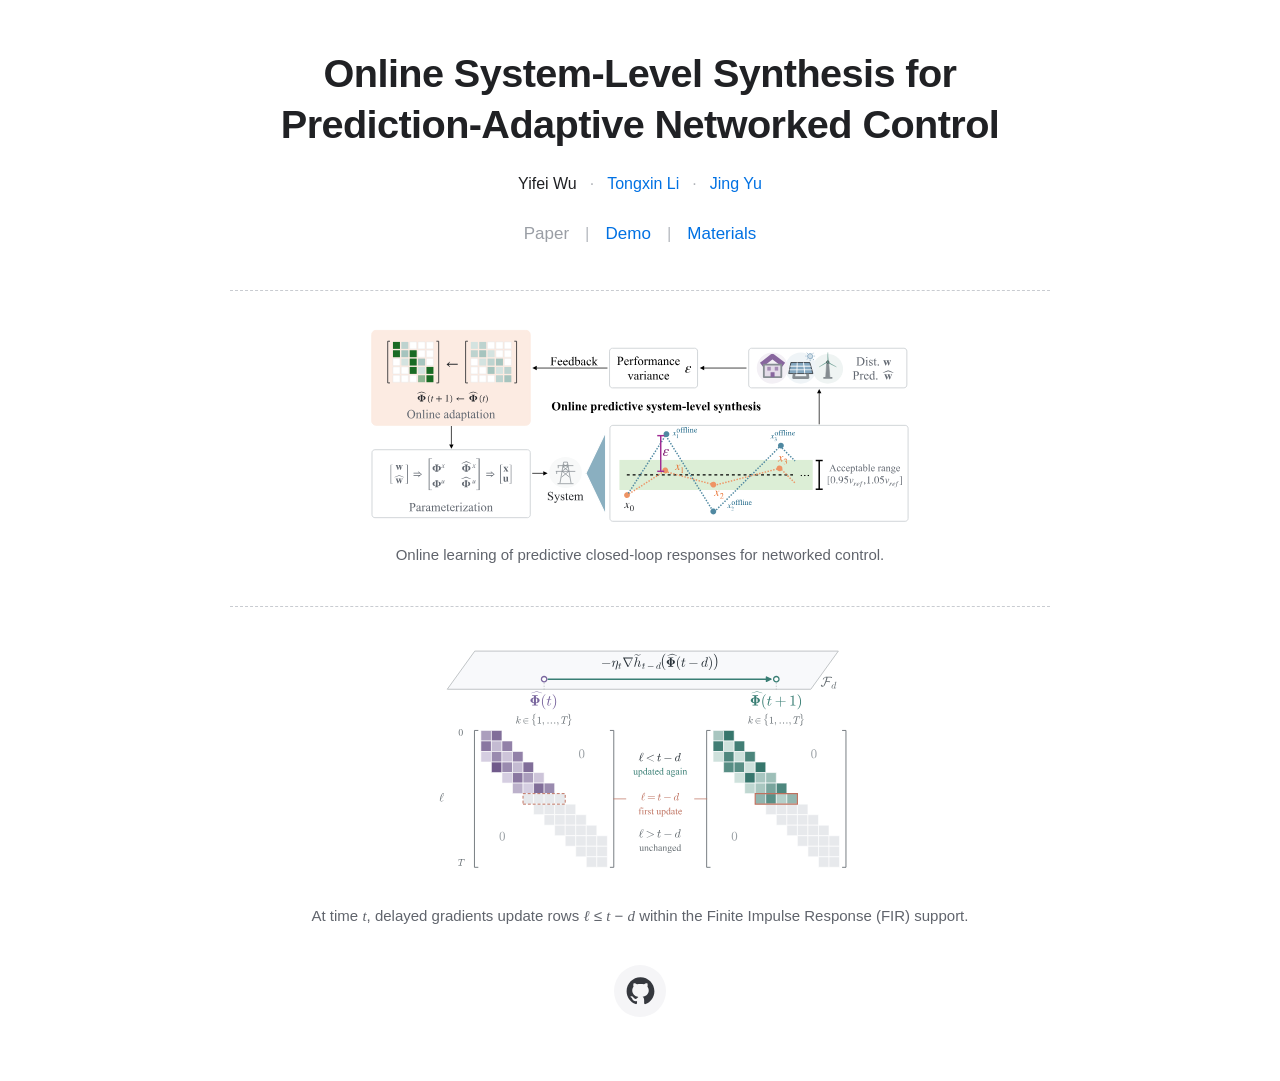
<file: index.html>
<!doctype html>
<html lang="en">
<head>
  <meta charset="utf-8">
  <meta name="viewport" content="width=device-width, initial-scale=1">
  <meta name="referrer" content="no-referrer">
  <meta name="description" content="Online System-Level Synthesis for Prediction-Adaptive Networked Control. Yifei Wu, Tongxin Li, and Jing Yu.">
  <meta http-equiv="Content-Security-Policy" content="default-src 'none'; style-src 'unsafe-inline'; img-src 'self' data:; base-uri 'none'; form-action 'none'">
  <title>Online System-Level Synthesis for Prediction-Adaptive Networked Control</title>
  <style>
    :root {
      color-scheme: light;
      --ink: #202124;
      --muted: #60646c;
      --link: #0071e3;
      --rule: #c9ccd1;
    }
    *, *::before, *::after { box-sizing: border-box; }
    body {
      margin: 0;
      background: #fff;
      color: var(--ink);
      font-family: -apple-system, BlinkMacSystemFont, "Segoe UI", sans-serif;
      -webkit-font-smoothing: antialiased;
    }
    main {
      width: min(100%, 1016px);
      margin: 0 auto;
      padding: 48px 28px 64px;
    }
    header { text-align: center; }
    h1 {
      max-width: 920px;
      margin: 0 auto;
      font-size: clamp(27px, 3.1vw, 40px);
      font-weight: 600;
      line-height: 1.28;
      letter-spacing: -.6px;
      text-wrap: balance;
    }
    h1 span { white-space: nowrap; }
    a { color: var(--link); text-decoration: none; text-underline-offset: 4px; }
    a:hover { text-decoration: underline; }
    a:focus-visible { outline: 2px solid var(--link); outline-offset: 5px; }
    .authors {
      display: flex;
      justify-content: center;
      align-items: baseline;
      flex-wrap: wrap;
      gap: 8px 13px;
      margin: 22px 0 0;
      font-size: 16px;
      line-height: 1.5;
    }
    .authors > span[aria-hidden] { color: #b1b4b9; }
    nav {
      display: flex;
      justify-content: center;
      align-items: center;
      gap: 16px;
      margin-top: 20px;
      font-size: 17px;
      line-height: 1.5;
    }
    nav a, nav [aria-disabled] { display: inline-flex; align-items: center; min-height: 36px; }
    nav [aria-disabled] { color: #9a9ea5; cursor: default; }
    nav .separator { color: #b8bbc1; }
    hr {
      max-width: 820px;
      height: 0;
      margin: 38px auto;
      border: 0;
      border-top: 1px dashed var(--rule);
    }
    figure { margin: 0; text-align: center; }
    .figure-link { display: block; margin: 0 auto; cursor: zoom-in; }
    .overview .figure-link { max-width: 540px; }
    .update .figure-link { width: 66.6667%; max-width: 453.333px; }
    img { display: block; width: 100%; height: auto; }
    figcaption {
      max-width: 740px;
      margin: 20px auto 0;
      color: var(--muted);
      font-size: 15px;
      line-height: 1.65;
      text-wrap: pretty;
    }
    .math { white-space: nowrap; }
    var { font-family: Georgia, "Times New Roman", serif; }
    .project-footer { display: flex; justify-content: center; margin-top: 36px; }
    .github-link {
      display: inline-flex;
      align-items: center;
      justify-content: center;
      width: 52px;
      height: 52px;
      border-radius: 50%;
      color: #35383e;
      background: #f5f5f7;
      transition: background .2s ease, color .2s ease;
    }
    .github-link:hover { background: #eaecef; color: #17191c; }
    .github-link svg { display: block; width: 29px; height: 29px; fill: currentColor; animation: github-float 3.4s ease-in-out infinite; }
    @keyframes github-float {
      0%, 100% { transform: translateY(1px); }
      50% { transform: translateY(-3px); }
    }
    @media (prefers-reduced-motion: reduce) {
      .github-link { transition: none; }
      .github-link svg { animation: none; }
    }
    @media (max-width: 600px) {
      main { padding: 32px 20px 44px; }
      h1 { font-size: 29px; line-height: 1.27; letter-spacing: -.45px; }
      .authors { font-size: 14px; gap: 6px 10px; margin-top: 20px; }
      nav { font-size: 16px; margin-top: 16px; gap: 14px; }
      hr { margin: 29px auto; }
      figcaption { margin-top: 16px; font-size: 14px; line-height: 1.6; }
    }
    @media (max-width: 360px) {
      main { padding-inline: 16px; }
      h1 { font-size: 26px; }
      .authors { gap: 5px 8px; }
    }
  </style>
</head>
<body>
  <main>
    <header>
      <h1>Online <span>System-Level</span> Synthesis for <span>Prediction-Adaptive</span> Networked Control</h1>
      <p class="authors">
        <span>Yifei Wu</span>
        <span aria-hidden="true">·</span>
        <a href="https://tongxin.me/" target="_blank" rel="noopener noreferrer">Tongxin Li</a>
        <span aria-hidden="true">·</span>
        <a href="https://jingyu.io/" target="_blank" rel="noopener noreferrer">Jing Yu</a>
      </p>
      <nav aria-label="Paper resources">
        <span role="link" aria-disabled="true">Paper</span>
        <span class="separator" aria-hidden="true">|</span>
        <a href="demo.html">Demo</a>
        <span class="separator" aria-hidden="true">|</span>
        <a href="supplementary_materials.pdf" target="_blank" rel="noopener noreferrer">Materials</a>
      </nav>
    </header>

    <hr>

    <figure class="overview">
      <a class="figure-link" href="assets/paper/method-overview.svg" target="_blank" rel="noopener noreferrer" aria-label="Open the method overview at full size">
        <img src="assets/paper/method-overview.svg" width="740" height="267" alt="Observed data update predictive state and input responses, which shape control actions in the network." fetchpriority="high">
      </a>
      <figcaption>Online learning of predictive closed-loop responses for networked control.</figcaption>
    </figure>

    <hr>

    <figure class="update">
      <a class="figure-link" href="assets/paper/response-update.svg" target="_blank" rel="noopener noreferrer" aria-label="Open the response update diagram at full size">
        <img src="assets/paper/response-update.svg" width="420" height="221" alt="A delayed gradient evaluated at the stored predictive response updates completed matrix rows within the FIR support.">
      </a>
      <figcaption>At time <var>t</var>, delayed gradients update rows <span class="math"><var>ℓ</var> ≤ <var>t</var> − <var>d</var></span> within the Finite Impulse Response (FIR) support.</figcaption>
    </figure>

    <footer class="project-footer">
      <a class="github-link" href="https://github.com/Wu-yi-fei/online-predsls-demo" target="_blank" rel="noopener noreferrer" aria-label="View O-PredSLS on GitHub" title="GitHub">
        <!-- GitHub mark: Primer Octicons.
MIT License

Copyright (c) 2026 GitHub Inc.

Permission is hereby granted, free of charge, to any person obtaining a copy
of this software and associated documentation files (the "Software"), to deal
in the Software without restriction, including without limitation the rights
to use, copy, modify, merge, publish, distribute, sublicense, and/or sell
copies of the Software, and to permit persons to whom the Software is
furnished to do so, subject to the following conditions:

The above copyright notice and this permission notice shall be included in all
copies or substantial portions of the Software.

THE SOFTWARE IS PROVIDED "AS IS", WITHOUT WARRANTY OF ANY KIND, EXPRESS OR
IMPLIED, INCLUDING BUT NOT LIMITED TO THE WARRANTIES OF MERCHANTABILITY,
FITNESS FOR A PARTICULAR PURPOSE AND NONINFRINGEMENT. IN NO EVENT SHALL THE
AUTHORS OR COPYRIGHT HOLDERS BE LIABLE FOR ANY CLAIM, DAMAGES OR OTHER
LIABILITY, WHETHER IN AN ACTION OF CONTRACT, TORT OR OTHERWISE, ARISING FROM,
OUT OF OR IN CONNECTION WITH THE SOFTWARE OR THE USE OR OTHER DEALINGS IN THE
SOFTWARE.
        -->
        <svg xmlns="http://www.w3.org/2000/svg" width="29" height="29" aria-hidden="true" focusable="false" viewBox="0 0 24 24"><path d="M10.226 17.284c-2.965-.36-5.054-2.493-5.054-5.256 0-1.123.404-2.336 1.078-3.144-.292-.741-.247-2.314.09-2.965.898-.112 2.111.36 2.83 1.01.853-.269 1.752-.404 2.853-.404 1.1 0 1.999.135 2.807.382.696-.629 1.932-1.1 2.83-.988.315.606.36 2.179.067 2.942.72.854 1.101 2 1.101 3.167 0 2.763-2.089 4.852-5.098 5.234.763.494 1.28 1.572 1.28 2.807v2.336c0 .674.561 1.056 1.235.786 4.066-1.55 7.255-5.615 7.255-10.646C23.5 6.188 18.334 1 11.978 1 5.62 1 .5 6.188.5 12.545c0 4.986 3.167 9.12 7.435 10.669.606.225 1.19-.18 1.19-.786V20.63a2.9 2.9 0 0 1-1.078.224c-1.483 0-2.359-.808-2.987-2.313-.247-.607-.517-.966-1.034-1.033-.27-.023-.359-.135-.359-.27 0-.27.45-.471.898-.471.652 0 1.213.404 1.797 1.235.45.651.921.943 1.483.943.561 0 .92-.202 1.437-.719.382-.381.674-.718.944-.943"/></svg>
      </a>
    </footer>
  </main>
</body>
</html>
</file>
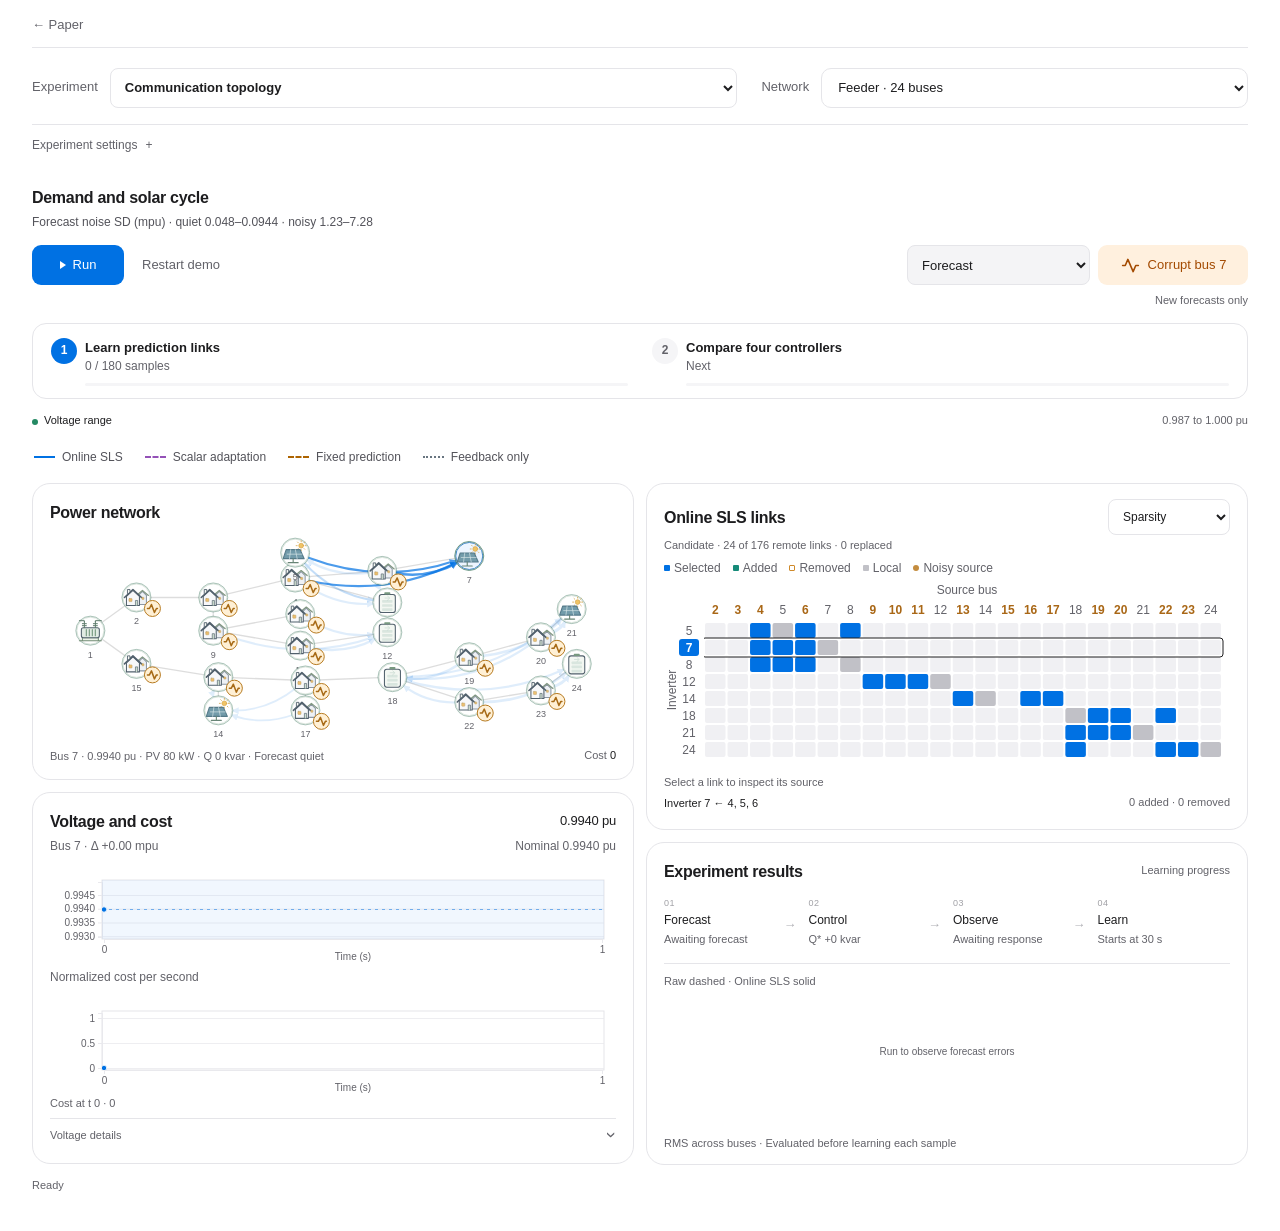
<file: demo.html>
<!doctype html>
<html lang="en">
<head>
<meta charset="utf-8">
<meta name="viewport" content="width=device-width, initial-scale=1">
<meta name="referrer" content="no-referrer">
<meta name="description" content="O-PredSLS: Online System-Level Synthesis for Prediction-Adaptive Networked Control. Interactive voltage regulation and communication selection experiments.">
<meta http-equiv="Content-Security-Policy" content="default-src 'none'; script-src 'self' 'unsafe-inline'; style-src 'unsafe-inline'; font-src 'self'; img-src data:; connect-src 'none'; base-uri 'none'; form-action 'none'">
<title>O-PredSLS Experiments</title>
<style>html { color-scheme:light; background:#fff; }
body.research-site {
  --font-ui:-apple-system,BlinkMacSystemFont,'SF Pro Text','Segoe UI',sans-serif;
  --background:#fff; --foreground:#1d1d1f; --primary:#0071e3; --primary-foreground:#fff;
  --muted:#f5f5f7; --muted-foreground:#626269; --border:#e5e5e9; --popover:#fff;
  --viz-series-1:#0071e3; --viz-series-2:#ad6400; --viz-series-3:#687580; --viz-series-4:#9451b7;
  --matrix-added:#168b79; --matrix-removed:#cf8a2b; --attack:#c56c1b;
  margin:0; min-width:280px; color:var(--foreground); background:#fff;
  font:14px/1.45 var(--font-ui); -webkit-font-smoothing:antialiased;
}
*,*::before,*::after { box-sizing:border-box; }
a { color:inherit; text-decoration:none; }
a:hover { color:var(--primary); }
button,input,select { font:inherit; }
button,select,summary { cursor:pointer; touch-action:manipulation; }
button,select,svg { -webkit-user-select:none; user-select:none; }
button { appearance:none; }
:focus-visible { outline:3px solid #0071e355; outline-offset:3px; }
.research-header,#power-response-demo,.research-footer { width:calc(100% - 64px); max-width:1240px; margin:0 auto; }
.research-header { padding:24px 0 22px; }
.research-title-row { display:flex; justify-content:space-between; align-items:center; gap:20px; }
h1 { font-size:30px; font-weight:600; letter-spacing:-1.1px; line-height:1.15; margin:0; }
.research-tag { margin-left:16px; font-size:12px; color:var(--muted-foreground); font-weight:400; letter-spacing:0; vertical-align:middle; }
.research-header nav { display:flex; gap:18px; color:var(--muted-foreground); font-size:12px; }
#power-response-demo { position:relative; }
#power-response-demo [hidden] { display:none!important; }
.tabular-nums { font-variant-numeric:tabular-nums; }
.pr-controlbar { display:flex; justify-content:space-between; gap:16px; align-items:center; padding:0 0 16px; }
.pr-toolbar,.pr-actions,.pr-settings { display:flex; align-items:center; gap:8px; }
.btn { display:inline-flex; align-items:center; justify-content:center; gap:7px; min-height:40px; padding:8px 14px; border:1px solid transparent; border-radius:9px; background:var(--muted); color:var(--foreground); white-space:nowrap; font-size:13px; font-weight:500; transition:background .15s,transform .15s; }
.btn:hover:not(:disabled) { background:#ececf0; }
.btn:active:not(:disabled) { transform:scale(.98); }
.btn:disabled { opacity:.4; cursor:default; }
.btn-play { background:var(--primary); color:#fff; min-width:86px; }
.btn-play::before { content:''; display:inline-block; width:0; height:0; border-top:4px solid transparent; border-bottom:4px solid transparent; border-left:6px solid currentColor; }
.btn-play[aria-pressed='true']::before { width:6px; height:8px; border:0; border-left:2px solid currentColor; border-right:2px solid currentColor; }
.btn-play:hover:not(:disabled) { background:#0077ed; }
.btn-quiet { color:#53535a; }
.btn-attack { background:#fff2e5; color:#a95511; padding:6px 13px; min-width:136px; }
.btn-attack svg { fill:currentColor; transition:transform .16s; }
.btn-attack:hover:not(:disabled) { background:#ffe9d1; }
.btn-attack:hover:not(:disabled) svg { transform:rotate(-9deg); }
select { background:var(--muted); border:1px solid transparent; border-radius:8px; padding:8px 10px; color:var(--foreground); min-height:40px; font-size:13px; }
#pr-speed { background:transparent; color:var(--muted-foreground); padding-left:4px; padding-right:1px; }
.pr-actions label,#pr-clock { color:var(--muted-foreground); font-size:12px; }
#pr-clock { margin-left:3px; min-width:57px; }
.pr-comparison-controls { display:flex; align-items:center; gap:12px; padding:8px 0; flex-wrap:wrap; }
.pr-comparison-controls label { display:inline-flex; align-items:center; gap:8px; color:var(--muted-foreground); font-size:12px; }
.pr-comparison-controls select { background:#fff; border-color:var(--border); }
.btn-compare { min-height:36px; padding:6px 12px; color:var(--primary); background:#edf5fe; }
.btn-compare:hover:not(:disabled) { background:#e2effe; }
.pr-mission { display:flex; align-items:center; gap:16px; padding:0 0 14px; font-size:12px; color:var(--muted-foreground); flex-wrap:wrap; }
#pr-voltage-range { white-space:nowrap; }
.pr-mission strong { font-weight:500; color:var(--foreground); }
.pr-target { color:var(--muted-foreground); }
.pr-status-dot { display:inline-block; width:6px; height:6px; border-radius:50%; background:#248963; margin-right:6px; vertical-align:middle; }
#pr-voltage-status[data-state='recovering'] { background:var(--attack); }
.pr-dashboard { display:grid; grid-template-columns:minmax(0,1fr) minmax(0,1fr); gap:14px; }
.pr-panel { min-width:0; padding:14px 16px 12px; background:#fff; border:1px solid var(--border); border-radius:16px; }
.pr-subhead { display:flex; align-items:center; justify-content:space-between; gap:10px; min-height:25px; }
.pr-subhead h2 { font-size:15px; font-weight:600; letter-spacing:-.2px; margin:0; }
.pr-caption { font-size:11px; color:var(--muted-foreground); margin:0; }
#pr-action-note { text-align:right; }
.pr-panel-foot { display:flex; justify-content:space-between; align-items:center; gap:10px; min-height:22px; font-size:11px; color:var(--muted-foreground); }
#pr-bus-detail { min-width:0; line-height:1.4; }
.pr-live-stage { flex-shrink:0; }
.pr-live-stage strong { color:var(--foreground); font-weight:500; }
.pr-chart { width:100%; display:block; overflow:visible; }
.pr-chart text { fill:var(--muted-foreground); font:10px var(--font-ui); }
.pr-chart .bus-number { font-size:9px; font-weight:500; }
.pr-chart .fault-mark { display:none; }
.pr-chart .domain,.pr-chart .tick line,.pr-chart .grid line { stroke:#e9e9ed; }
.pr-chart .grid line { stroke-opacity:.75; }
.pr-chart .grid .domain { display:none; }
.pr-chart .matrix-columns text,.pr-chart .matrix-rows text { font-size:8px; }
.pr-chart .matrix-axis { font-size:9px; }
.pr-matrix-key,.pr-legend { display:flex; align-items:center; flex-wrap:wrap; gap:11px; color:var(--muted-foreground); font-size:10px; }
.pr-matrix-key>span { display:inline-flex; align-items:center; gap:4px; }
.pr-cell-key { width:6px; height:6px; display:inline-block; border-radius:1px; }
.pr-cell-key.connected { background:var(--primary); }
.pr-cell-key.added { background:var(--matrix-added); }
.pr-cell-key.removed { border:1px solid var(--matrix-removed); }
.pr-state-value { font-size:13px; font-weight:500; color:var(--foreground); letter-spacing:-.2px; }
.pr-plot-label { display:flex; align-items:center; justify-content:space-between; gap:10px; font-size:11px; color:var(--muted-foreground); padding:3px 0 0; min-height:20px; }
.pr-target-key { color:var(--muted-foreground); font-size:11px; }
#pr-pulse-summary { font-size:11px; color:var(--attack); text-align:right; }
#pr-stage-detail { min-height:16px; font-size:11px; }
.pr-bottomline { display:flex; align-items:center; justify-content:space-between; gap:16px; min-height:39px; }
.pr-legend { gap:15px; }
.pr-legend button { display:flex; align-items:center; gap:5px; padding:3px 0; background:transparent; border:0; font-size:11px; color:#616167; }
.pr-legend button[aria-pressed='false'] { opacity:.35; }
.pr-swatch { position:relative; display:inline-block; width:21px; border-top:2px solid var(--viz-series-1); margin-right:2px; color:var(--viz-series-1); }
.pr-swatch.scalar { border-color:var(--viz-series-4); border-top-style:dashed; color:var(--viz-series-4); }
.pr-swatch.static { border-color:var(--viz-series-2); border-top-style:dashed; color:var(--viz-series-2); }
.pr-swatch.causal { border-color:var(--viz-series-3); border-top-style:dotted; color:var(--viz-series-3); }
#pr-event { font-size:11px; color:var(--muted-foreground); text-align:right; }
.pr-overlap-note { font-size:11px; color:var(--muted-foreground); margin:0 0 8px; }
.pr-adaptation { border-top:1px solid var(--border); margin-top:0; }
summary { display:flex; align-items:center; gap:8px; padding:12px 0; font-size:12px; color:var(--muted-foreground); list-style:none; }
summary::-webkit-details-marker { display:none; }
summary span { color:var(--muted-foreground); transition:transform .15s; }
.pr-adaptation[open] summary span { transform:rotate(45deg); }
.pr-settings { flex-wrap:wrap; gap:12px 20px; padding:8px 0 14px; }
.pr-settings label { display:inline-flex; align-items:center; gap:6px; font-size:12px; }
.pr-settings input { accent-color:var(--primary); }
.pr-tooltip { position:absolute; display:none; pointer-events:none; z-index:10; padding:9px 11px; background:#fff; border:1px solid var(--border); border-radius:10px; box-shadow:0 4px 18px #0000000d; font-size:11px; }
.pr-tooltip div { display:flex; justify-content:space-between; gap:14px; }
#pr-error { padding:18px 0; color:#b33c31; }
#pr-network .bus-node { cursor:pointer; outline:none; }
#pr-network .bus-node[aria-disabled='true'] { cursor:default; }
#pr-network .bus-icon,#pr-network .bus-number,#pr-network .bus-target { pointer-events:none; }
.pr-algorithm-flow { display:grid; grid-template-columns:repeat(4,minmax(0,1fr)); gap:12px; padding:13px 0 15px; }
.pr-algorithm-flow>div { display:flex; flex-direction:column; position:relative; gap:2px; min-width:0; }
.pr-algorithm-flow>div:not(:last-child)::after { content:'→'; position:absolute; top:19px; right:0; color:#b0b0b5; font-size:13px; }
.pr-flow-index { font-size:9px; color:#a1a1a6; letter-spacing:.5px; }
.pr-algorithm-flow strong { font-size:12px; font-weight:500; }
.pr-algorithm-flow span:last-child { font-size:11px; color:var(--muted-foreground); white-space:normal; overflow-wrap:anywhere; }
.pr-algorithm-flow[data-updated='true']>div:last-child strong { color:var(--primary); }
.pr-learning-caption { display:flex; justify-content:space-between; align-items:center; gap:12px; min-height:32px; font-size:11px; color:var(--muted-foreground); border-top:1px solid var(--border); padding-top:6px; }
.btn-fit { min-height:26px; font-size:10px; padding:4px 8px; background:var(--muted); }
#pr-view { min-height:25px; padding:2px 6px; font-size:10px; border:0; background:var(--muted); color:#53535a; }
#pr-mode-note { font-size:11px; margin-top:1px; }
.pr-cost-table { width:100%; border-collapse:collapse; margin:2px 0 5px; font-size:11px; }
.pr-cost-table th,.pr-cost-table td { padding:3px 0; text-align:right; font-weight:400; }
.pr-cost-table thead th { color:var(--muted-foreground); font-size:11px; padding-bottom:5px; border-bottom:1px solid var(--border); }
.pr-cost-table th:first-child { text-align:left; }
.pr-cost-table tbody th { color:var(--foreground); }
.pr-cost-table tbody tr:first-child th,.pr-cost-table tbody tr:first-child td { font-weight:500; }
.pr-cost-table tbody td:last-child { color:var(--muted-foreground); }
.pr-cost-table .pr-swatch { width:17px; vertical-align:middle; margin-right:8px; }
.pr-comparison-summary { font-size:11px; color:var(--foreground); margin:6px 0 2px; min-height:16px; }
.pr-comparison-note { font-size:11px; color:var(--muted-foreground); }
.research-footer { display:flex; align-items:flex-start; justify-content:space-between; gap:20px; border-top:1px solid var(--border); }
.research-methods { flex:1; }
.research-methods-body { max-width:1100px; display:grid; grid-template-columns:1fr 1fr; gap:22px; padding:0 0 12px; color:var(--muted-foreground); font-size:12px; line-height:1.6; }
.research-methods-body h3 { font-size:13px; color:var(--foreground); font-weight:500; margin:12px 0 6px; }
.research-methods-body p { margin:5px 0 9px; }
.pr-equation { font-family:'Times New Roman',serif; font-size:16px; color:var(--foreground); line-height:1.7; }
.pr-scope { font-size:10px; color:#8b8b90; }
.research-colophon { color:var(--muted-foreground); font-size:11px; padding:10px 0; white-space:nowrap; }
#pr-stage .intervention-label { fill:var(--attack); }
@media(max-width:1000px) { .research-header,#power-response-demo,.research-footer { width:calc(100% - 32px); } .research-tag { margin-left:10px; font-size:11px; } .pr-bottomline { flex-wrap:wrap; gap:3px; padding:6px 0; } .pr-legend { gap:11px; } .pr-panel { padding-left:12px; padding-right:12px; } .pr-matrix-key { gap:6px; font-size:9px; } }
@media(max-width:650px) { .research-header { padding:20px 0 16px; } h1 { font-size:28px; } .research-tag { display:none; } .research-header nav { font-size:11px; gap:12px; } .pr-controlbar { flex-wrap:wrap; gap:10px; } .pr-toolbar,.pr-actions { width:100%; } .pr-toolbar { gap:7px; } .btn-attack { margin-left:auto; } #pr-clock { margin-left:auto; } .pr-comparison-controls { gap:8px; } .pr-comparison-controls>.pr-caption { flex-basis:100%; font-size:11px; } .pr-mission { font-size:10px; gap:6px; padding-top:2px; flex-wrap:wrap; } .pr-target { display:none; } .pr-dashboard { grid-template-columns:minmax(0,1fr); gap:10px; } .pr-panel { border-radius:12px; padding:11px 12px; } .pr-bottomline { gap:4px; padding:9px 0; } #pr-event { text-align:left; } .pr-legend { gap:8px 14px; } .pr-algorithm-flow { gap:6px; } .pr-algorithm-flow span:last-child { font-size:11px; } .research-methods-body { grid-template-columns:1fr; gap:8px; } .research-colophon { font-size:11px; } }
@media(pointer:coarse) { .btn,select { min-height:42px; } .pr-legend button { min-height:32px; } }
@media(prefers-reduced-motion:reduce) { *,*::before,*::after { animation:none!important; transition:none!important; } }

.research-footer>a { padding:10px 0; font-size:11px; color:var(--muted-foreground); }
.research-footer>a:hover { color:var(--primary); }

.pr-phase-actions { display:flex; align-items:center; gap:9px; margin-left:auto; }
.pr-phase-badge { font-size:11px; font-weight:500; color:#6e6e73; background:#f5f5f7; padding:5px 9px; border-radius:7px; }
.pr-phase-badge[data-phase='deployment'] { color:#0071e3; background:#edf5fe; }
.btn-deploy { min-height:30px; padding:4px 10px; color:var(--primary); background:#edf5fe; }
@media(max-width:650px) { .pr-phase-actions { margin-left:0; width:100%; justify-content:space-between; } }

.pr-attack-hint { font-size:11px; color:var(--muted-foreground); }
.btn-attack { background:#fff0de; color:#a34a00; min-width:150px; min-height:40px; }
.btn-attack svg { width:21px; height:21px; }
.btn-attack[data-holding='true'] { background:#bd570a; color:#fff; box-shadow:0 0 0 4px #bd570a18; }
.btn-stop-attacks { color:#a34a00; background:#fff0de; }
.pr-attack-count { display:inline-grid; place-items:center; min-width:21px; min-height:21px; padding:0 4px; border-radius:6px; background:#a34a0014; font-size:12px; }
.pr-matrix-panel .pr-subhead { flex-wrap:wrap; gap:8px; }
#pr-matrix-view { min-height:36px; padding:6px 9px; font-size:12px; max-width:100%; }
#pr-matrix-key { min-height:24px; justify-content:flex-start; font-size:12px; gap:8px 12px; }
#pr-matrix-key .change-scale { display:none; }
.pr-cell-key.decreased { background:#c56c1b; }
.pr-cell-key.increased { background:#0071e3; }
.pr-cell-key.outline { border:1px solid #404047; width:9px; height:9px; }
#pr-topology-note { min-height:15px; font-size:11px; }
.pr-chart .matrix-columns text,.pr-chart .matrix-rows text { font-size:10px; }
.intervention-badge { pointer-events:auto; }
@media(max-width:650px) { .pr-attack-hint { font-size:11px; } .btn-attack { min-width:132px; } #pr-matrix-key { gap:8px; font-size:12px; } .pr-chart .matrix-columns text { font-size:8px; } }

@media(max-width:380px) { .pr-attack-hint { display:none; } .pr-actions { gap:6px; } }

#pr-network .bus-node { touch-action:none; -webkit-touch-callout:none; }
#pr-network .bus-node[data-holding='true'] { cursor:grabbing; }

.pr-topology-history { display:flex; align-items:center; gap:10px; margin:4px 0; min-height:28px; }
.pr-topology-history label { font-size:11px; color:var(--muted-foreground); min-width:75px; }
.pr-topology-history input { flex:1; min-width:50px; margin:0; height:20px; accent-color:var(--primary); cursor:ew-resize; }
.pr-topology-history button { border:0; background:var(--muted); color:var(--primary); border-radius:6px; padding:5px 8px; font-size:10px; white-space:nowrap; }
.pr-topology-history button[aria-pressed='true'] { background:#edf5fe; }
.pr-topology-history input:disabled,.pr-topology-history button:disabled { opacity:.4; cursor:default; }
#pr-topology-note { min-height:28px; line-height:1.4; color:#60606a; }

.pr-topology-status { display:flex; justify-content:space-between; gap:10px; font-size:11px; margin:4px 0 7px; color:var(--muted-foreground); }
.pr-topology-status strong { font-weight:500; color:var(--foreground); }
.pr-topology-events { display:flex; gap:6px; margin:0 0 6px; }
.pr-topology-events button { flex:1; min-width:0; display:flex; flex-direction:column; gap:2px; text-align:left; padding:6px 9px; border:1px solid var(--border); border-radius:7px; background:#f7f9fb; color:var(--foreground); }
.pr-topology-events button span { color:var(--muted-foreground); font-size:11px; }
.pr-topology-events button strong { font-weight:550; font-size:12px; }
.pr-topology-events button[aria-pressed='true'] { background:#eef7f4; border-color:#9bc7ba; }
.pr-link-flash { animation:pr-link-arrival 1.6s ease-out; }
@keyframes pr-link-arrival { 0%,30%,60% { filter:drop-shadow(0 0 4px #168b79); opacity:.35; } 15%,45%,100% { filter:drop-shadow(0 0 0 transparent); opacity:1; } }
#pr-attack-mode { background:#fff6eb; color:#a34a00; }
#pr-topology-note { min-height:14px; font-size:11px; }
@media(max-width:1000px) { .pr-attack-hint { display:none; } }

.pr-cost-tools { display:flex; justify-content:flex-end; }

.pr-comparison-summary { margin:5px 0 3px; color:#53535a; line-height:1.4; }
#pr-deploy:not(:disabled) { background:#0071e3; color:#fff; }

/* The primary actions stay together as the available width narrows. */
@media(max-width:1100px) {
  .pr-controlbar { flex-wrap:wrap; gap:12px 20px; }
  .pr-actions { margin-left:auto; flex-wrap:wrap; }
  .pr-mission { gap:8px 14px; }
  .pr-mission .pr-target { display:none; }
}
@media(max-width:650px) {
  .research-title-row { align-items:flex-start; flex-wrap:wrap; gap:12px; }
  .research-header { padding:20px 0; }
  h1 { font-size:27px; letter-spacing:-.8px; }
  .research-header nav { font-size:12px; }
  .pr-controlbar { padding-bottom:14px; }
  .pr-toolbar { flex-wrap:wrap; gap:7px; }
  .pr-actions { display:grid; grid-template-columns:minmax(0,1fr) 80px minmax(0,1.3fr); gap:8px; }
  .pr-actions select { min-width:0; width:100%; font-size:12px; padding:8px; }
  .pr-actions .btn-attack { min-width:0; width:100%; margin:0; font-size:12px; padding:8px; }
  .pr-mission { font-size:11px; }
  .pr-mission-goal { flex-basis:100%; }
  .pr-phase-actions { width:auto; margin-left:auto; }
  .pr-panel { border-radius:14px; padding:12px; }
  .pr-subhead { flex-wrap:wrap; gap:4px 10px; }
  .pr-subhead h2 { font-size:15px; }
  #pr-action-note { text-align:left; }
  .pr-algorithm-flow span:last-child { font-size:10px; }
  .pr-attack-hint { display:none; }
  #pr-clock { font-size:11px; flex-basis:100%; margin-left:0; }
}

@media(max-width:360px) {
  .pr-actions { grid-template-columns:1fr 1fr; }
  .pr-actions .btn-attack { grid-column:1 / -1; }
}

.pr-attack-stop { display:none; }
.btn-attack[data-attack-state='continuous'] .pr-attack-bolt { display:none; }
.btn-attack[data-attack-state='continuous'] .pr-attack-stop { display:block; }

/* Preserve readable source labels without widening the four panel layout. */
.pr-chart .matrix-columns text,.pr-chart .matrix-rows text { font-size:11px; }
.pr-chart .matrix-columns text[data-inspected='true'] { fill:var(--foreground); font-weight:650; }
.pr-cell-key.local { background:#c1c1c7; }
.pr-matrix-detail { flex-wrap:wrap; gap:2px 10px; align-items:flex-start; }
#pr-matrix-detail { color:var(--foreground); line-height:1.5; }
#pr-matrix-inspect-hint { margin:0 0 4px; }
.matrix-cell:focus-visible { outline:none; stroke:var(--foreground); stroke-width:2; }

/* Secondary controls stay compact with a mouse and comfortable to tap. */
:focus-visible { outline:2px solid var(--primary); outline-offset:3px; }
@media(max-width:650px),(pointer:coarse) {
  .btn-stop-attacks { min-height:44px; }
  #pr-matrix-view,#pr-view { min-height:44px; padding:8px 10px; font-size:12px; }
  .btn-fit,.btn-deploy { min-height:44px; padding:8px 12px; font-size:12px; }
  .pr-topology-history { gap:8px; }
  .pr-topology-history input { height:44px; }
  .pr-topology-history button { min-height:44px; padding:8px 12px; font-size:12px; }
  .pr-topology-events button { min-height:44px; }
  .pr-legend button { min-height:44px; padding:8px 10px; border-radius:8px; font-size:12px; background:var(--muted); }
  .pr-settings .form-check { min-height:44px; }
  .pr-adaptation summary { min-height:44px; }
}
@media(max-width:650px) {
  .pr-legend { display:grid; grid-template-columns:repeat(2,minmax(0,1fr)); gap:6px; width:100%; }
  .pr-legend button { min-width:0; justify-content:flex-start; text-align:left; }
  .pr-bottomline { gap:10px; }
}


.pr-experiment-bar { display:flex; align-items:center; flex-wrap:wrap; gap:10px 20px; padding:0 0 16px; }
.pr-experiment-bar label { display:inline-flex; align-items:center; gap:9px; color:var(--muted-foreground); font-size:12px; }
.pr-experiment-bar select { min-height:34px; padding:6px 10px; font-size:12px; background:#fff; border-color:var(--border); }
.pr-experiment-choice select { color:var(--foreground); font-weight:550; }
#pr-noise-caption { flex:1; min-width:220px; line-height:1.45; }
.pr-link-budget { margin:3px 0 2px; line-height:1.45; }
@media(max-width:650px) {
  .pr-experiment-bar { gap:8px 14px; padding-bottom:14px; }
  .pr-experiment-bar label { gap:7px; font-size:11px; }
  .pr-experiment-choice { flex:1; }
  .pr-experiment-choice select { flex:1; min-width:0; }
  #pr-noise-caption { flex-basis:100%; min-width:0; }
}


.pr-chart .matrix-columns text[data-noisy='true'] { fill:#a96716; font-weight:600; }
.pr-chart .matrix-columns text[data-noisy='true'][data-inspected='true'] { font-weight:750; }
.pr-cell-key.noisy-source { background:#c48c3e; border-radius:50%; }
.pr-noisy-links { margin:0 0 2px; line-height:1.45; color:#8b631f; }
@media(max-width:650px),(pointer:coarse) {
  .pr-experiment-bar select { min-height:44px; padding:8px 10px; }
}

.pr-command-inspector {margin-top:8px;border-top:1px solid var(--border,#e5e5e7);padding-top:7px}
.pr-command-inspector summary {cursor:pointer;font-size:12px;font-weight:600;min-height:44px;display:list-item}
.pr-command-scroll {max-width:100%;overflow-x:auto}
#pr-command-scroll-hint {display:block;color:var(--foreground,#1d1d1f);font-weight:500}
#pr-command-scroll-hint[hidden] {display:none}
.pr-command-scroll table {width:100%;min-width:520px;border-collapse:collapse;font-size:12px;line-height:1.5;font-variant-numeric:tabular-nums}
.pr-command-scroll th,.pr-command-scroll td {padding:7px 7px;text-align:right;white-space:nowrap;border-bottom:1px solid var(--border,#e5e5e7)}
.pr-command-scroll th:first-child {text-align:left;position:sticky;left:0;z-index:1;width:130px;min-width:130px;background:var(--surface-subtle,#f5f5f7);box-shadow:1px 0 0 var(--border,#e5e5e7)}
.pr-command-scroll thead th:first-child {z-index:2}
.pr-command-inspector>.pr-caption {font-size:12px;line-height:1.5}
.pr-forecast-observation {margin:8px 0;padding:8px 10px;background:var(--surface-subtle,#f5f5f7);border-radius:8px}
.pr-forecast-observation p {margin:3px 0;overflow-wrap:anywhere}
.pr-forecast-observation>.pr-caption {font-size:12px;line-height:1.5}
#pr-forecast-timing {font-variant-numeric:tabular-nums}
.pr-forecast-values {display:grid;grid-template-columns:repeat(3,minmax(0,1fr));gap:8px;margin:7px 0}
.pr-forecast-values dt {font-size:12px;color:var(--muted,#6e6e73);line-height:1.5}
.pr-forecast-values dd {margin:3px 0;font-size:16px;line-height:1.5;font-variant-numeric:tabular-nums;overflow-wrap:anywhere}
#pr-observed-error {font-weight:600}
.pr-source-controls { display:flex; flex-wrap:wrap; align-items:center; gap:6px 10px; margin:8px 0; }
.pr-source-controls .btn { min-height:44px; max-width:100%; white-space:normal; }
#pr-source-status { flex:1 1 150px; line-height:1.5; }

.pr-voltage-table { margin-top:8px; }
.pr-voltage-table th,.pr-voltage-table td { padding:3px 2px; }
#pr-voltage-metrics-note { margin:4px 0 10px; font-size:10px; line-height:1.5; }

.pr-scenario-heading { display:flex; align-items:center; justify-content:space-between; gap:16px; margin-bottom:18px; }
.pr-scenario-heading strong { font-size:15px; font-weight:550; letter-spacing:-.2px; }
.pr-scenario-heading p { margin-top:3px; }
.pr-scheduled-power { margin:5px 0 2px; color:#467b72; }
#pr-network .pr-scheduled-ring { stroke:#399b8b; stroke-width:2; }
.pr-trial-context { margin:8px 0; padding:7px 9px; background:#fff7ed; border-radius:7px; color:#93601f; font-size:11px; }
.pr-adaptation .pr-experiment-bar { padding-top:8px; }
@media(max-width:650px) {
  .pr-scenario-heading { align-items:flex-start; flex-wrap:wrap; gap:10px; margin-bottom:14px; }
  .pr-scenario-heading .btn { min-height:44px; }
  .pr-scheduled-power { font-size:10px; line-height:1.5; }
}

/* Keep the experiment visible and place optional controls behind disclosure. */
.research-header { padding:22px 0 18px; }
.pr-scenario-heading { margin-bottom:14px; }
.pr-scenario-heading strong { font-size:16px; font-weight:600; letter-spacing:-.3px; }
.pr-scenario-heading p { margin-top:4px; font-size:12px; line-height:1.5; }
.pr-controlbar { padding-bottom:14px; gap:14px 22px; }
.pr-toolbar { flex-shrink:0; }
.pr-toolbar .btn-play { min-width:92px; }
#pr-restart { background:transparent; color:var(--muted-foreground); padding:8px 9px; }
#pr-restart:hover { background:var(--muted); color:var(--foreground); }
.pr-toolbar .pr-phase-badge { margin-left:5px; }
#pr-clock { min-width:36px; font-size:12px; }
.pr-actions { flex-wrap:wrap; justify-content:flex-end; gap:8px; }
#pr-intervention { background:transparent; border-color:var(--border); max-width:100%; }
.pr-attack-hint { flex-basis:100%; text-align:right; font-size:11px; }
.pr-mission { gap:8px 16px; padding-bottom:12px; font-size:11px; }
#pr-voltage-range { margin-left:auto; }
.pr-dashboard { gap:12px; }
.pr-panel { border-radius:18px; padding:15px 17px 12px; }
.pr-subhead { min-height:26px; gap:5px 12px; }
.pr-subhead h2 { font-size:16px; letter-spacing:-.3px; }
.pr-comparison-summary { font-size:12px; line-height:1.45; }
.pr-panel-details { margin-top:6px; border-top:1px solid var(--border); }
.pr-panel-details>summary { min-height:32px; padding:7px 0 5px; font-size:11px; width:100%; }
.pr-panel-details>summary::after { content:'›'; margin-left:auto; padding-right:2px; font-size:19px; line-height:14px; transform:rotate(90deg); transition:transform .15s; }
.pr-panel-details[open]>summary::after { transform:rotate(-90deg); }
.pr-panel-details .pr-voltage-table { margin-top:5px; }
.pr-panel-details #pr-voltage-metrics-note { margin-bottom:5px; }
.pr-panel-details #pr-topology-note { margin:5px 0 3px; line-height:1.5; }
.pr-topology-status { margin-bottom:5px; }
.pr-bottomline { min-height:42px; gap:10px 16px; }
.pr-adaptation { padding-bottom:5px; }
.pr-adaptation>summary { min-height:42px; font-size:12px; }
.pr-settings-group { display:flex; align-items:center; flex-wrap:wrap; gap:12px 20px; padding:8px 0 12px; }
.pr-setting-control { display:inline-flex; align-items:center; gap:9px; color:var(--muted-foreground); font-size:12px; }
.pr-setting-control:has(select[hidden]) { display:none; }
.pr-attack-settings:not(:has(select:not([hidden]))) { display:none; }
.pr-settings-group select,#pr-speed,#pr-view,#pr-matrix-view { min-height:36px; padding:6px 10px; background:#fff; border:1px solid var(--border); border-radius:8px; font-size:12px; color:var(--foreground); }
.pr-settings-group .btn { min-height:36px; padding:6px 12px; font-size:12px; }
.pr-session-settings { padding-top:0; }
.pr-adaptation .pr-overlap-note { margin:0 0 10px; max-width:1000px; line-height:1.55; }
.pr-adaptation .pr-experiment-bar { padding-top:10px; border-top:1px solid var(--border); }
.pr-adaptation .pr-comparison-controls { padding:4px 0 8px; }
.pr-adaptation .pr-settings { padding:8px 0 12px; }
.pr-adaptation #pr-fit-detail:empty { display:none; }
@media(max-width:1100px) {
  .pr-controlbar { flex-wrap:wrap; }
  .pr-actions { margin-left:auto; }
  .pr-attack-hint { display:none; }
}
@media(max-width:650px) {
  .research-header { padding:19px 0 16px; }
  .pr-scenario-heading { margin-bottom:12px; }
  .pr-controlbar { gap:12px; padding-bottom:12px; }
  .pr-toolbar { width:100%; flex-wrap:nowrap; gap:5px; }
  .pr-toolbar .btn-play { min-width:82px; }
  .pr-toolbar .pr-phase-badge { margin-left:auto; font-size:10px; padding:5px 7px; }
  #pr-restart { padding-left:7px; padding-right:7px; font-size:12px; }
  #pr-clock { flex-basis:auto; margin-left:2px; min-width:33px; font-size:11px; }
  .pr-actions { display:flex; width:100%; gap:8px; margin-left:0; }
  .pr-actions #pr-intervention { flex:1 1 120px; width:auto; padding:8px 10px; font-size:12px; }
  .pr-actions .btn-attack { flex:1 1 120px; width:auto; padding:8px 10px; font-size:12px; }
  .pr-actions .btn-stop-attacks { flex:0 1 auto; min-height:44px; margin-left:auto; }
  .pr-mission { padding-bottom:10px; gap:6px 12px; }
  .pr-mission-goal { flex-basis:auto; }
  #pr-voltage-range { font-size:11px; }
  .pr-panel { padding:13px 12px 10px; border-radius:16px; }
  .pr-subhead h2 { font-size:15px; }
  .pr-panel-details>summary { min-height:44px; padding:10px 0 8px; font-size:12px; }
  .pr-settings-group { align-items:flex-start; gap:10px 14px; padding-bottom:12px; }
  .pr-setting-control { flex:1 1 160px; justify-content:space-between; gap:8px; font-size:12px; }
  .pr-setting-control select { min-width:0; max-width:70%; }
  .pr-settings-group select,.pr-settings-group .btn,#pr-speed,#pr-view,#pr-matrix-view { min-height:44px; padding:8px 10px; }
  .pr-adaptation>summary { min-height:46px; }
}
@media(max-width:360px) {
  .pr-toolbar { flex-wrap:wrap; }
  .pr-toolbar .pr-phase-badge { margin-left:auto; }
  #pr-clock { min-width:29px; }
  .pr-actions .btn-attack { grid-column:auto; }
}
@media(pointer:coarse) {
  .pr-panel-details>summary,.pr-settings-group select,.pr-settings-group .btn,#pr-speed,#pr-view,#pr-matrix-view { min-height:44px; }
}
#power-response-demo[data-interaction='power'] .pr-attack-hint { display:block; }
@media(max-width:650px) {
  #power-response-demo[data-interaction='power'] .pr-attack-hint { text-align:left; font-size:11px; }
}

.pr-controlbar { align-items:flex-start; }

/* Direct view selection stays usable while new samples repaint the chart. */
.pr-cost-switch { display:inline-flex; align-items:stretch; gap:3px; padding:3px; border-radius:10px; background:var(--muted); }
.pr-cost-switch button { min-height:34px; padding:6px 13px; border:0; border-radius:7px; background:transparent; color:var(--muted-foreground); font-size:12px; font-weight:500; white-space:nowrap; }
.pr-cost-switch button[aria-pressed='true'] { background:var(--background); color:var(--foreground); box-shadow:0 1px 3px #00000012; }
.pr-cost-switch button:hover { color:var(--foreground); }
.pr-cost-switch button:focus-visible { outline:2px solid var(--primary); outline-offset:1px; }
@media(max-width:650px),(pointer:coarse) {
  .pr-cost-switch button { min-height:44px; padding:8px 14px; font-size:12px; }
}

/* Keep the learning and comparison stages visible throughout one run. */
.pr-experiment-progress { margin:0 0 14px; padding:14px 18px 12px; border:1px solid var(--border); border-radius:14px; background:var(--background); }
.pr-progress-steps { display:grid; grid-template-columns:repeat(2,minmax(0,1fr)); gap:24px; list-style:none; margin:0; padding:0; }
.pr-progress-steps li { display:grid; grid-template-columns:26px minmax(0,1fr); grid-template-rows:1fr 3px; align-items:start; gap:8px; min-width:0; }
.pr-step-number { display:grid; place-items:center; width:26px; height:26px; border-radius:50%; background:var(--muted); color:var(--muted-foreground); font-size:12px; font-weight:600; }
.pr-progress-steps strong { display:block; font-size:13px; font-weight:600; line-height:1.5; }
.pr-progress-steps .tabular-nums { display:block; color:var(--muted-foreground); font-size:12px; line-height:1.5; }
.pr-progress-steps [aria-current='step'] .pr-step-number { background:var(--primary); color:#fff; }
.pr-progress-steps [data-status='complete'] .pr-step-number { background:#e8f3ef; color:#18745a; }
.pr-progress-track { grid-column:2; height:3px; border-radius:2px; background:var(--muted); overflow:hidden; }
.pr-progress-track>span { display:block; width:0; height:100%; background:var(--primary); transition:width 180ms linear; }
.pr-progress-steps [data-status='complete'] .pr-progress-track>span { background:#258666; }
#pr-transition-note { margin:10px 0 0; font-size:12px; line-height:1.5; color:var(--muted-foreground); }
.pr-learning-panel .pr-cost-table,.pr-learning-panel .pr-cost-table thead th { font-size:12px; }
.pr-method-links { display:block; margin:2px 0 4px 25px; color:var(--muted-foreground); font-size:12px; font-weight:400; line-height:1.4; }
@media(max-width:650px) {
  .pr-experiment-progress { padding:12px; border-radius:12px; }
  .pr-progress-steps { gap:14px; }
  .pr-progress-steps li { grid-template-columns:22px minmax(0,1fr); gap:6px; }
  .pr-step-number { width:22px; height:22px; }
  .pr-progress-steps strong { font-size:12px; }
  .pr-progress-track { grid-column:1 / -1; }
  #pr-results-stage { font-size:12px; }
}
@media(prefers-reduced-motion:reduce) { .pr-progress-track>span { transition:none; } }

/* Contextual evidence ties one actual inspected link to selection and execution. */
.pr-link-receipt { margin:12px 0 8px; padding:12px 0 4px; border-top:1px solid var(--border); color:var(--foreground); }
.pr-link-receipt h3 { margin:0 0 4px; font-size:14px; font-weight:600; line-height:1.4; }
.pr-link-receipt table { width:100%; table-layout:fixed; border-collapse:collapse; font-size:12px; line-height:1.5; font-variant-numeric:tabular-nums; margin:8px 0; }
.pr-link-receipt th,.pr-link-receipt td { padding:7px 4px; border-bottom:1px solid var(--border); text-align:right; overflow-wrap:anywhere; }
.pr-link-receipt th:first-child { width:34%; text-align:left; font-weight:500; }
.pr-link-receipt thead th { white-space:pre-line; vertical-align:bottom; font-weight:600; }
.pr-link-receipt td { color:var(--foreground); }
.pr-link-receipt .pr-link-choice.selected { color:var(--primary); font-weight:600; }
.pr-link-receipt .pr-link-choice.excluded { color:var(--muted-foreground); }
.pr-link-receipt #pr-link-receipt-action { width:auto; padding-top:12px; text-align:left; color:var(--muted-foreground); font-size:12px; font-weight:500; }
.pr-link-receipt tr[data-measure='commandKvar'] { font-weight:600; }
.pr-link-receipt #pr-link-receipt-note { font-size:12px; }
.pr-forecast-values dt { color:var(--muted-foreground); }

/* Current configuration replaces generic heading copy without another panel. */
.pr-scenario-heading p[data-forecast-settings='true'] { color:#53535a; font-weight:500; font-variant-numeric:tabular-nums; overflow-wrap:anywhere; }

/* Identify each measured policy before the shared plots, especially on phones. */
.pr-controller-key { margin:0 0 10px; gap:6px 18px; }
.pr-controller-key button { min-height:32px; padding:6px 2px; font-size:12px; line-height:1.4; color:#53535a; border-radius:7px; }
.pr-controller-key button:hover { color:var(--foreground); background:var(--muted); }
.pr-controller-key button[aria-pressed='false'] { opacity:1; text-decoration:line-through; }
.pr-controller-key button[aria-pressed='false'] .pr-swatch { opacity:.35; }
.pr-controller-key .pr-swatch { flex-shrink:0; }
@media(max-width:650px),(pointer:coarse) {
  .pr-controller-key { gap:6px; }
  .pr-controller-key button { min-height:44px; padding:8px 10px; }
}

/* Keep physical timing captions readable without competing with chart units. */
.pr-stage-panel .pr-plot-label { flex-wrap:wrap; align-items:baseline; row-gap:2px; line-height:1.5; font-size:12px; }
.pr-stage-panel .pr-plot-label>span { min-width:0; max-width:100%; overflow-wrap:anywhere; }
.pr-stage-panel .pr-target-key { font-size:12px; }
.pr-stage-panel #pr-pulse-summary { font-size:12px; color:#93551c; }
.pr-stage-panel #pr-pulse-summary:empty { display:none; }
@media(max-width:650px) {
  .pr-stage-label #pr-pulse-summary:not(:empty) { flex-basis:100%; text-align:left; }
}

/* Compact desktop columns with the original network, links, voltage, cost DOM order.
   Intrinsic heights are measured by observeDashboardLayout; ordinary grid is fallback. */
@media(min-width:651px) {
  .pr-dashboard[data-layout="columns"] { grid-auto-rows:1px; row-gap:0; align-items:start; }
  .pr-dashboard[data-layout="columns"]>.pr-panel { align-self:start; }
}

/* Inspection roles reuse the actual feeder marks, without moving any bus. */
.pr-network-inspection { display:flex; align-items:center; flex-wrap:wrap; gap:4px 8px; margin:2px 0 8px; color:#53535a; font-size:12px; line-height:1.5; }
.pr-network-inspection[hidden],.pr-network-inspection [hidden] { display:none; }
.pr-inspection-source,.pr-inspection-receiver { display:inline-flex; align-items:center; gap:5px; font-weight:600; }
.pr-inspection-source { color:#0066cc; }
.pr-inspection-receiver { color:#1d1d1f; }
.pr-inspection-source::before,.pr-inspection-receiver::before { content:''; width:10px; height:10px; box-sizing:border-box; border:2px solid currentColor; border-radius:50%; flex:none; }
.pr-inspection-source::before { border-style:dashed; }
.pr-network-inspection[data-local="true"] .pr-inspection-source::before { border-style:solid; }
#pr-network .bus-node[data-inspection-role="source"] .bus-number,
#pr-network .bus-node[data-inspection-role="receiver"] .bus-number,
#pr-network .bus-node[data-inspection-role="local"] .bus-number { fill:#1d1d1f !important; font-weight:750; paint-order:stroke; stroke:#fff; stroke-width:3px; stroke-linejoin:round; }
#pr-network .bus-node[data-inspection-role="source"] .bus-number { fill:#0066cc !important; }
#pr-matrix .matrix-columns text[data-inspected="true"],
#pr-matrix .matrix-rows g[aria-pressed="true"] text { font-size:12px; font-weight:750; }

/* The phone feeder gives all bus numbers room to be read, not smaller type. */
@media(max-width:650px) {
  #pr-network .bus-number { fill:#53535a !important; paint-order:stroke; stroke:#fff; stroke-width:2px; stroke-linejoin:round; }
}

/* Keep every source and inverter number readable without removing matrix columns. */
#pr-matrix .matrix-columns text,
#pr-matrix .matrix-rows text,
#pr-matrix .matrix-axis { font-size:12px; }

/* Network choice changes the physical model and retains readable geometry. */
.pr-network-picker { display:flex; align-items:center; gap:10px; flex-shrink:0; color:var(--muted-foreground); font-size:12px; }
.pr-network-picker select { min-height:40px; border:1px solid #e8e8ed; border-radius:10px; background:#f5f5f7; color:var(--foreground); padding:8px 30px 8px 12px; font:inherit; font-size:13px; cursor:pointer; }
.pr-network-scroll,.pr-matrix-scroll { min-width:0; }
[data-network="feeder47"] .pr-network-scroll,[data-network="feeder47"] .pr-matrix-scroll { overflow-x:auto; overscroll-behavior-x:contain; scrollbar-width:thin; padding-bottom:8px; }
[data-network="feeder47"] .pr-network-scroll:focus-visible,[data-network="feeder47"] .pr-matrix-scroll:focus-visible { outline:2px solid var(--primary); outline-offset:3px; border-radius:4px; }
@media(max-width:650px) { .pr-network-picker { width:100%; justify-content:space-between; } .pr-network-picker select { flex:1; max-width:240px; min-height:44px; } }
[data-network="feeder47"] .pr-chart .matrix-columns text,[data-network="feeder47"] .pr-chart .matrix-rows text { font-size:12px; }

.pr-scroll-hint { margin:4px 0 8px; color:var(--muted-foreground); font-size:11px; text-align:right; }

/* The existing matrix cue reports the columns actually visible while scrolling. */
#pr-matrix-scroll-hint { font-size:12px; }

/* Paper landing section and primary experiment controls. */
.research-header { padding:38px 0 28px; text-align:center; }
.research-header h1 { font-size:clamp(28px,3.4vw,40px); line-height:1.15; letter-spacing:-.9px; }
.research-paper-title { max-width:850px; margin:14px auto 0; font-size:19px; font-weight:500; line-height:1.4; letter-spacing:-.2px; text-wrap:balance; }
.research-paper-title span { white-space:nowrap; }
.research-authors { margin:10px 0 0; font-size:14px; color:var(--muted-foreground); }
.research-authors span { margin:0 6px; color:#b2b2b8; }
.research-summary { margin:10px auto 0; max-width:720px; font-size:14px; line-height:1.5; color:var(--muted-foreground); text-wrap:balance; }
.research-header .research-resources { display:flex; justify-content:center; align-items:center; gap:14px; margin-top:18px; font-size:14px; }
.research-resources>span { color:#b7b7be; }
.research-resources a[href] { color:var(--primary); }
.research-resources a[aria-disabled="true"] { color:#8b8b93; cursor:default; }
#power-response-demo { scroll-margin-top:20px; padding-bottom:24px; }
.pr-experiment-front { display:grid; grid-template-columns:minmax(0,1.45fr) minmax(0,1fr); gap:16px 24px; align-items:center; border-top:1px solid var(--border); padding:20px 0 16px; }
.pr-experiment-front label { display:flex; align-items:center; gap:12px; font-size:13px; color:var(--muted-foreground); }
.pr-experiment-front select { flex:1; min-width:0; max-width:none; border:1px solid var(--border); background:#fff; color:var(--foreground); }
.pr-sr-only { position:absolute; width:1px; height:1px; padding:0; margin:-1px; overflow:hidden; clip:rect(0,0,0,0); white-space:nowrap; border:0; }
@media(max-width:650px) {
  .research-header { padding:28px 0 24px; }
  .research-paper-title { font-size:16px; margin-top:12px; }
  .research-summary { max-width:340px; font-size:13px; }
  .research-authors { font-size:13px; }
  .pr-experiment-front { grid-template-columns:minmax(0,1fr); gap:12px; padding-top:18px; }
  .pr-experiment-front label { justify-content:space-between; }
  .pr-experiment-front label>select { flex:0 1 72%; min-height:44px; max-width:72%; }
}

/* The paper homepage and interactive experiment have independent documents. */
.paper-home-main { padding:48px 0 64px; }
.paper-home .research-header { width:calc(100% - 48px); max-width:1000px; margin:0 auto; padding:0; }
.paper-home h1.research-paper-title { margin:0 auto; max-width:950px; font-size:clamp(25px,3.1vw,40px); line-height:1.28; font-weight:600; letter-spacing:-.6px; }
.paper-home .research-authors { margin-top:20px; font-size:15px; }
.research-authors a { color:var(--primary); text-underline-offset:3px; }
.research-authors a:hover { text-decoration:underline; }
.paper-home .research-summary { max-width:600px; margin-top:18px; font-size:15px; }
.paper-home .research-resources { margin-top:26px; font-size:16px; }
.demo-header { width:calc(100% - 64px); max-width:1240px; margin:0 auto; padding:16px 0 12px; font-size:13px; color:var(--muted-foreground); }
@media(max-width:1000px) { .demo-header { width:calc(100% - 32px); } }
@media(max-width:650px) {
  .paper-home-main { padding:36px 0 48px; }
  .paper-home .research-authors { font-size:14px; }
  .paper-home .research-summary { font-size:14px; }
}

/* A compact overview follows the paper header and resource links. */
.paper-method-overview { width:calc(100% - 48px); max-width:540px; margin:32px auto 0; }
.paper-method-overview a,.paper-method-overview img { display:block; width:100%; }
.paper-method-overview a { cursor:zoom-in; }
.paper-method-overview a:focus-visible { outline:2px solid var(--primary); outline-offset:5px; }
.paper-method-overview img { height:auto; }
.pr-experiment-front + .pr-adaptation { margin-bottom:14px; }

/* Artwork stays decorative. The enclosing bus handles hit area and badge input. */
.pe-host { -webkit-user-select:none; user-select:none; touch-action:manipulation; }
.pe-hit { fill:transparent; pointer-events:all; }
.pe-root { --pe-ink:#51606c; --pe-paper:#fff; --pe-voltage-color:#4c816b; --pe-voltage-opacity:.04; --pe-window-opacity:1; pointer-events:none; }
.pe-root path,.pe-root rect,.pe-root circle { vector-effect:non-scaling-stroke; }
.pe-attack-halo { fill:#ff9f0a; fill-opacity:0; stroke:#ef7b0b; stroke-opacity:0; stroke-width:1; transition:fill-opacity .18s,stroke-opacity .18s; }
.pe-attacked .pe-attack-halo { fill-opacity:.14; stroke-opacity:.24; }
.pe-attack-held .pe-attack-halo,.pe-attack-latched .pe-attack-halo { fill-opacity:.22; stroke-opacity:.8; stroke-width:2; transform-box:fill-box; transform-origin:center; animation:pe-continuous-halo 1.6s ease-in-out infinite; }
.pe-voltage-wash { fill:var(--pe-voltage-color); opacity:var(--pe-voltage-opacity); transition:r .4s,opacity .4s,fill .4s; }
.pe-disc { fill:var(--pe-paper); stroke:#dce6de; stroke-width:1; }
.pe-voltage-ring { fill:none; stroke:var(--pe-voltage-color); stroke-opacity:.45; transition:stroke .4s,stroke-width .4s; }
.pe-selected .pe-disc { fill:#edf5ff; stroke:#4389cc; }
.pe-selected .pe-voltage-ring { stroke-opacity:.8; }
.pe-glyph { stroke:var(--pe-ink); stroke-width:1.05; stroke-linejoin:round; stroke-linecap:round; fill:none; }
.pe-house { fill:#f7f8fa; }
.pe-house-back { fill:#eef1f5; stroke:#8c97a4; }
.pe-roof { stroke-width:1.55; }
.pe-roof-back { stroke:#819782; stroke-width:1.2; }
.pe-door { fill:#cedecf; stroke-width:.65; }
.pe-window { fill:#edbb65; stroke:#b99d61; stroke-width:.5; opacity:var(--pe-window-opacity); transition:opacity .4s; }
.pe-root[data-equipment='Homes'].pe-pulse-active .pe-window { fill:#dd9650; animation:pe-window-flicker .75s ease-in-out 3; }
.pe-chimney { fill:#f5f8f2; stroke-width:.9; }
.pe-sun-disc { fill:#f0c465; stroke:#d5a449; stroke-width:.65; }
.pe-sun-rays { stroke:#d5a449; stroke-width:.8; }
.pe-sun { transition:opacity .45s; }
.pe-cloud { fill:#d6e1e3; stroke:#91a6ae; stroke-width:.7; opacity:0; transform:translateX(-3px); transition:opacity .45s,transform .6s; }
.pe-root[data-equipment='Solar'].pe-pulse-active .pe-cloud { opacity:1; transform:translateX(0); }
.pe-root[data-equipment='Solar'].pe-pulse-active .pe-sun { opacity:.25; }
.pe-panel-frame { fill:#729baa; stroke:#557a89; stroke-width:1.1; }
.pe-panel-grid { stroke:#dae8e9; stroke-width:.65; }
.pe-panel-stand { stroke:#688576; stroke-width:1.1; }
.pe-battery-body { fill:#f3f7f2; }
.pe-battery-terminal { fill:#789980; stroke:none; }
.pe-effort-segment { fill:#4c8972; stroke:none; opacity:.15; transition:opacity .4s; }
.pe-control-arrow { stroke:#4c8972; stroke-width:.9; transition:opacity .4s; }
.pe-charging-surge { stroke:#c58948; stroke-width:1.9; stroke-linecap:round; opacity:0; transition:opacity .25s; }
.pe-root[data-equipment='Battery'].pe-pulse-active .pe-charging-surge { opacity:1; }
.pe-transformer { fill:#e1ebe3; }
.pe-coil { stroke:#80a189; stroke-width:1.25; }
.pe-insulator,.pe-station-wire { stroke:#5d7c6c; stroke-width:1; }
.pe-station-base { fill:#edf2e9; stroke:#738d76; }
.pe-target { opacity:0; transition:opacity .14s; }
.pe-target-brackets { stroke:#df740d; stroke-width:1.5; fill:none; stroke-linecap:round; }
.pe-target-bolt { fill:#ef7b0b; stroke:#fff; stroke-width:1.3; }
.pe-host:hover .pe-target,.pe-host:focus-visible .pe-target { opacity:1; }
.pe-host:hover .pe-disc,.pe-host:focus-visible .pe-disc { stroke:#c18a51; stroke-width:1.6; }
.pe-host[aria-disabled='true'] .pe-target { opacity:0; }
.pe-attacked .pe-disc { fill:#fff7ed; stroke:#ee850f; stroke-width:1.5; }
.pe-attacked .pe-voltage-ring { stroke:#e97a0d; stroke-opacity:.95; }
.pe-attacked .pe-target-bolt { opacity:0; }
.pe-attack-badge { filter:drop-shadow(0 1px 2px #8b440426); }
.pe-attack-badge rect { fill:#ec7609; stroke:#fff; stroke-width:1.5; }
.pe-attack-bolt { fill:#fff; stroke:none; }
.pe-attack-badge text { fill:#fff!important; font:650 10px var(--font-ui,-apple-system,BlinkMacSystemFont,sans-serif)!important; letter-spacing:0; }
.pe-attack-badge .pe-attack-status { font-size:8px!important; font-weight:650!important; letter-spacing:.6px; fill:#fff2dd!important; }
.pe-pulse-queued .pe-attack-badge rect { fill:#f38a0b; }
.pe-attack-held .pe-attack-badge rect,.pe-attack-latched .pe-attack-badge rect { fill:#d95e00; stroke-width:2; }
.pe-burst { pointer-events:none; }
.pe-burst-ring { fill:#ff9f0a; fill-opacity:.1; stroke:#ed7d0d; stroke-width:2; transform-box:fill-box; transform-origin:center; animation:pe-ring 1.1s ease-out both; }
.pe-burst-rays { fill:none; stroke:#f7981c; stroke-width:2; stroke-linecap:round; animation:pe-rays .75s ease-out both; }
.pe-burst-bolt { fill:#ee7d09; stroke:#fff; stroke-width:1.8; stroke-linejoin:round; animation:pe-bolt .75s ease-out both; }
@keyframes pe-continuous-halo { 0%,100% { transform:scale(.95); fill-opacity:.13; stroke-opacity:.5; } 50% { transform:scale(1.16); fill-opacity:.24; stroke-opacity:.95; } }
@keyframes pe-ring { from { transform:scale(1); opacity:.95; } to { transform:scale(2.1); opacity:0; } }
@keyframes pe-rays { 0% { opacity:0; } 15% { opacity:.95; } 100% { opacity:0; } }
@keyframes pe-bolt { 0% { opacity:0; transform:translateY(-5px); } 15%,45% { opacity:1; transform:translateY(0); } 100% { opacity:0; transform:translateY(2px); } }
@keyframes pe-window-flicker { 0%,100% { opacity:var(--pe-window-opacity); } 30% { opacity:.25; } 65% { opacity:.9; } }
@media(prefers-reduced-motion:reduce) {
  .pe-root * { animation:none!important; transition:none!important; }
  .pe-burst { display:none; }
}

.pe-host[data-bus='1']:hover .pe-disc { stroke:#dce6de; stroke-width:1; }

/* Residual power stays visible after request generation stops. */
.pe-residual .pe-attack-badge rect { fill:#fff0dc; stroke:#dfb17a; stroke-width:1; }
.pe-residual .pe-attack-badge text,.pe-residual .pe-attack-badge .pe-attack-status { fill:#895019!important; }
.pe-residual .pe-attack-bolt { fill:#a75c17; }
.pe-residual .pe-attack-halo { fill-opacity:.07; stroke-opacity:.25; }
.pe-paused * { animation-play-state:paused!important; }
.pe-paused .pe-burst { display:none; }

.pe-attack-badge { pointer-events:all; cursor:pointer; }


/* Forecast faults describe information quality, independently of power pulses. */
.pr-forecast-badge circle { fill:#fff0d5; stroke:#b77b21; stroke-width:1; }
.pr-forecast-badge path { fill:none; stroke:#a76a16; stroke-width:1.5; stroke-linejoin:round; stroke-linecap:round; }
.pr-forecast-signal { display:none; fill:none; stroke:currentColor; stroke-width:1.8; stroke-linejoin:round; stroke-linecap:round; }
#power-response-demo[data-interaction='forecast'] .btn-attack .pr-attack-bolt,
#power-response-demo[data-interaction='forecast'] .btn-attack .pr-attack-stop,
#power-response-demo[data-interaction='forecast'] .pe-target-bolt { display:none; }
#power-response-demo[data-interaction='forecast'] .btn-attack .pr-forecast-signal { display:block; fill:none; }
#power-response-demo[data-interaction='forecast'] .btn-attack[data-attack-state='noisy'] { background:#fff0d5; color:#905b14; }
#pr-intervention { background:#f4f4f6; color:var(--foreground); }
@media(max-width:650px) {
  #pr-intervention { grid-column:1 / -1; }
  #power-response-demo[data-interaction='forecast'] .pr-actions { grid-template-columns:minmax(0,1fr) minmax(0,1.35fr); }
  #power-response-demo[data-interaction='forecast'] #pr-intervention,
  #power-response-demo[data-interaction='forecast'] .btn-attack { grid-column:auto; }
}
@media(max-width:650px),(pointer:coarse) {
  #pr-intervention, #pr-pulse { min-height:44px; }
}
</style>
</head>
<body class="research-site">
<script>
(() => {
  const key = 'online-predsls-offline-v1';
  let incompatibleWidgetState = false;
  let saved = null;
  try {
    saved = JSON.parse(localStorage.getItem(key));
    incompatibleWidgetState = !saved && localStorage.getItem('online-sls-demo-v1') !== null;
  } catch (_) {}
  window.openai = {
    widgetState: saved,
    incompatibleWidgetState,
    setWidgetState: async value => {
      window.openai.widgetState = value;
      try { localStorage.setItem(key, JSON.stringify(value)); } catch (_) {}
    }
  };
})();
</script>
<header class="demo-header">
  <a href="index.html" aria-label="Return to paper homepage">← Paper</a>
</header>

<main id="power-response-demo">
  <div class="pr-experiment-front" aria-label="Experiment selection">
    <label class="pr-experiment-choice" for="pr-experiment">Experiment <select id="pr-experiment" aria-label="Experiment"><option value="communication" selected>Communication topology</option><option value="prediction">Prediction adaptation</option></select></label>
    <label class="pr-network-picker" for="pr-network-scenario"><span>Network</span><select id="pr-network-scenario" aria-label="Network scenario" title="Changing network starts a fresh trial"><option value="toy8">Toy · 8 buses</option><option value="feeder24" selected>Feeder · 24 buses</option><option value="feeder47">Larger · 47 buses</option></select></label>
  </div>
  <details class="pr-adaptation" id="pr-adaptation">
    <summary>Experiment settings <span aria-hidden="true">+</span></summary>
    <div class="pr-settings-group" aria-label="Playback and views">
      <label class="pr-setting-control" for="pr-speed">Speed <select id="pr-speed" aria-label="Playback speed" title="16× plays sixteen simulation samples per second"><option value="2">2×</option><option value="4">4×</option><option value="8">8×</option><option value="16" selected>16×</option><option value="32">32×</option></select></label>
      <button type="button" class="btn btn-quiet" id="pr-step" title="Advance one second of feeder operation">Step 1 s</button>
      <label class="pr-setting-control" for="pr-view">Controller panel <select id="pr-view" aria-label="Controller view"><option value="cost">Cost comparison</option><option value="learning" selected>Learning progress</option></select></label>
    </div>
    <div class="pr-settings-group pr-attack-settings" aria-label="Power attack settings">
      <label class="pr-setting-control" for="pr-attack-mode">Power attack <select id="pr-attack-mode" aria-label="Attack mode"><option value="continuous" selected>Continuous</option><option value="pulse">Pulse</option></select></label>
      <label class="pr-setting-control" for="pr-strength">Per pulse <select id="pr-strength" aria-label="Pulse strength" title="Requested power per pulse. Applied power respects equipment limits"><option value="50">50 kW</option><option value="100" selected>100 kW</option><option value="150">150 kW</option></select></label>
    </div>
  <div class="pr-experiment-bar" aria-label="Forecast settings">
    <label class="pr-noise-control" id="pr-noise-control" for="pr-noise">Noise scale β <select id="pr-noise" aria-label="Forecast noise level" title="Dimensionless multiplier of additive forecast-noise SD. Changing it starts a fresh trial."><option value="0">0</option><option value="0.25">0.25</option><option value="0.5">0.5</option><option value="1">1</option><option value="2">2</option><option value="4" selected>4</option><option value="8">8</option><option value="16">16</option></select></label>
    <span id="pr-noise-caption" class="pr-caption">Selected source forecast error in mpu</span>
  </div>
    <div class="pr-comparison-controls">
      <label for="pr-power-scenario">Power scenario <select id="pr-power-scenario" aria-label="Power scenario" title="Changing the scenario starts a fresh discovery trial"><option value="forecasted-demand" selected>Forecasted demand</option><option value="reference">Reference</option><option value="solar-outage">Solar outage · 20 s</option></select></label>
      <label id="pr-preset-control" for="pr-preset">Error model <select id="pr-preset" aria-label="Forecast preset" title="Changing forecasts starts a new discovery trial"><option value="reliable">Low noise</option><option value="uniform">Uniform bias + noise</option><option value="mixed" selected>Mixed bias + noise</option></select></label>
      <button type="button" class="btn btn-compare" id="pr-compare" title="Advance 180 samples across discovery and comparison">Advance 180</button>
    </div>
    <div class="pr-settings"><label>Bus <select id="pr-bus" aria-label="Selected bus"></select></label><button type="button" class="btn" id="pr-fault">Repair forecast</button></div>
    <div class="pr-settings-group pr-session-settings"><button type="button" id="pr-deploy" class="btn btn-deploy" disabled title="Start four controllers on the same fresh disturbance sequence">Rebuild prediction links</button><button type="button" class="btn btn-quiet" id="pr-new-scenario" hidden>Restore default scenario</button></div>


  </details>
  <div class="pr-scenario-heading">
    <div><strong id="pr-scenario-name">Forecasted demand</strong><p id="pr-scenario-description" class="pr-caption">Forecast settings · β 4 · 8 quiet / 15 noisy</p></div>
  </div>
  <div class="pr-controlbar" aria-label="Simulation controls">
    <div class="pr-toolbar">
      <button type="button" class="btn btn-play" id="pr-run">Run</button>
      <button type="button" class="btn btn-quiet" id="pr-restart" title="Restart learning and comparison">Restart demo</button>
      <span id="pr-phase" class="pr-phase-badge">Learning</span>
      <span id="pr-clock" class="tabular-nums">0 s</span>
    </div>
    <div class="pr-actions">
      <select id="pr-intervention" aria-label="Bus interaction" title="Choose what clicking a bus changes"><option value="forecast" selected>Forecast</option><option value="power">Unforecast power stress</option></select>
      <button type="button" class="btn btn-attack" id="pr-pulse" aria-keyshortcuts="D" title="Click for a pulse or hold for one pulse each sample"><svg viewBox="0 0 24 24" width="18" height="18" aria-hidden="true"><path class="pr-forecast-signal" d="M3 12h3l3-7 6 14 3-7h3"/><path class="pr-attack-bolt" d="M14 2 5 14h6l-1 8 9-13h-6z"/><rect class="pr-attack-stop" x="6" y="6" width="12" height="12" rx="2"/></svg><span id="pr-pulse-label">Attack bus 7</span></button>
      <button type="button" class="btn btn-stop-attacks" id="pr-stop-attacks" title="Stop requests at every bus. Existing disturbances then decay" hidden>Stop all <span id="pr-attack-count" class="pr-attack-count tabular-nums" aria-live="polite"></span></button>
      <span id="pr-attack-hint" class="pr-attack-hint">Click to start or stop</span>
    </div>
  </div>
  <section id="pr-experiment-progress" class="pr-experiment-progress" aria-label="Experiment stages">
    <ol class="pr-progress-steps">
      <li id="pr-progress-learning" data-status="active" aria-current="step"><span class="pr-step-number" aria-hidden="true">1</span><div><strong>Learn prediction links</strong><span id="pr-progress-learning-count" class="tabular-nums">0 / 180 samples</span></div><span class="pr-progress-track" aria-hidden="true"><span id="pr-progress-learning-fill"></span></span></li>
      <li id="pr-progress-comparison" data-status="pending"><span class="pr-step-number" aria-hidden="true">2</span><div><strong>Compare four controllers</strong><span id="pr-progress-comparison-count" class="tabular-nums">Next</span></div><span class="pr-progress-track" aria-hidden="true"><span id="pr-progress-comparison-fill"></span></span></li>
    </ol>
    <p id="pr-transition-note" class="pr-sr-only" role="status">Learn, then compare on a fresh trial.</p>
  </section>
  <div class="pr-mission">
    <span class="pr-mission-goal"><span class="pr-status-dot" id="pr-voltage-status" aria-hidden="true"></span><strong>Voltage range</strong></span>
    <span id="pr-voltage-range" class="tabular-nums"></span>
  </div>
  <p id="pr-scenario-status" class="pr-caption" role="status" hidden></p>
  <div id="pr-controller-key" class="pr-legend pr-controller-key" role="group" aria-label="Controller curves"><button type="button" data-series="online" aria-pressed="true"><span class="pr-swatch online"></span>Online SLS</button><button type="button" data-series="scalar" aria-pressed="true"><span class="pr-swatch scalar"></span>Scalar adaptation</button><button type="button" data-series="static" aria-pressed="true"><span class="pr-swatch static"></span>Fixed prediction</button><button type="button" data-series="causal" aria-pressed="true"><span class="pr-swatch causal"></span>Feedback only</button></div>
  <div class="pr-dashboard">
    <section class="pr-panel pr-network-panel" aria-labelledby="pr-network-title">
      <div class="pr-subhead"><h2 id="pr-network-title">Power network</h2></div>

      <p id="pr-network-scroll-hint" class="pr-scroll-hint" hidden>Scroll to explore all buses →</p><div class="pr-network-scroll" role="region"><svg class="pr-chart" id="pr-network" role="group" aria-label="24 bus radial power feeder. Click a load, solar, or battery bus to start a continuous disturbance. Click again to stop."></svg></div>
      <p id="pr-network-inspection" class="pr-network-inspection" hidden><span id="pr-network-inspection-source" class="pr-inspection-source"></span><span id="pr-network-inspection-join" aria-hidden="true"></span><span id="pr-network-inspection-receiver" class="pr-inspection-receiver"></span><span id="pr-network-inspection-status"></span></p>
      <div class="pr-panel-foot"><span id="pr-bus-detail" class="tabular-nums"></span><span class="pr-live-stage">Cost <strong id="pr-live-cost" class="tabular-nums">0.0000</strong></span></div>
    </section>
    <section class="pr-panel pr-matrix-panel" aria-labelledby="pr-matrix-title">
      <div class="pr-subhead"><h2 id="pr-matrix-title">Prediction links</h2><select id="pr-matrix-view" aria-label="Prediction matrix view"><option value="links" selected>Sparsity</option><option value="change">Weight change</option></select></div>
      <p id="pr-link-budget" class="pr-caption pr-link-budget"></p><p id="pr-noisy-links" class="pr-caption pr-noisy-links" hidden></p><div class="pr-matrix-key" id="pr-matrix-key"></div><p id="pr-matrix-scroll-hint" class="pr-scroll-hint" hidden>Scroll to explore all sources →</p><div class="pr-matrix-scroll" role="region" aria-describedby="pr-matrix-scroll-hint"><svg class="pr-chart" id="pr-matrix" role="group" aria-label="Candidate prediction links. Rows receive forecasts from columns"></svg></div>
      <p id="pr-matrix-inspect-hint" class="pr-caption">Select a link to inspect its source</p>
      <div id="pr-source-controls" class="pr-source-controls" hidden><button type="button" id="pr-source-fault" class="btn btn-quiet" aria-describedby="pr-source-status" disabled>Corrupt source</button><span id="pr-source-status" class="pr-caption" role="status"></span></div>
      <div id="pr-forecast-observation" class="pr-forecast-observation" hidden>
        <p id="pr-forecast-timing" class="pr-caption"></p>
        <dl id="pr-forecast-values" class="pr-forecast-values" aria-label="Raw source voltage forcing in mpu" aria-describedby="pr-forecast-units" hidden>
          <div><dt>Forecast ŵ</dt><dd id="pr-observed-forecast">—</dd></div>
          <div><dt>Observed w</dt><dd id="pr-observed-realized">—</dd></div>
          <div><dt>Error ŵ − w</dt><dd id="pr-observed-error">—</dd></div>
        </dl>
        <p id="pr-forecast-units" class="pr-caption" title="Disturbance forcing, in per-unit voltage coordinates. Observed forecast error also includes unforecast power changes.">Forcing in mpu · 1 mpu = 0.001 pu</p>
        <p id="pr-forecast-window" class="pr-caption"></p>
        <p id="pr-forecast-change" class="pr-caption"></p>
        <p id="pr-forecast-support" class="pr-caption"></p>
        <section id="pr-link-receipt" class="pr-link-receipt" aria-labelledby="pr-link-receipt-title" hidden>
          <h3 id="pr-link-receipt-title">Selection and synthesis</h3>
          <p id="pr-link-receipt-time" class="pr-caption"></p>
          <table aria-label="Measured selection and resynthesized controller comparison" aria-describedby="pr-link-receipt-note">
            <thead><tr><th scope="col">Measured link</th><th id="pr-link-receipt-scalar" scope="col">Fixed sparse</th><th id="pr-link-receipt-online" scope="col">Learned sparse</th></tr></thead>
            <tbody id="pr-link-receipt-rows" aria-label="Frozen discovery evidence"></tbody>
            <tbody id="pr-link-receipt-execution" aria-label="Executed controller evidence">
              <tr id="pr-link-receipt-execution-time"><th id="pr-link-receipt-action" scope="rowgroup" colspan="3"></th></tr>
            </tbody>
          </table>
          <p id="pr-link-receipt-note" class="pr-caption" title="Scores sum squared message gains from executed discovery rows. Gain norm uses the resynthesized response. Source contribution is before saturation; command includes all messages and feedback.">Score = Σ|Lᵢⱼ|² · Command includes feedback and limiting</p>
        </section>
        <details id="pr-command-inspector" class="pr-command-inspector" hidden>
          <summary id="pr-command-title">Command breakdown</summary>
          <p class="pr-caption" title="Source and other contributions use all forecasts available to the executed command, before saturation.">kvar · Full preview · Before limiting<span id="pr-command-scroll-hint" hidden></span></p>
          <div id="pr-command-scroll" class="pr-command-scroll" tabindex="0" role="region" aria-label="Receiver command table" aria-describedby="pr-command-gain-note pr-command-scroll-hint" data-command-scroll><table aria-label="Latest receiver command decomposition in kvar" aria-describedby="pr-command-gain-note">
            <thead><tr><th>Controller</th><th>Source</th><th>Other</th><th>Feedback</th><th>Request</th><th>Command</th><th id="pr-command-gain-heading" scope="col">Gain norm</th></tr></thead>
            <tbody id="pr-command-rows"></tbody>
          </table></div>
          <p id="pr-command-gain-note" class="pr-caption" title="Source message-gain norm across the issued preview, in pu command per pu forcing.">Request = Source + Other + Feedback · Command ∈ [−70, 70] kvar</p>
        </details>
      </div>
      <div class="pr-panel-foot pr-matrix-detail"><span id="pr-matrix-detail">Rows receive from columns</span><span id="pr-matrix-changes" class="tabular-nums">0 added · 0 removed</span></div>
    </section>
    <section class="pr-panel pr-stage-panel" aria-labelledby="pr-stage-title">
      <div class="pr-subhead"><h2 id="pr-stage-title">Voltage and cost</h2><strong id="pr-state-value" class="pr-state-value tabular-nums">1.000 pu</strong></div>
      <div class="pr-plot-label"><span id="pr-voltage-detail">Bus 7 voltage</span><span id="pr-voltage-reference" class="pr-target-key">Nominal voltage</span></div>
      <svg class="pr-chart" id="pr-voltage" role="img" aria-label="Selected bus voltage in per unit with its nominal reference profile"></svg>
      <div class="pr-plot-label pr-stage-label"><span>Normalized cost per second</span><span id="pr-pulse-summary" class="tabular-nums" aria-live="polite"></span></div>
      <svg class="pr-chart" id="pr-stage" role="img" aria-label="Normalized voltage and reactive effort cost under identical power disturbances"></svg>
      <div id="pr-stage-detail" class="pr-panel-foot tabular-nums"></div>
      <details id="pr-voltage-details" class="pr-panel-details"><summary>Voltage details</summary>
        <table class="pr-cost-table pr-voltage-table tabular-nums" aria-label="Voltage deviation from nominal profile" aria-describedby="pr-voltage-metrics-note"><thead><tr><th scope="col">Method</th><th scope="col">Now</th><th scope="col">Peak</th><th scope="col" title="Inverters with clipped reactive commands at the last action">Limited</th></tr></thead><tbody id="pr-voltage-metrics"></tbody></table>
        <p id="pr-voltage-metrics-note" class="pr-caption">Worst bus deviation · 1 mpu = 0.001 pu · Peak resets for comparison</p>
      </details>
    </section>
    <section class="pr-panel pr-learning-panel" aria-labelledby="pr-learning-title">
      <div class="pr-subhead"><h2 id="pr-learning-title">Experiment results</h2><span id="pr-results-stage" class="pr-caption">Learning progress</span></div>
      <p id="pr-trial-context" class="pr-trial-context" hidden></p>
      <div id="pr-learning-content" hidden>
        <div class="pr-algorithm-flow" id="pr-learning-flow" aria-label="Online predictive-response adaptation cycle">
          <div><span class="pr-flow-index">01</span><strong>Forecast</strong><span id="pr-flow-predict">Voltage forcing</span></div>
          <div><span class="pr-flow-index">02</span><strong>Control</strong><span id="pr-flow-control">Reactive support</span></div>
          <div><span class="pr-flow-index">03</span><strong>Observe</strong><span id="pr-flow-observe">Measured disturbance</span></div>
          <div><span class="pr-flow-index">04</span><strong>Learn</strong><span id="pr-flow-update">Revealed samples</span></div>
        </div>
        <div class="pr-learning-caption"><span id="pr-learning-kind">Raw dashed · Online SLS solid</span><button type="button" class="btn btn-fit" id="pr-freeze" hidden disabled>Inspect fixed data</button></div>
        <svg class="pr-chart" id="pr-convergence" role="img" aria-label="Learning diagnostic over time"></svg>
        <p id="pr-mode-note" class="pr-caption"></p>
      </div>
      <div id="pr-cost-content"><p id="pr-comparison-summary" class="pr-comparison-summary" aria-live="polite">Run to compare all four controllers</p><div class="pr-cost-tools"><input type="hidden" id="pr-cost-metric" value="total" hidden><div id="pr-cost-switch" class="pr-cost-switch" role="group" aria-label="Cost display"><button type="button" id="pr-cost-total" aria-pressed="true" aria-controls="pr-cost">Total cost</button><button type="button" id="pr-cost-gap" aria-pressed="false" aria-controls="pr-cost">Difference</button></div></div><svg class="pr-chart" id="pr-cost" role="img" aria-label="Cumulative cost of active controllers"></svg><table class="pr-cost-table tabular-nums" aria-label="Cumulative controller costs"><thead><tr><th scope="col">Method</th><th scope="col">Cumulative cost</th><th scope="col">vs feedback</th></tr></thead><tbody id="pr-cost-detail"></tbody></table></div>
    </section>
  </div>
  <div class="pr-bottomline">
    <span id="pr-event" role="status" aria-live="polite">Ready · Space to run</span>
  </div>
  <div id="pr-internal-ui" hidden inert>
    <span id="pr-fit-title"></span><span id="pr-learning"></span><span id="pr-topology-label"></span><span id="pr-links-detail"></span><span id="pr-matrix-reference"></span><span id="pr-impact-note"></span>
    <input type="checkbox" id="pr-auto-compare" checked>
    <input type="checkbox" id="pr-all-links" checked>
    <p id="pr-phase-note" class="pr-overlap-note">Physical attacks test disturbance recovery · Forecast settings test prediction adaptation</p>
    <p class="pr-caption" id="pr-fit-detail"></p>
    <span id="pr-action-note" class="pr-caption" aria-live="polite">Click a bus to start · Click again to stop</span>
    <p id="pr-scheduled-power" class="pr-caption pr-scheduled-power" hidden></p>
    <p id="pr-cost-note" class="pr-caption pr-comparison-note">Dense messages during learning · Adaptation starts at 30 s</p>
    <details id="pr-link-history-details" class="pr-panel-details"><summary>Link history</summary><div class="pr-topology-status"><strong id="pr-topology-status">Connectivity unchanged</strong><span id="pr-topology-gain">Weights changed 0%</span></div><div id="pr-topology-events" class="pr-topology-events" aria-label="Recent topology changes" hidden></div><div class="pr-topology-history"><label for="pr-topology-history" id="pr-history-count">0 link updates</label><input id="pr-topology-history" type="range" min="0" max="0" step="1" value="0" aria-label="Topology history" disabled><button type="button" id="pr-history-live" aria-pressed="true">Latest</button></div><p id="pr-topology-note" class="pr-caption" aria-live="polite"></p></details>
    <details id="pr-reference-study" class="pr-panel-details pr-reference-study">
  <summary>Model and validation</summary>
  <p class="pr-caption"><a href="environment.html">Model and algorithm</a> · <a href="validation-report.json">Validation report</a> · <a href="README.md">README</a></p>
  <p class="pr-caption" title="Upstream benchmark tables describe a different implementation and are not displayed as evidence for this edition. The validation report records current source fingerprints and trial results.">Plots: accumulated stage cost · Validation: terminal cost reported separately</p>
</details>

  </div>
  <div class="pr-tooltip tabular-nums" role="tooltip" id="pr-tooltip"></div>
  <div role="alert" id="pr-error" hidden></div>
</main>


<script src="assets/d3.v7.min.js"></script>
<script>/* Finite-horizon predictive SLS synthesis and the literal support-projected
 * delayed response update. This module has no plant or browser dependencies. */
(function(root,factory){
  const api=factory();if(typeof module==='object'&&module.exports)module.exports=api;
  else root.ResponseController=api;
})(typeof globalThis!=='undefined'?globalThis:this,function(){
  'use strict';
  const zeros=(n,m=n)=>Array.from({length:n},()=>Array(m).fill(0));
  const dot=(a,b)=>a.reduce((v,x,i)=>v+x*b[i],0);
  const mv=(a,x)=>a.map(row=>dot(row,x));
  const transpose=a=>a[0].map((_,j)=>a.map(row=>row[j]));
  const mm=(a,b)=>a.map(row=>b[0].map((_,j)=>row.reduce((v,x,k)=>v+x*b[k][j],0)));
  const add=(a,b)=>a.map((row,i)=>row.map((v,j)=>v+b[i][j]));
  function cholesky(a){
    const l=zeros(a.length);
    for(let i=0;i<a.length;i++)for(let j=0;j<=i;j++){
      let value=a[i][j];for(let k=0;k<j;k++)value-=l[i][k]*l[j][k];
      if(i===j){if(!(value>0))throw new Error('Synthesis Hessian is not positive definite');l[i][j]=Math.sqrt(value);}
      else l[i][j]=value/l[j][j];
    }return l;
  }
  function solve(l,b){
    const y=Array(b.length).fill(0),x=y.slice();
    for(let i=0;i<b.length;i++){let v=b[i];for(let j=0;j<i;j++)v-=l[i][j]*y[j];y[i]=v/l[i][i];}
    for(let i=b.length-1;i>=0;i--){let v=y[i];for(let j=i+1;j<b.length;j++)v-=l[j][i]*x[j];x[i]=v/l[i][i];}
    return x;
  }
  function orthogonalize(v,basis){
    // Two passes prevent the nearly dependent terminal equations from creating
    // spurious allowed communication channels.
    const out=v.slice();for(let pass=0;pass<2;pass++)for(const q of basis){const c=dot(out,q);for(let i=0;i<out.length;i++)out[i]-=c*q[i];}
    return out;
  }
  function nullspace(rows,n){
    const rowBasis=[];
    for(const row of rows){const v=orthogonalize(row,rowBasis),norm=Math.sqrt(dot(v,v));if(norm>1e-10)rowBasis.push(v.map(x=>x/norm));}
    const basis=[];
    for(let i=0;i<n;i++){
      const e=Array(n).fill(0);e[i]=1;
      const v=orthogonalize(orthogonalize(e,rowBasis),basis),norm=Math.sqrt(dot(v,v));
      if(norm>1e-9)basis.push(v.map(x=>x/norm));
    }
    return basis;
  }
  class Synthesizer{
    constructor(model,depth=5){
      this.model=model;this.depth=depth;this.n=model.A.length;this.m=model.B[0].length;
      this.a=model.A[0][0];
      this.C=mm(model.K,model.B);for(let i=0;i<this.m;i++)this.C[i][i]+=this.a;
      this.F=add(model.A,mm(model.B,model.K));
      this.powers=[model.A.map((row,i)=>row.map((_,j)=>+(i===j)))];
      for(let i=1;i<=2*depth;i++)this.powers.push(mm(this.F,this.powers[i-1]));
      this.cache=new Map();this.columnCache=new Map();
    }
    pattern(T,k){
      const first=Math.max(0,k-this.depth),last=Math.min(T,k+this.depth-1);
      // Coordinates relative to column k make every interior factor reusable.
      return{first:first-k,last:last-k,terminal:T-k,controlLast:Math.min(T-1,k+this.depth-1)-k};
    }
    factor(pattern,allowed){
      const {first,last,terminal,controlLast}=pattern,m=this.m;
      const key=[first,last,terminal<=last?terminal:'interior',controlLast,allowed.join('')].join('|');
      if(this.cache.has(key))return this.cache.get(key);
      const times=Array.from({length:last-first},(_,i)=>first+i+1),dim=times.length*m;
      const pos=new Map(times.map((t,i)=>[t,i*m])),H=zeros(dim),linear=zeros(dim,this.n),constraints=[];
      const Bt=transpose(this.model.B);
      for(const time of times){
        const weight=time===terminal?this.model.P:this.model.Q;
        const gram=mm(Bt,mm(weight,this.model.B)),offset=pos.get(time);
        for(let i=0;i<m;i++)for(let j=0;j<m;j++)H[offset+i][offset+j]+=gram[i][j];
        if(time>=0){const cross=mm(Bt,mm(weight,this.powers[time]));for(let i=0;i<m;i++)for(let j=0;j<this.n;j++)linear[offset+i][j]+=cross[i][j];}
      }
      for(let time=first;time<=controlLast;time++){
        const mapping=zeros(m,dim),current=pos.get(time),next=pos.get(time+1);
        for(let i=0;i<m;i++){if(current!==undefined)mapping[i][current+i]-=this.a;if(next!==undefined)mapping[i][next+i]+=1;}
        const Rt=mm(transpose(mapping),this.model.R),gram=mm(Rt,mapping);
        for(let i=0;i<dim;i++)for(let j=0;j<dim;j++)H[i][j]+=gram[i][j];
        if(time>=0){const cross=mm(Rt,mm(this.model.K,this.powers[time]));for(let i=0;i<dim;i++)for(let j=0;j<this.n;j++)linear[i][j]+=cross[i][j];}
        for(let i=0;i<m;i++)if(!allowed[i]){
          const row=Array(dim).fill(0);if(next!==undefined)row[next+i]=1;
          if(current!==undefined)for(let j=0;j<m;j++)row[current+j]-=this.C[i][j];
          constraints.push(row);
        }
      }
      const basis=nullspace(constraints,dim),projection=basis.length?transpose(basis):zeros(dim,0);
      const chol=basis.length?cholesky(mm(basis,mm(H,projection))):[];
      const reducedLinear=basis.length?mm(basis,linear):[];
      const result={times,pos,dim,H,linear,basis,projection,chol,reducedLinear,constraints,pattern};
      this.cache.set(key,result);return result;
    }
    column(T,k,support){
      const p=this.pattern(T,k),X={},U={},L={},z={};
      const cacheKey=JSON.stringify([p.first,p.last,p.terminal<=p.last?p.terminal:null,p.controlLast,support]);
      if(this.columnCache.has(cacheKey)){
        const template=this.columnCache.get(cacheKey),shift=group=>Object.fromEntries(Object.entries(group).map(([time,value])=>[k+Number(time),value]));
        return{X:shift(template.X),U:shift(template.U),L:shift(template.L),k,pattern:p};
      }
      for(let time=p.first;time<=p.last;time++)z[time]=zeros(this.m,this.n);
      z[p.last+1]=zeros(this.m,this.n);
      for(let source=0;source<this.n;source++){
        const allowed=support?support.map(row=>row[source]):Array(this.m).fill(true);
        const f=this.factor(p,allowed);
        if(!f.basis.length)continue;
        const reduced=solve(f.chol,f.reducedLinear.map(row=>-row[source]));
        const solution=mv(f.projection,reduced);
        for(const time of f.times){const offset=f.pos.get(time);for(let i=0;i<this.m;i++)z[time][i][source]=solution[offset+i];}
      }
      for(let time=p.first;time<=p.last;time++)X[k+time]=mm(this.model.B,z[time]);
      for(let time=p.first;time<=p.controlLast;time++){
        const current=z[time],next=z[time+1];
        U[k+time]=next.map((row,i)=>row.map((v,j)=>v-this.a*current[i][j]));
        const correction=mm(this.C,current);
        L[k+time]=next.map((row,i)=>row.map((v,j)=>v-correction[i][j]));
      }
      const relative=group=>Object.fromEntries(Object.entries(group).map(([time,value])=>[Number(time)-k,value]));
      this.columnCache.set(cacheKey,{X:relative(X),U:relative(U),L:relative(L)});
      return{X,U,L,k,pattern:p};
    }
    synthesize(T,support=null){
      if(!Number.isInteger(T)||T<1)throw new Error('Synthesis horizon must be positive');
      const rows=Array.from({length:T+1},()=>[]),columns=[];
      for(let k=1;k<=T;k++){
        const column=this.column(T,k,support);columns.push(column);
        for(const key of Object.keys(column.X)){
          const t=Number(key);rows[t].push({k,X:column.X[t],U:column.U[t]||zeros(this.m,this.n),L:column.L[t]||zeros(this.m,this.n)});
        }
      }
      return{T,rows,columns,support:support?support.map(row=>row.slice()):null};
    }
  }
  function supportFromScores(scores,inverterBuses,remoteBudget=3,relativeTieTolerance=0){
    const support=scores.map(()=>Array(scores[0].length).fill(false)),links=[];
    scores.forEach((row,i)=>{
      const bus=inverterBuses[i];support[i][bus-2]=true;
      // Quantized rank keys give a transitive, deterministic source-index tie
      // break for numerically identical gains. Original score values are kept.
      const quantum=Math.max(...row)*relativeTieTolerance;
      const rank=value=>quantum>0?Math.round(value/quantum):value;
      const ranked=row.map((weight,j)=>({from:j+2,to:bus,weight})).filter(e=>e.from!==bus&&e.weight>1e-20)
        .sort((a,b)=>rank(b.weight)-rank(a.weight)||a.from-b.from).slice(0,remoteBudget);
      for(const edge of ranked){support[i][edge.from-2]=true;links.push(edge);}
    });return{support,links};
  }
  function scores(design){
    const m=design.rows[0][0].L.length,n=design.rows[0][0].L[0].length,out=zeros(m,n);
    for(const row of design.rows.slice(0,design.T))for(const block of row)for(let i=0;i<m;i++)for(let j=0;j<n;j++)out[i][j]+=block.L[i][j]**2;
    return out;
  }
  return{Synthesizer,supportFromScores,scores,math:{zeros,mv,mm,dot,transpose,nullspace}};
});

/* Finite-window ridge adaptation of predictive closed-loop response rows.
 *
 * Ports correction_matrix in online_sls/original_online.py. Samples must have
 * been revealed before the current action; timing belongs to the caller. One
 * C_t is shared by the predictive blocks deployed at time t. No online affine
 * projection, clipping, or communication-dependent calibration rule is added.
 * deployedRow uses this demo's static K, not the vendor's general history K_e.
 */
(function(root,factory){
  const api=factory();
  if(typeof module==='object'&&module.exports)module.exports=api;
  else root.OnlinePredSLS=api;
})(typeof globalThis!=='undefined'?globalThis:this,function(){
  'use strict';
  const ALGORITHM_ID='opredsls-window-ridge-v1';
  const DIMENSION=23,WINDOW=60,WARMUP=30,LAMBDA=1.2725674932370515e-5;
  const identity=(n=DIMENSION)=>Array.from({length:n},(_,i)=>Array.from({length:n},(_,j)=>+(i===j)));
  const squared=values=>values.reduce((sum,value)=>sum+value*value,0);
  function integer(value,name,minimum=1){
    if(!Number.isInteger(value)||value<minimum)throw new RangeError(name+' must be an integer >= '+minimum);
  }
  function matrixShape(matrix,name,rows=null,cols=null){
    if(!Array.isArray(matrix)||!matrix.length||!Array.isArray(matrix[0])||!matrix[0].length)
      throw new TypeError(name+' must be a nonempty matrix');
    const width=matrix[0].length;
    if(matrix.some(row=>!Array.isArray(row)||row.length!==width||row.some(value=>!Number.isFinite(value)))||
      (rows!==null&&matrix.length!==rows)||(cols!==null&&width!==cols))
      throw new TypeError(name+' has invalid dimensions or nonfinite coefficients');
    return [matrix.length,width];
  }
  function coordinates(values,dimension){
    if(!Array.isArray(values)||![dimension,dimension+1].includes(values.length)||values.some(v=>!Number.isFinite(v)))
      throw new TypeError('Expected '+dimension+' finite nonslack coordinates, optionally padded with zero slack');
    if(values.length===dimension+1&&values[0]!==0)throw new RangeError('The padded slack coordinate must be zero');
    return values.length===dimension+1?values.slice(1):values.slice();
  }
  const multiply=(a,b)=>a.map(row=>b[0].map((_,j)=>row.reduce((sum,value,k)=>sum+value*b[k][j],0)));
  function cholesky(matrix){
    const n=matrix.length,lower=Array.from({length:n},()=>Array(n).fill(0));
    for(let i=0;i<n;i++)for(let j=0;j<=i;j++){
      let value=matrix[i][j];for(let k=0;k<j;k++)value-=lower[i][k]*lower[j][k];
      if(i===j){
        if(!(value>0))throw new Error('Ridge covariance is not numerically positive definite');
        lower[i][j]=Math.sqrt(value);
      }else lower[i][j]=value/lower[j][j];
    }
    return lower;
  }
  function solve(lower,rhs){
    const n=rhs.length,y=Array(n).fill(0),x=Array(n).fill(0);
    for(let i=0;i<n;i++){
      let value=rhs[i];for(let j=0;j<i;j++)value-=lower[i][j]*y[j];y[i]=value/lower[i][i];
    }
    for(let i=n-1;i>=0;i--){
      let value=y[i];for(let j=i+1;j<n;j++)value-=lower[j][i]*x[j];x[i]=value/lower[i][i];
    }
    return x;
  }
  function apply(matrix,vector,dimension=matrix.length){
    integer(dimension,'Dimension');matrixShape(matrix,'Correction',dimension,dimension);
    const input=coordinates(vector,dimension),output=matrix.map(row=>row.reduce((sum,value,j)=>sum+value*input[j],0));
    return vector.length===dimension+1?[0,...output]:output;
  }
  function fit(samples,options={}){
    const {lambda=LAMBDA,dimension=DIMENSION,window=WINDOW,warmup=WARMUP}=options;
    integer(dimension,'Dimension');integer(window,'Window');integer(warmup,'Warmup',0);
    if(options.support!==undefined&&options.support!==null)
      throw new TypeError('The original ridge update has no support-constrained calibration rule');
    if(!Array.isArray(samples))throw new TypeError('Revealed samples must be an array');
    if(!Number.isFinite(lambda)||lambda<=0)throw new RangeError('Ridge parameter must be finite and positive');
    const observed=samples.slice(-window).map(sample=>({
      forecast:coordinates(sample.forecast,dimension),disturbance:coordinates(sample.disturbance,dimension)
    }));
    const count=observed.length,effectiveSumRidge=lambda*Math.max(1,count);
    // Warmup counts supplied observations before window truncation. A caller
    // retaining a shorter buffer must gate by action time and pass warmup:0.
    const active=count>0&&samples.length>=warmup;
    let matrix=identity(dimension),scalar=1;
    if(active){
      // Mean-loss normal equations multiplied by the observation count.
      const covariance=identity(dimension).map(row=>row.map(value=>effectiveSumRidge*value));
      const cross=identity(dimension).map(row=>row.map(value=>effectiveSumRidge*value));
      let numerator=dimension*effectiveSumRidge,denominator=dimension*effectiveSumRidge;
      for(const {forecast,disturbance} of observed)for(let a=0;a<dimension;a++){
        numerator+=disturbance[a]*forecast[a];denominator+=forecast[a]*forecast[a];
        for(let b=0;b<dimension;b++){
          covariance[a][b]+=forecast[a]*forecast[b];
          cross[a][b]+=disturbance[a]*forecast[b];
        }
      }
      const lower=cholesky(covariance);
      matrix=cross.map(row=>solve(lower,row));scalar=numerator/denominator;
    }
    let rawSquared=0,matrixSquared=0,scalarSquared=0;
    for(const {forecast,disturbance} of observed){
      const corrected=apply(matrix,forecast,dimension);
      rawSquared+=squared(forecast.map((value,a)=>value-disturbance[a]));
      matrixSquared+=squared(corrected.map((value,a)=>value-disturbance[a]));
      scalarSquared+=squared(forecast.map((value,a)=>scalar*value-disturbance[a]));
    }
    const matrixDeltaSquared=matrix.reduce((sum,row,a)=>sum+squared(row.map((value,b)=>value-+(a===b))),0);
    const scalarDeltaSquared=dimension*(scalar-1)**2;
    return {algorithmId:ALGORITHM_ID,active,matrix,scalar,windowSize:count,lambda,effectiveSumRidge,
      rawRms:count?Math.sqrt(rawSquared/(count*dimension)):null,
      matrixRms:count?Math.sqrt(matrixSquared/(count*dimension)):null,
      scalarRms:count?Math.sqrt(scalarSquared/(count*dimension)):null,
      matrixDelta:Math.sqrt(matrixDeltaSquared),scalarDelta:Math.sqrt(scalarDeltaSquared),
      rawObjective:count?.5*rawSquared/count:0,
      matrixObjective:count?.5*(matrixSquared/count+lambda*matrixDeltaSquared):0,
      scalarObjective:count?.5*(scalarSquared/count+lambda*scalarDeltaSquared):0};
  }
  function deployedRow(blocks,K,correction,{time,historyWindow=WINDOW,predictionWindow=5}={}){
    integer(time,'Action time',0);integer(historyWindow,'History window');integer(predictionWindow,'Prediction window');
    if(!Array.isArray(blocks))throw new TypeError('Response blocks must be an array');
    const [m,n]=matrixShape(K,'Static feedback');
    const selected=correction&&typeof correction==='object'&&!Array.isArray(correction)?correction.matrix:correction;
    const scalar=typeof selected==='number';
    if(scalar){if(!Number.isFinite(selected))throw new TypeError('Scalar correction must be finite');}
    else matrixShape(selected,'Correction',n,n);
    const transform=scalar?(selected===1?value=>value:value=>value.map(row=>row.map(v=>v*selected))):value=>multiply(value,selected);
    const start=Math.max(0,time-historyWindow),stop=time+predictionWindow;
    return blocks.filter(block=>{
      integer(block.k,'Forecast column',0);
      const q=block.k-1;return q>=start&&q<stop;
    }).map(block=>{
      matrixShape(block.X,'Offline predictive state response',n,n);
      matrixShape(block.U,'Offline predictive input response',m,n);
      const X=transform(block.X),U=transform(block.U),KX=multiply(K,X);
      const L=U.map((row,i)=>row.map((value,j)=>value-KX[i][j]));
      return {...block,X,U,L};
    });
  }
  function accumulateScores(scores,row){
    const [m,n]=matrixShape(scores,'Scores');
    if(scores.some(values=>values.some(value=>value<0)))throw new RangeError('Scores must be nonnegative');
    if(!Array.isArray(row))throw new TypeError('Deployed row must be an array');
    for(const block of row)matrixShape(block.L,'Direct prediction gain',m,n);
    for(const block of row)for(let i=0;i<m;i++)for(let j=0;j<n;j++)scores[i][j]+=block.L[i][j]**2;
    return scores;
  }
  function selectSupport(scores,receiverBuses,budget){
    const [m,n]=matrixShape(scores,'Scores');integer(budget,'Remote budget',0);
    if(budget>n-1)throw new RangeError('Remote budget exceeds the available nonlocal sources');
    if(scores.some(row=>row.some(value=>value<0)))throw new RangeError('Scores must be nonnegative');
    if(!Array.isArray(receiverBuses)||receiverBuses.length!==m||receiverBuses.some(bus=>!Number.isInteger(bus)||bus<2||bus>n+1))
      throw new RangeError('Each receiver bus must identify a source bus in 2,...,n+1');
    const support=scores.map(()=>Array(n).fill(false)),links=[];
    scores.forEach((row,i)=>{
      const bus=receiverBuses[i];support[i][bus-2]=true;
      const remote=row.map((weight,j)=>({from:j+2,to:bus,weight})).filter(edge=>edge.from!==bus)
        .sort((a,b)=>b.weight-a.weight||a.from-b.from).slice(0,budget);
      for(const edge of remote){support[i][edge.from-2]=true;links.push(edge);}
    });
    return {support,links};
  }
  return {ALGORITHM_ID,algorithmId:ALGORITHM_ID,fit,identity,apply,deployedRow,accumulateScores,selectSupport,
    constants:Object.freeze({dimension:DIMENSION,window:WINDOW,historyWindow:WINDOW,predictionWindow:5,warmup:WARMUP,lambda:LAMBDA})};
});
</script>
<script>/* Synthetic LinDistFlow plant retained from the upstream demo.
 * Online PredSLS ports the experimental mean-ridge predictive-response update.
 * The current X/U response row and L=U-KX drive actions, scoring and inspection.
 * Sparse comparison freezes learned links and re-synthesizes the predictive maps.
 * The separate completed-row legacy diagnostic does not drive this controller. */
(function (root, factory) {
  const edges=[[1,2],[2,3],[3,4],[4,5],[4,6],[6,7],[4,8],
    [3,9],[9,10],[9,11],[11,12],[1,15],[15,13],[13,14],[13,16],
    [16,17],[16,18],[18,19],[19,20],[20,21],[18,22],[22,23],[23,24]];
  const inverters=[5,7,8,12,14,18,21,24],solar=[5,7,14,21],battery=[8,12,18,24];
  const mixed=[3,6,9,12,15,18,21,24],secondBus=bus=>bus===1?1:bus+23;
  const definitions=[
    {id:'toy8',label:'Toy feeder',N:8,remoteBudget:2,edges:edges.filter(([from,to])=>from<=8&&to<=8),
      inverters:inverters.filter(bus=>bus<=8),solar:solar.filter(bus=>bus<=8),battery:battery.filter(bus=>bus<=8),
      mixed:mixed.filter(bus=>bus<=8),edgePeriod:23},
    {id:'feeder24',label:'Distribution feeder',N:24,remoteBudget:3,edges,inverters,solar,battery,mixed,edgePeriod:23},
    {id:'feeder47',label:'Larger feeder',N:47,remoteBudget:3,edges:[...edges,...edges.map(edge=>edge.map(secondBus))],
      inverters:[...inverters,...inverters.map(secondBus)],solar:[...solar,...solar.map(secondBus)],
      battery:[...battery,...battery.map(secondBus)],mixed:[...mixed,...mixed.map(secondBus)],edgePeriod:23}
  ];
  const networks=Object.freeze(definitions.map(network=>Object.freeze({id:network.id,label:network.label,N:network.N,
    M:network.inverters.length,remoteBudget:network.remoteBudget})));
  const cache=new Map();
  function forNetwork(id='feeder24'){
    const definition=definitions.find(network=>network.id===id);
    if(!definition)throw new RangeError('Unknown network '+id);
    if(!cache.has(id))cache.set(id,Object.assign(factory(definition),{networks,forNetwork}));
    return cache.get(id);
  }
  const api=forNetwork();
  if(typeof module==='object'&&module.exports)module.exports=api;
  else root.PowerDemo=api;
})(typeof globalThis!=='undefined'?globalThis:this,function(network){
  'use strict';
  const N=network.N, M=network.inverters.length, AMPLITUDE=.006, RAW_RIDGE=1e-6;
  const ONLINE_RIDGE=1.2725674932370515e-5; // Original voltage experiment, in physical forcing coordinates.
  const RIDGE=RAW_RIDGE,REMOTE_BUDGET=network.remoteBudget,PREVIEW=5,WINDOW=60,WARMUP=30,TOLERANCE=1e-5;
  const BASE_KV=12.47,BASE_MVA=1,POWER_BASE_KW=1000,SAMPLE_SECONDS=1,TAU_SECONDS=2;
  const LAG=Math.exp(-SAMPLE_SECONDS/TAU_SECONDS),Q_LIMIT=.07,S_RATING=.12;
  const PULSE_DEFAULT=100,PULSE_MIN=10,PULSE_MAX=150;
  const CONTROLLERS=['online','scalar','static','causal'];
  const COMMUNICATION_BETAS=[0,.25,.5,1,2];
  const COMMUNICATION_STRESS_BETAS=[4,8,16];
  const INVERTER_BUSES=network.inverters;
  const SOLAR_BUSES=network.solar,BATTERY_BUSES=network.battery;
  const PF_RATIO=Math.tan(Math.acos(.95));
  const EDGES=network.edges;
  const FORECAST_PRESETS=[
    {id:'reliable',label:'Reliable forecasts',faultBuses:[],gain:1,noise:.05,faultyGain:.15,faultyNoise:1.6},
    {id:'uniform',label:'Uniform corruption',faultBuses:Array.from({length:N-1},(_,i)=>i+2),
      gain:1,noise:.05,faultyGain:.65,faultyNoise:.65},
    {id:'mixed',label:'Mixed reliability',faultBuses:network.mixed,
      gain:1,noise:.05,faultyGain:.15,faultyNoise:1.6}
  ];
  const BUS_PROFILES=Array.from({length:N},(_,i)=>{
    const bus=i+1;
    if(bus===1)return{bus,role:'Substation',eventName:'Fixed slack',decay:4,steps:16,
      attackable:false,inverterKvar:0,baseDemandKw:0,baseGenerationKw:0,reactiveRatio:0};
    const solar=SOLAR_BUSES.includes(bus),battery=BATTERY_BUSES.includes(bus);
    return{bus,role:solar?'Solar':battery?'Battery':'Homes',
      eventName:solar?'Cloud cover':battery?'Charging surge':'Demand surge',
      decay:solar?6:battery?2:3,steps:solar?24:battery?8:12,attackable:true,
      inverterKvar:solar||battery?70:0,inverterKva:solar||battery?120:0,
      baseDemandKw:battery?50:70,baseGenerationKw:solar?80:0,
      activePowerLimitKw:solar||battery?90:null,reactiveRatio:solar||battery?0:PF_RATIO};
  });
  const FORECASTED_DEMAND={id:'forecasted-demand',label:'Forecastable demand and solar',periodSeconds:60,
    homeAmplitudeKw:35,solarLossMaxKw:30,batteryAmplitudeKw:15,maxScheduledKw:35,
    phaseRule:network.id==='feeder47'?'2 pi times original branch bus modulo 6 divided by 6':'2 pi times bus modulo 6 divided by 6',previewSamples:PREVIEW,leadSteps:PREVIEW-1,
    noisySources:BUS_PROFILES.filter(profile=>profile.role==='Homes').map(profile=>profile.bus)};
  function scheduledPower(bus,t){
    const profile=BUS_PROFILES[bus-1],phaseBus=network.id==='feeder47'&&bus>24?bus-23:bus,phase=2*Math.PI*(phaseBus%6)/6;
    if(profile.role==='Solar')return .030*(1-Math.cos(2*Math.PI*t/60))/2;
    if(profile.role==='Battery')return .015*Math.sin(2*Math.PI*t/60+phase);
    if(profile.role==='Homes')return .035*Math.sin(2*Math.PI*t/60+phase);
    return 0;
  }
  function zeros(n = N, m = n) { return Array.from({length:n}, () => Array(m).fill(0)); }
  function eye(n = N) { const a = zeros(n); for (let i=0;i<n;i++) a[i][i]=1; return a; }
  function copy(a) { return a.map(row => row.slice()); }
  function transpose(a) { return a[0].map((_,j) => a.map(row => row[j])); }
  function multiply(a,b) {
    const c = zeros(a.length,b[0].length);
    for (let i=0;i<a.length;i++) for (let k=0;k<b.length;k++) {
      const v = a[i][k];
      for (let j=0;j<b[0].length;j++) c[i][j] += v*b[k][j];
    }
    return c;
  }
  function matvec(a,x) { return a.map(row => row.reduce((v,e,j) => v+e*x[j],0)); }
  function combine(a,b,alpha=1,beta=1) { return a.map((row,i) => row.map((v,j) => alpha*v+beta*b[i][j])); }
  function frobenius(a) { return Math.sqrt(a.reduce((s,row) => s+row.reduce((t,v) => t+v*v,0),0)); }
  function normInf(a) { return Math.max(...a.map(row => row.reduce((s,v) => s+Math.abs(v),0))); }
  function squared(x) { return x.reduce((s,v) => s+v*v,0); }
  function deepFreeze(x) {
    if (x && typeof x === 'object' && !Object.isFrozen(x)) {
      Object.values(x).forEach(deepFreeze); Object.freeze(x);
    }
    return x;
  }

  // Solve A X = B for symmetric positive definite A without explicit inversion.
  function solveSPD(a,b) {
    const n=a.length, m=b[0].length, l=zeros(n), y=zeros(n,m), x=zeros(n,m);
    for (let i=0;i<n;i++) for (let j=0;j<=i;j++) {
      let v=a[i][j];
      for (let k=0;k<j;k++) v -= l[i][k]*l[j][k];
      if (i===j) {
        if (!(v>0)) throw new Error('Matrix must be positive definite');
        l[i][j]=Math.sqrt(v);
      } else l[i][j]=v/l[j][j];
    }
    for (let i=0;i<n;i++) for (let j=0;j<m;j++) {
      let v=b[i][j];
      for (let k=0;k<i;k++) v -= l[i][k]*y[k][j];
      y[i][j]=v/l[i][i];
    }
    for (let i=n-1;i>=0;i--) for (let j=0;j<m;j++) {
      let v=y[i][j];
      for (let k=i+1;k<n;k++) v -= l[k][i]*x[k][j];
      x[i][j]=v/l[i][i];
    }
    return x;
  }

  function seededRandom(seed) {
    let state=seed>>>0;
    function uniform() {
      state += 0x6D2B79F5;
      let z=state;
      z=Math.imul(z^(z>>>15),z|1);
      z ^= z+Math.imul(z^(z>>>7),z|61);
      return ((z^(z>>>14))>>>0)/4294967296;
    }
    let spare=null;
    return {normal() {
      if (spare!==null) { const x=spare; spare=null; return x; }
      const r=Math.sqrt(-2*Math.log(Math.max(Number.MIN_VALUE,uniform())));
      const theta=2*Math.PI*uniform();
      spare=r*Math.sin(theta); return r*Math.cos(theta);
    }};
  }

  function buildModel(){
    const children=Array.from({length:N},()=>[]),parent=Array(N).fill(-1),parentEdge=Array(N).fill(-1);
    const edgeData=EDGES.map(([from,to],index)=>{
      const branchIndex=index%network.edgePeriod;
      const rOhm=.45+.15*(branchIndex%4),xOhm=.30+.08*(branchIndex%3),zBase=BASE_KV*BASE_KV/BASE_MVA;
      children[from-1].push(to-1);parent[to-1]=from-1;parentEdge[to-1]=index;
      return{from,to,rOhm,xOhm,rPu:rOhm/zBase,xPu:xOhm/zBase};
    });
    const order=[0];for(let k=0;k<order.length;k++)order.push(...children[order[k]]);
    const paths=zeros(N,N-1);
    for(const i of order.slice(1)){paths[i]=paths[parent[i]].slice();paths[i][parentEdge[i]]=1;}
    const resistance=zeros(),reactance=zeros();
    for(let i=1;i<N;i++)for(let j=1;j<N;j++)for(let e=0;e<N-1;e++){
      resistance[i][j]+=paths[i][e]*paths[j][e]*edgeData[e].rPu;
      reactance[i][j]+=paths[i][e]*paths[j][e]*edgeData[e].xPu;
    }
    const baseP=BUS_PROFILES.map(p=>(p.baseDemandKw-p.baseGenerationKw)/POWER_BASE_KW);
    const baseQ=BUS_PROFILES.map(p=>p.baseDemandKw*PF_RATIO/POWER_BASE_KW);
    const baseDrop=matvec(resistance,baseP).map((v,i)=>-v-matvec(reactance,baseQ)[i]);
    const referenceVoltage=baseDrop.map(v=>1+v);
    // Magnitude LinDistFlow has no factor two. The corresponding squared
    // voltage equation has 2R and 2X instead.
    const powerToVoltage=resistance.map((row,i)=>row.map((r,j)=>-r-reactance[i][j]*BUS_PROFILES[j].reactiveRatio));
    const F=powerToVoltage.slice(1),X=reactance.slice(1).map(row=>INVERTER_BUSES.map(bus=>row[bus-1]));
    const A=eye(N-1).map(row=>row.map(v=>LAG*v));
    const B=X.map(row=>row.map(v=>(1-LAG)*v));
    const Q=eye(N-1).map(row=>row.map(v=>35*v)),R=eye(M).map(row=>row.map(v=>.08*v));
    const at=transpose(A),bt=transpose(B);
    let P=copy(Q),residual=Infinity,iterations=0;
    for(;iterations<2000;iterations++){
      const btp=multiply(bt,P),S=combine(R,multiply(btp,B));
      const gain=solveSPD(S,multiply(btp,A));
      const next=combine(combine(Q,multiply(at,multiply(P,A))),multiply(at,multiply(P,multiply(B,gain))),1,-1);
      residual=frobenius(combine(next,P,1,-1));P=next;
      if(residual<1e-12)break;
    }
    const S=combine(R,multiply(bt,multiply(P,B)));
    const K=solveSPD(S,multiply(bt,multiply(P,A))).map(row=>row.map(v=>-v));
    const closedLoop=combine(A,multiply(B,K));
    const distances=zeros();
    for(let i=0;i<N;i++)for(let j=0;j<N;j++)for(let e=0;e<N-1;e++)distances[i][j]+=Math.abs(paths[i][e]-paths[j][e]);
    // Keep the original voltage experiment's declared ridge parameter.
    // Physical forecast scales describe the unchanged feeder, not a retuning rule.
    const forecastForcingScales=powerToVoltage.map(row=>AMPLITUDE*Math.sqrt(squared(row)*(1+LAG*LAG)));
    const forecastScaleSquared=squared(forecastForcingScales.slice(1))/(N-1);
    return deepFreeze({A,B,Q,R,P,K,S,X,F,resistance,reactance,powerToVoltage,paths,
      baseP,baseQ,baseDrop,referenceVoltage,initialVoltage:referenceVoltage,
      edgeData,order,parent,parentEdge,children,distances,
      inverterBuses:INVERTER_BUSES,lag:LAG,qLimit:Q_LIMIT,inverterRating:S_RATING,
      baseKv:BASE_KV,baseMva:BASE_MVA,sampleSeconds:SAMPLE_SECONDS,tauSeconds:TAU_SECONDS,
      variant:'Synthetic radial LinDistFlow feeder with inverter lag',
      costReference:'Nominal feasible voltage profile',forecastForcingScales,
      calibrationScale:Math.sqrt(forecastScaleSquared),calibrationNormalizedRidge:ONLINE_RIDGE/forecastScaleSquared,
      calibrationRidge:ONLINE_RIDGE,dareResidual:residual,
      dareIterations:iterations+1,closedLoopNormInf:normInf(closedLoop)});
  }
  const model=buildModel();
  function padInput(values){const padded=Array(N).fill(0);INVERTER_BUSES.forEach((bus,i)=>padded[bus-1]=values[i]);return padded;}
  function paddedGain(gain){const out=zeros();INVERTER_BUSES.forEach((bus,i)=>out[bus-1]=gain[i].slice());return out;}
  function recommendations(gain){
    const result=[];
    for(const receiver of INVERTER_BUSES){
      const ranked=[];
      for(let source=2;source<=N;source++)if(source!==receiver){
        const weight=gain[receiver-1][source-1]**2;
        if(weight>1e-20)ranked.push({from:source,to:receiver,weight});
      }
      ranked.sort((a,b)=>b.weight-a.weight||a.from-b.from);result.push(...ranked.slice(0,REMOTE_BUDGET));
    }
    return result;
  }
  function edgeChanges(before,after){
    const a=new Set(before.map(e=>e.from+','+e.to)),b=new Set(after.map(e=>e.from+','+e.to));
    let changes=0;for(const key of a)if(!b.has(key))changes++;for(const key of b)if(!a.has(key))changes++;
    return changes/2;
  }
  function boundedPowerDeviation(bus,value){
    const p=BUS_PROFILES[bus-1];
    if(bus===1)return 0;
    if(p.role==='Solar')return Math.max((p.baseGenerationKw-p.activePowerLimitKw)/1000,Math.min(p.baseGenerationKw/1000,value));
    if(p.role==='Battery')return Math.max(-p.activePowerLimitKw/1000,Math.min(p.activePowerLimitKw/1000,value));
    return Math.max(-p.baseDemandKw/1000,value);
  }
  function physicalPower(deviation){
    const loadP=model.baseP.map((v,i)=>(v+deviation[i])*1000);
    const loadQ=model.baseQ.map((v,i)=>(v+BUS_PROFILES[i].reactiveRatio*deviation[i])*1000);
    const demandP=BUS_PROFILES.map((p,i)=>p.role==='Solar'?p.baseDemandKw:
      p.role==='Battery'?p.baseDemandKw+Math.max(0,deviation[i]*1000):p.baseDemandKw+deviation[i]*1000);
    const generationP=BUS_PROFILES.map((p,i)=>p.role==='Solar'?p.baseGenerationKw-deviation[i]*1000:
      p.role==='Battery'?Math.max(0,-deviation[i]*1000):0);
    const inverterP=BUS_PROFILES.map((p,i)=>p.role==='Solar'?generationP[i]:p.role==='Battery'?-deviation[i]*1000:0);
    return{loadP,loadQ,demandP,generationP,inverterP};
  }
  function voltageFrom(deviation,q){
    const voltageEffect=matvec(model.powerToVoltage,deviation);
    const qEffect=matvec(model.reactance,padInput(q));
    return model.baseDrop.map((v,i)=>v+voltageEffect[i]+qEffect[i]);
  }
  function branchFlows(loadP,loadQ,q){
    const p=loadP.slice(),reactive=loadQ.map((v,i)=>v-padInput(q)[i]*1000),flows=Array(N-1);
    for(const bus of model.order.slice(1).reverse()){
      flows[model.parentEdge[bus]]={pKw:p[bus],qKvar:reactive[bus]};
      p[model.parent[bus]]+=p[bus];reactive[model.parent[bus]]+=reactive[bus];
    }
    return flows;
  }
  // Independent balanced constant-power AC reference. This verifies the linear
  // approximation; the interactive plant itself remains linear DistFlow.
  function radialAC(loadP,loadQ,inverterQ=Array(N).fill(0),tolerance=1e-11){
    let vr=Array(N).fill(1),vi=Array(N).fill(0),ir=[],ii=[],converged=false,iterations=0;
    for(;iterations<100;iterations++){
      const oldR=vr.slice(),oldI=vi.slice();ir=Array(N).fill(0);ii=Array(N).fill(0);
      for(let i=1;i<N;i++){
        const p=loadP[i]/1000,q=(loadQ[i]-inverterQ[i])/1000,den=vr[i]**2+vi[i]**2;
        if(!(den>1e-12))return{converged:false,iterations,voltage:vr.map((v,i)=>Math.hypot(v,vi[i]))};
        ir[i]=(p*vr[i]+q*vi[i])/den;ii[i]=(p*vi[i]-q*vr[i])/den;
      }
      for(const bus of model.order.slice(1).reverse()){ir[model.parent[bus]]+=ir[bus];ii[model.parent[bus]]+=ii[bus];}
      for(const bus of model.order.slice(1)){
        const edge=model.edgeData[model.parentEdge[bus]],parent=model.parent[bus];
        vr[bus]=vr[parent]-(edge.rPu*ir[bus]-edge.xPu*ii[bus]);
        vi[bus]=vi[parent]-(edge.rPu*ii[bus]+edge.xPu*ir[bus]);
      }
      if(Math.max(...vr.map((v,i)=>Math.hypot(v-oldR[i],vi[i]-oldI[i])))<tolerance){converged=true;iterations++;break;}
    }
    let lossesKw=0,lossesKvar=0;
    for(const bus of model.order.slice(1)){
      const edge=model.edgeData[model.parentEdge[bus]],current=ir[bus]**2+ii[bus]**2;
      lossesKw+=edge.rPu*current*1000;lossesKvar+=edge.xPu*current*1000;
    }
    return{converged,iterations,voltage:vr.map((v,i)=>Math.hypot(v,vi[i])),
      slackKw:ir[0]*1000,slackKvar:-ii[0]*1000,lossesKw,lossesKvar};
  }

  const Response=typeof module==='object'&&module.exports?require('./response-controller.js'):globalThis.ResponseController;
  if(!Response)throw new Error('Load response-controller.js before simulation.js');
  const Online=typeof module==='object'&&module.exports?require('./online-predsls.js'):globalThis.OnlinePredSLS;
  if(!Online)throw new Error('Load online-predsls.js before simulation.js');
  const ALGORITHM_ID='opredsls-window-ridge-v1';
  const synthesizer=new Response.Synthesizer(model,PREVIEW),designCache=new Map(),gramCache=new WeakMap();
  // At the larger feeder's fixed slack, each outgoing radial component is
  // independent. A, B, Q, R and P are block diagonal up to bus ordering, so
  // every forecast-column quadratic separates exactly. Cross-component
  // responses have zero forcing and a positive control penalty, hence their
  // optimum is zero even when finite-data scoring selects such a channel.
  const synthesisComponents=network.id==='feeder47'?model.children[0].map(first=>{
    const buses=[first];for(let i=0;i<buses.length;i++)buses.push(...model.children[buses[i]]);
    const states=buses.map(bus=>bus-1).sort((a,b)=>a-b);
    const inputs=INVERTER_BUSES.flatMap((bus,index)=>buses.includes(bus-1)?[index]:[]);
    const block=(matrix,rows,columns)=>rows.map(i=>columns.map(j=>matrix[i][j]));
    const component={A:block(model.A,states,states),B:block(model.B,states,inputs),
      Q:block(model.Q,states,states),R:block(model.R,inputs,inputs),P:block(model.P,states,states),
      K:block(model.K,inputs,states)};
    return{states,inputs,synthesizer:new Response.Synthesizer(component,PREVIEW)};
  }):null;
  function synthesizeDesign(horizon,support){
    if(!synthesisComponents)return synthesizer.synthesize(horizon,support);
    const designs=synthesisComponents.map(component=>component.synthesizer.synthesize(horizon,
      support?component.inputs.map(i=>component.states.map(j=>support[i][j])):null));
    const joined={X:new WeakMap(),U:new WeakMap(),L:new WeakMap()};
    function assemble(parts,group){
      let cache=joined[group];
      for(const part of parts.slice(0,-1)){
        if(!cache.has(part))cache.set(part,new WeakMap());cache=cache.get(part);
      }
      const last=parts.at(-1);
      if(!cache.has(last)){
        const result=zeros(group==='X'?N-1:M,N-1);
        synthesisComponents.forEach((component,index)=>{
          const rows=group==='X'?component.states:component.inputs;
          rows.forEach((row,i)=>component.states.forEach((column,j)=>result[row][column]=parts[index][i][j]));
        });
        cache.set(last,result);
      }
      return cache.get(last);
    }
    const rows=Array.from({length:horizon+1},()=>[]);
    const columns=designs[0].columns.map((first,index)=>{
      const column={k:first.k,pattern:first.pattern};
      for(const group of ['X','U','L'])column[group]=Object.fromEntries(Object.keys(first[group]).map(time=>
        [time,assemble(designs.map(design=>design.columns[index][group][time]),group)]));
      for(const key of Object.keys(column.X)){
        const time=Number(key);rows[time].push({k:column.k,X:column.X[time],
          U:column.U[time]||zeros(M,N-1),L:column.L[time]||zeros(M,N-1)});
      }
      return column;
    });
    return{T:horizon,rows,columns,support:support?support.map(row=>row.slice()):null};
  }
  // Sum L' L once per receiver and design. Scores of L C can then be computed
  // exactly without rebuilding every temporal response block each sample.
  function calibratedScores(design,C){
    if(!gramCache.has(design)){
      const grams=Array.from({length:M},()=>zeros(N-1));
      for(const row of design.rows.slice(0,design.T))for(const block of row)for(let r=0;r<M;r++)
        for(let a=0;a<N-1;a++)for(let b=0;b<N-1;b++)grams[r][a][b]+=block.L[r][a]*block.L[r][b]/design.T;
      gramCache.set(design,grams);
    }
    const grams=gramCache.get(design),delta=combine(C,eye(N-1),1,-1);
    const scores=zeros(M,N-1),baseline=zeros(M,N-1);let changeSquared=0;
    for(let r=0;r<M;r++){
      const GC=multiply(grams[r],C),GD=multiply(grams[r],delta);
      for(let j=0;j<N-1;j++){
        baseline[r][j]=grams[r][j][j];
        for(let a=0;a<N-1;a++){scores[r][j]+=C[a][j]*GC[a][j];changeSquared+=delta[a][j]*GD[a][j];}
        scores[r][j]=Math.max(0,scores[r][j]);
      }
    }
    return{scores,baseline,changeSquared:Math.max(0,changeSquared)};
  }
  function getDesign(horizon,support=null){
    const key=JSON.stringify([horizon,support]);
    if(!designCache.has(key))designCache.set(key,deepFreeze(synthesizeDesign(horizon,support)));
    return designCache.get(key);
  }
  function scoreGain(scores){
    const gain=zeros();INVERTER_BUSES.forEach((bus,i)=>scores[i].forEach((v,j)=>gain[bus-1][j+1]=Math.sqrt(Math.max(0,v))));return gain;
  }
  function addScores(a,b){for(let i=0;i<M;i++)for(let j=0;j<N-1;j++)a[i][j]+=b[i][j];}
  class Simulation{
    constructor(options={}){
      if(options.networkId!==undefined&&options.networkId!==network.id)throw new RangeError('Saved trial network does not match '+network.id);
      const experiment=options.experiment===undefined?'prediction':options.experiment;
      if(!['prediction','communication'].includes(experiment))throw new RangeError('Unknown experiment');
      const beta=options.beta===undefined?1:options.beta;
      if(!COMMUNICATION_BETAS.includes(beta)&&!COMMUNICATION_STRESS_BETAS.includes(beta))throw new RangeError('Invalid communication noise level');
      const id=options.preset===undefined?'mixed':options.preset;
      const preset=FORECAST_PRESETS.find(p=>p.id===id);
      if(!preset)throw new RangeError('Forecast preset must be reliable, uniform, or mixed');
      const powerScenario=options.powerScenario || 'reference';
      if(!['reference','solar-outage','forecasted-demand'].includes(powerScenario))throw new RangeError('Unknown power scenario');
      this.preset=preset;
      this.initialOptions={networkId:network.id,experiment,beta,powerScenario,seed:options.seed===undefined?20261013:options.seed,
        horizon:options.horizon===undefined?480:options.horizon,preset:id,
        faultBuses:options.faultBuses===undefined?(powerScenario==='forecasted-demand'&&id==='mixed'?FORECASTED_DEMAND.noisySources:preset.faultBuses).slice():options.faultBuses.slice()};
      if(!Number.isInteger(this.initialOptions.horizon)||this.initialOptions.horizon<1)throw new Error('Invalid horizon');
      this.phase='discovery';this.discoveryRecord=null;this.deployedSupport=null;this.reset();
    }
    reset(){
      this.options={...this.initialOptions,faultBuses:this.initialOptions.faultBuses.slice()};
      this.random=seededRandom(this.options.seed);this.t=0;this.mode='running';
      this.powerDeviation=Array(N).fill(0);this.power=physicalPower(this.powerDeviation);
      this.q=Object.fromEntries(CONTROLLERS.map(key=>[key,Array(M).fill(0)]));
      this.command=Object.fromEntries(CONTROLLERS.map(key=>[key,Array(M).fill(0)]));
      this.saturation=Object.fromEntries(CONTROLLERS.map(key=>[key,Array(N).fill(false)]));
      this.states=Object.fromEntries(CONTROLLERS.map(key=>[key,model.baseDrop.slice()]));
      this.costStates=Object.fromEntries(CONTROLLERS.map(key=>[key,model.baseDrop.slice()]));
      this.cumulative=Object.fromEntries(CONTROLLERS.map(key=>[key,0]));this.stage={...this.cumulative};
      this.faults=new Set(this.options.faultBuses.map(bus=>this.checkBus(bus)).filter(bus=>bus!==1));
      this.latent=Array.from({length:N+1},()=>this.random.normal());
      this.pulses=[];this.samples=[];this.history=[];this.eventLog=[];this.forecasts=[];this.lastPreview=[];
      this.lastResponseRows={online:[],scalar:[],static:[],causal:[]};
      this.lastPulseApplications=[];this.lastScenarioApplications=[];this.lastSample=null;this.lastInputs=null;
      this.rows=[];this.rowIds=new Set();this.segments=[];this.addSegment(0,this.options.horizon);
      this.learning={completedRows:0,delay:PREVIEW,updates:0,updateCount:0,prefixError:null,prefixLoss:null,
        stepSize:null,fitError:null,rawRms:null,calibratedRms:null,windowStart:null,windowEnd:null,windowSize:0};
      this.fit=null;this.fitHistory=[];this.fitError=null;this.fitObjective=null;this.fitIteration=0;
      this.drift=0;this.changedEdges=0;this.sinceStable=0;this.lastTrainingTime=null;this.lastTrainingSampleCount=0;
      this.directGain=null;this.recommendations=[];
      this.communicationScores=zeros(M,N-1);this.communicationOfflineScores=zeros(M,N-1);this.communicationScoreSamples=0;this.communicationGainChangeSquared=0;this._scoreAt=null;
      this._calibrationAt=null;this.calibration={matrix:eye(N-1),scalar:1,windowSize:0,updates:0,trainedThrough:null,parameterChange:0};
      this.updateCalibration();this.refreshScores();this.sealPreview();return this.snapshot();
    }
    addSegment(start,length){
      const dense=getDesign(length),offlineScores=Response.scores(dense);
      const fixed=Online.selectSupport(offlineScores,INVERTER_BUSES,REMOTE_BUDGET);
      const designs={online:dense,scalar:dense,static:dense};
      if(this.phase==='deployment'&&this.options.experiment==='communication'){
        designs.online=getDesign(length,this.deployedSupport.learned);
        designs.scalar=getDesign(length,this.deployedSupport.fixed);
      }
      this.segments.push({start,end:start+length,length,dense,designs,offlineScores,fixed});
    }
    checkBus(bus){if(!Number.isInteger(bus)||bus<1||bus>N)throw new Error('Bus must be an integer from 1 through '+N);return bus;}
    queuePulse(bus,strength=PULSE_DEFAULT,protocol=null){
      this.checkBus(bus);
      if(!Number.isFinite(strength)||strength<PULSE_MIN||strength>PULSE_MAX)throw new RangeError('Pulse strength must be from 10 through 150 kW');
      if(bus===1)return false;if(this.mode==='completed')this.extend();if(this.mode!=='running')return false;
      if(protocol!==null&&protocol!=='held-target-v1')throw new RangeError('Unknown power request protocol');
      // Refresh only this bus's continuous component. Explicit and legacy pulses
      // remain independent decaying requests, including in version 13 replay.
      if(protocol==='held-target-v1')this.pulses=this.pulses.filter(event=>event.bus!==bus||event.protocol!==protocol);
      const extra=protocol?{protocol}:{};
      const profile=BUS_PROFILES[bus-1];this.pulses.push({bus,strength,age:0,t:this.t,...profile,...extra,requestedKw:strength,appliedKw:null});
      this.eventLog.push(deepFreeze({t:this.t,type:'pulse',bus,strength,units:'kW',role:profile.role,
        eventName:profile.eventName,decay:profile.decay,steps:profile.steps,...extra,message:profile.eventName+' at bus '+bus}));return true;
    }
    extend(steps=480){
      if(!Number.isInteger(steps)||steps<1)throw new RangeError('Extension must be a positive number of steps');
      this.addSegment(this.options.horizon,steps);this.options.horizon+=steps;
      this.eventLog.push(deepFreeze({t:this.t,type:'extend',steps,message:'New finite planning segment'}));
      if(this.mode==='completed')this.mode='running';this.sealPreview();return this.snapshot();
    }
    sealPreview(){
      // A forecast is issued exactly once, at max(0,s-d+1). Forecasts beyond
      // the current finite segment are still sealed to support later extension.
      while(this.forecasts.length<this.t+PREVIEW){
        const s=this.forecasts.length,rho=.72,innovation=Math.sqrt(1-rho*rho);
        this.latent=this.latent.map(v=>rho*v+innovation*this.random.normal());
        const scheduled=this.options.powerScenario==='forecasted-demand'?Array.from({length:N},(_,i)=>scheduledPower(i+1,s)):null;
        const randomBase=Array.from({length:N},(_,i)=>i===0?0:AMPLITUDE*(.35*this.latent[0]+.65*this.latent[i+1]));
        const base=randomBase.map((value,i)=>i===0?0:boundedPowerDeviation(i+1,scheduled?scheduled[i]+value:value));
        const previous=s?this.forecasts[s-1].base:Array(N).fill(0);
        const baseW=matvec(model.powerToVoltage,base.map((v,i)=>v-LAG*previous[i]));
        const forecast=baseW.map((v,i)=>{
          const faulty=this.faults.has(i+1),noise=this.random.normal();
          const scale=model.forecastForcingScales[i];
          if(this.options.experiment==='communication')return i===0?0:v+scale*this.options.beta*(faulty?4:.05)*noise;
          return i===0?0:(faulty?this.preset.faultyGain:this.preset.gain)*v
            +scale*(faulty?this.preset.faultyNoise:this.preset.noise)*noise;
        });
        const scheduledMetadata=scheduled?{scheduledPowerKw:scheduled.map(value=>value*POWER_BASE_KW),
          scheduledAppliedKw:base.map((value,i)=>(value-boundedPowerDeviation(i+1,randomBase[i]))*POWER_BASE_KW)}:{};
        this.forecasts.push(deepFreeze({t:s,issuedAt:Math.max(0,s-PREVIEW+1),base,forecast,units:'pu voltage forcing',...scheduledMetadata}));
      }
    }
    toggleFault(bus){
      this.checkBus(bus);if(bus===1||!['running','completed'].includes(this.mode))return false;
      if(this.faults.has(bus))this.faults.delete(bus);else this.faults.add(bus);
      this.eventLog.push(deepFreeze({t:this.t,type:'forecast',bus,faulty:this.faults.has(bus),
        message:'Future voltage-forcing forecasts '+(this.faults.has(bus)?'corrupted':'repaired')}));return this.faults.has(bus);
    }
    addCompletedRow(segment,localRow){
      const id=segment.start+','+localRow;if(this.rowIds.has(id))return;
      const blocks=segment.dense.rows[localRow],h=[],ex=Array(N-1).fill(0),eu=Array(M).fill(0);
      for(const block of blocks){
        const index=segment.start+block.k-1,forecast=this.forecasts[index].forecast.slice(1);
        const actual=this.samples[index].disturbance.slice(1),error=actual.map((v,i)=>v-forecast[i]);
        h.push(forecast);const dx=matvec(block.X,error),du=matvec(block.U,error);
        for(let i=0;i<N-1;i++)ex[i]+=dx[i];for(let i=0;i<M;i++)eu[i]+=du[i];
      }
      const kex=matvec(model.K,ex),el=eu.map((v,i)=>v-kex[i]),energy=h.reduce((s,v)=>s+squared(v),0);
      const score0=zeros(M,N-1),score1=zeros(M,N-1),score2=zeros(M,N-1);
      blocks.forEach((block,k)=>{for(let i=0;i<M;i++)for(let j=0;j<N-1;j++){
        const direction=el[i]*h[k][j],base=block.L[i][j];
        score0[i][j]+=base*base;score1[i][j]+=2*base*direction;score2[i][j]+=direction*direction;
      }});
      this.rows.push({id,t:segment.start+localRow,segmentStart:segment.start,localRow,blocks,h,ex,eu,el,
        energy,curvature:RAW_RIDGE+energy,residualEnergy:squared(ex)+squared(eu),beta:0,
        delayed:Array(PREVIEW+1).fill(0),score0,score1,score2});this.rowIds.add(id);
    }
    advanceRows(rows){
      const maximum=Math.max(...rows.map(row=>row.energy));
      const eta=.05/((PREVIEW+1)*(RAW_RIDGE+maximum));
      for(const row of rows){
        row.beta+=eta*(1-row.curvature*row.delayed[0]);
        row.delayed.shift();row.delayed.push(row.beta);
      }
      return eta;
    }
    updateResponses(){
      if(!this.rows.length)return;
      this.learning.stepSize=this.advanceRows(this.rows);
      this.learning.updates++;this.learning.updateCount=this.learning.updates;
      this.measureResponses();this.refreshScores();
    }
    rowMetrics(rows){
      let error=0,scale=0,loss=0;
      for(const row of rows){
        const optimum=1/row.curvature,weight=row.residualEnergy*row.energy;
        error+=weight*(row.beta-optimum)**2;scale+=weight*optimum*optimum;
        loss+=.5*row.residualEnergy*((row.beta*row.energy-1)**2+RAW_RIDGE*row.beta*row.beta*row.energy);
      }
      return{error:rows.length?Math.sqrt(error/Math.max(scale,1e-30)):null,loss:rows.length?loss:null};
    }
    measureResponses(){
      const metrics=this.rowMetrics(this.rows);
      this.learning.completedRows=this.rows.length;this.learning.windowSize=this.rows.length;
      this.learning.windowStart=this.rows.length?this.rows[0].t:null;
      this.learning.windowEnd=this.rows.length?this.rows.at(-1).t:null;
      this.learning.prefixError=metrics.error;this.learning.prefixLoss=metrics.loss;
      this.lastTrainingTime=this.learning.windowEnd;this.lastTrainingSampleCount=this.rows.length;
    }
    updateCalibration(){
      // At action t, only pairs q<t are observed. Fresh comparison resets the
      // learner; discovery samples are used for selection, never carried into it.
      if(this._calibrationAt===this.t||this.t<WARMUP)return;
      if(this.phase==='deployment'&&this.options.experiment==='communication')return;
      const samples=this.samples.slice(-WINDOW);
      if(!samples.length)return;
      this._calibrationAt=this.t;
      const previous=this.calibration.matrix;
      const fit=Online.fit(samples,{dimension:N-1,lambda:model.calibrationRidge,
        window:WINDOW,warmup:0});
      this.calibration={...fit,updates:this.calibration.updates+1,trainedThrough:this.t-1,
        carriedSamples:0,parameterChange:frobenius(combine(fit.matrix,previous,1,-1))};
    }
    refreshScores(){
      const segment=this.segments.find(s=>this.t>=s.start&&this.t<s.end)||this.segments.at(-1);
      const measured=calibratedScores(segment.designs.online,this.calibration.matrix);
      let scores=measured.scores;
      let baselineScores=measured.baseline;
      let changeSquared=measured.changeSquared,scoreBasis='current-candidate-time-mean';
      if(this.phase==='discovery'&&this.t>=WARMUP&&this.lastSample?.t===this.t&&this._scoreAt!==this.t){
        // Score exactly the row that was executed, with its pre-action fit.
        // S is a raw squared-gain sum, never time- or row-normalized.
        Online.accumulateScores(this.communicationScores,this.lastResponseRows.online);
        Online.accumulateScores(this.communicationOfflineScores,this.lastResponseRows.static);
        const offline=new Map(this.lastResponseRows.static.map(block=>[block.k,block.L]));
        for(const block of this.lastResponseRows.online){
          const reference=offline.get(block.k);
          for(let i=0;i<M;i++)for(let j=0;j<N-1;j++)
            this.communicationGainChangeSquared+=(block.L[i][j]-reference[i][j])**2;
        }
        this.communicationScoreSamples++;this._scoreAt=this.t;
      }
      if(this.phase==='deployment'&&this.options.experiment==='communication'){
        scores=this.deployedSupport.scores.map(row=>row.slice());
        baselineScores=this.deployedSupport.discoveryDiagnostics.baselineScores.map(row=>row.slice());
      }else if(this.phase==='discovery'&&this.communicationScoreSamples){
        scores=this.communicationScores.map(row=>row.slice());
        baselineScores=this.communicationOfflineScores.map(row=>row.slice());
        changeSquared=this.communicationGainChangeSquared;scoreBasis='executed-row-raw-sum';
      }
      const selection=Online.selectSupport(scores,INVERTER_BUSES,REMOTE_BUDGET,this.options.experiment==='communication'?1e-12:0),gain=scoreGain(scores);
      const next=this.phase==='deployment'?this.deployedSupport.links.map(e=>({...e,weight:scores[INVERTER_BUSES.indexOf(e.to)][e.from-2]})):selection.links;
      if(this.directGain){
        this.drift=frobenius(combine(gain,this.directGain,1,-1))/Math.max(frobenius(this.directGain),1e-12);
        this.changedEdges=edgeChanges(this.recommendations,next);this.sinceStable=this.changedEdges===0?this.sinceStable+1:0;
      }
      this.directGain=gain;this.recommendations=next.map(e=>({...e}));this.predictionScores=scores;
      const count=this.calibration.windowSize,receiverEnergy=baselineScores.map(row=>row.reduce((sum,v)=>sum+v,0));
      const baselineEnergy=receiverEnergy.reduce((sum,v)=>sum+v,0);
      const energyChange=scores.map((row,i)=>row.map((v,j)=>v-baselineScores[i][j]));
      const relativeEnergyChange=energyChange.map((row,i)=>row.map((v,j)=>baselineScores[i][j]>0?v/baselineScores[i][j]:null));
      const receiverNormalizedChange=energyChange.map((row,i)=>row.map(v=>receiverEnergy[i]>0?v/receiverEnergy[i]:0));
      const offlineLinks=this.phase==='deployment'?this.deployedSupport.fixedLinks:Online.selectSupport(baselineScores,INVERTER_BUSES,REMOTE_BUDGET,this.options.experiment==='communication'?1e-12:0).links;
      const offlineKeys=new Set(offlineLinks.map(e=>e.to+','+e.from)),learnedKeys=new Set(next.map(e=>e.to+','+e.from));
      const addedLinkCount=[...learnedKeys].filter(key=>!offlineKeys.has(key)).length;
      const removedLinkCount=[...offlineKeys].filter(key=>!learnedKeys.has(key)).length;
      this.predictionDiagnostics=deepFreeze({available:count>0||this.phase==='deployment',frozen:this.phase==='deployment'&&this.options.experiment==='communication',completedRows:count,
        scoreSamples:this.phase==='deployment'?this.deployedSupport.scoreSamples:this.communicationScoreSamples,scoreBasis,
        receiverBuses:INVERTER_BUSES.slice(),sourceBuses:Array.from({length:N-1},(_,i)=>i+2),
        baselineScores,learnedScores:scores,energyChange,relativeEnergyChange,receiverNormalizedChange,
        relativeGainChange:count&&baselineEnergy>0?Math.sqrt(changeSquared/baselineEnergy):null,
        overallRelativeEnergyChange:baselineEnergy>0?energyChange.flat().reduce((sum,v)=>sum+v,0)/baselineEnergy:null,
        offlineLinks,addedLinkCount,removedLinkCount,changedLinkCount:addedLinkCount+removedLinkCount});
      if(this.phase==='deployment'&&this.options.experiment==='communication')
        this.predictionDiagnostics=deepFreeze({...this.deployedSupport.discoveryDiagnostics,frozen:true,scoreBasis:'frozen-discovery-executed-row-raw-sum'});
    }
    step(){
      if(this.mode!=='running')return this.snapshot();
      if(this.t>=this.options.horizon){this.mode='completed';return this.snapshot();}
      const time=this.t,segment=this.segments.find(s=>time>=s.start&&time<s.end),local=time-segment.start;
      this.updateCalibration();
      this.sealPreview();this.lastPreview=segment.dense.rows[local].map(block=>this.forecasts[segment.start+block.k-1]);
      const issued=this.forecasts[time],background=issued.base,requested=Array(N).fill(0);
      // A prespecified unannounced generation outage is realized only after
      // deployment. It never enters sealPreview or changes discovery selection.
      const outage=this.phase==='deployment'&&this.options.powerScenario==='solar-outage'&&time>=30&&time<50;
      const scenarioRequest=background.map((v,i)=>outage&&SOLAR_BUSES.includes(i+1)?Math.max(0,BUS_PROFILES[i].baseGenerationKw-v*1000):0);
      const scenarioBase=background.map((v,i)=>boundedPowerDeviation(i+1,v+scenarioRequest[i]/1000));
      this.lastScenarioApplications=issued.scheduledPowerKw
        ?issued.scheduledPowerKw.flatMap((requestedKw,i)=>i>0?[{bus:i+1,requestedKw,appliedKw:issued.scheduledAppliedKw[i],forecasted:true,role:BUS_PROFILES[i].role}]:[])
        :scenarioRequest.flatMap((requestedKw,i)=>requestedKw>0?[{bus:i+1,requestedKw,appliedKw:(scenarioBase[i]-background[i])*1000}]:[]);
      if(this.options.powerScenario==='forecasted-demand'&&time%FORECASTED_DEMAND.periodSeconds===0)
        this.eventLog.push(deepFreeze({t:time,type:'scenario',kind:'demand',forecasted:true,message:'Scheduled demand and solar cycle'}));
      if(this.phase==='deployment'&&this.options.powerScenario==='solar-outage'&&(time===30||time===50))
        this.eventLog.push(deepFreeze({t:time,type:'scenario',action:time===30?'start':'restore',buses:SOLAR_BUSES.slice(),message:time===30?'Solar outage begins':'Solar generation restored'}));
      for(const event of this.pulses){event.requestedKw=event.strength*Math.exp(-event.age/event.decay);requested[event.bus-1]+=event.requestedKw;}
      const nextPower=scenarioBase.map((v,i)=>boundedPowerDeviation(i+1,v+requested[i]/1000));
      const pulse=nextPower.map((v,i)=>(v-scenarioBase[i])*1000);this.lastPulseApplications=[];
      for(let i=1;i<N;i++)if(requested[i]>0)this.lastPulseApplications.push({bus:i+1,requestedKw:requested[i],
        appliedKw:pulse[i],capped:pulse[i]<requested[i]-1e-9,eventName:BUS_PROFILES[i].eventName});
      for(const event of this.pulses){event.appliedKw=requested[event.bus-1]?event.requestedKw*pulse[event.bus-1]/requested[event.bus-1]:0;event.age++;}
      this.pulses=this.pulses.filter(event=>event.age<event.steps);
      this.costStates=Object.fromEntries(CONTROLLERS.map(key=>[key,this.states[key].slice()]));
      const inputs={},rms={},regulationRms={},recovered={};
      const fixedTopologyTrial=this.phase==='deployment'&&this.options.experiment==='communication';
      this.lastResponseRows={causal:[]};
      for(const key of ['online','scalar','static']){
        const correction=fixedTopologyTrial?1:key==='online'?this.calibration.matrix:
          key==='scalar'?this.calibration.scalar:1;
        this.lastResponseRows[key]=deepFreeze(Online.deployedRow(segment.designs[key].rows[local],model.K,
          correction,{time:local,historyWindow:WINDOW,predictionWindow:PREVIEW}));
      }
      for(const key of CONTROLLERS){
        const x=this.states[key].slice(1).map((v,i)=>v-model.baseDrop[i+1]);
        const raw=matvec(model.K,x);
        for(const block of this.lastResponseRows[key]){
          const forecast=this.forecasts[segment.start+block.k-1].forecast.slice(1);
          const contribution=matvec(block.L,forecast);
          for(let i=0;i<M;i++)raw[i]+=contribution[i];
        }
        const bounded=raw.map(v=>Math.max(-Q_LIMIT,Math.min(Q_LIMIT,v)));
        this.command[key]=bounded;this.saturation[key]=padInput(raw.map((v,i)=>Math.abs(v-bounded[i])>1e-12));
        this.stage[key]=35*squared(x)+.08*squared(bounded);this.cumulative[key]+=this.stage[key];
        this.q[key]=this.q[key].map((v,i)=>LAG*v+(1-LAG)*bounded[i]);
        this.states[key]=voltageFrom(nextPower,this.q[key]);inputs[key]=padInput(bounded);
        const bu=matvec(model.B,bounded),xn=this.states[key].slice(1).map((v,i)=>v-model.baseDrop[i+1]);
        recovered[key]=[0,...xn.map((v,i)=>v-LAG*x[i]-bu[i])];
        rms[key]=Math.sqrt(squared(this.states[key].slice(1))/(N-1));regulationRms[key]=Math.sqrt(squared(xn)/(N-1));
      }
      const sample=deepFreeze({t:time,forecast:issued.forecast,disturbance:recovered.online,
        voltageDisturbance:recovered.online,disturbances:recovered,base:background,powerDeviation:nextPower,
        pulse,scenarioApplications:this.lastScenarioApplications.map(p=>({...p})),pulseApplications:this.lastPulseApplications.map(p=>({...p})),units:'pu voltage forcing',pulseUnits:'kW',
        ...(issued.scheduledPowerKw?{scheduledPowerKw:issued.scheduledPowerKw,scheduledAppliedKw:issued.scheduledAppliedKw}:{})});
      this.powerDeviation=nextPower.slice();this.power=physicalPower(nextPower);this.lastInputs=deepFreeze(inputs);this.lastSample=sample;this.samples.push(sample);
      this.learning.rawRms=Math.sqrt(squared(sample.forecast.map((v,i)=>v-sample.disturbance[i]))/(N-1));
      if(this.phase==='discovery'&&time>=PREVIEW){
        const completedTime=time-PREVIEW,completedSegment=this.segments.find(s=>completedTime>=s.start&&completedTime<s.end);
        this.addCompletedRow(completedSegment,completedTime-completedSegment.start);
      }
      if(this.phase==='discovery'&&this.rows.length)this.updateResponses();
      else this.refreshScores();
      this.t++;
      this.history.push(deepFreeze({t:this.t,costTime:time,stateTime:this.t,...this.cumulative,stage:{...this.stage},rms,regulationRms,
        pulse:sample.pulse,costStates:this.costStates,states:Object.fromEntries(CONTROLLERS.map(key=>[key,this.states[key].slice()])),
        regulationStates:Object.fromEntries(CONTROLLERS.map(key=>[key,this.states[key].map((v,i)=>v-model.baseDrop[i])])),
        rawForecastRms:this.learning.rawRms,
        calibratedForecastRms:Math.sqrt(squared(matvec(this.calibration.matrix,sample.forecast.slice(1)).map((v,i)=>v-sample.disturbance[i+1]))/(N-1)),
        prefixError:this.learning.prefixError,prefixLoss:this.learning.prefixLoss,
        completedRows:this.rows.length,drift:this.drift,changedEdges:this.changedEdges}));
      if(this.t>=this.options.horizon)this.mode='completed';return this.snapshot();
    }
    freeze(){
      if(this.phase!=='discovery'||this.rows.length<WARMUP)return false;
      if(['frozen','fitting','converged'].includes(this.mode))return this.snapshot();
      this.fit={rows:this.rows.map(row=>({...row,delayed:row.delayed.slice()})),rowCount:this.rows.length};
      this.fitIteration=0;this.fitHistory=[];this.mode='frozen';
      this.measureFit();this.eventLog.push(deepFreeze({t:this.t,type:'freeze',message:'Independent copy of completed response prefix frozen'}));return this.snapshot();
    }
    measureFit(){
      const metrics=this.rowMetrics(this.fit.rows);this.fitError=metrics.error;this.fitObjective=metrics.loss;
      this.fitHistory.push(deepFreeze({iteration:this.fitIteration,error:this.fitError,objective:this.fitObjective,changedEdges:this.changedEdges}));
    }
    fitStep(count=12){
      if(!this.fit||['running','completed','converged'].includes(this.mode))return this.snapshot();
      if(!Number.isInteger(count)||count<1)throw new Error('Iteration count must be positive');
      this.mode='fitting';for(let i=0;i<count;i++)this.advanceRows(this.fit.rows);this.fitIteration+=count;this.measureFit();
      this.eventLog.push(deepFreeze({t:this.t,type:'fit',count,message:'Delayed response optimization on fixed data'}));
      if(this.fitError<TOLERANCE)this.mode='converged';return this.snapshot();
    }
    resume(){
      this.mode=this.t>=this.options.horizon?'completed':'running';this.fit=null;this.fitError=null;this.fitObjective=null;
      this.fitIteration=0;this.fitHistory=[];this.drift=0;this.changedEdges=0;this.sinceStable=0;
      this.eventLog.push(deepFreeze({t:this.t,type:'resume',message:'Physical trial resumed'}));return this.snapshot();
    }
    deployTopology(){
      if(this.phase!=='discovery'||this.samples.length<WARMUP)return false;
      if(this.options.experiment==='communication'&&!this.communicationScoreSamples)return false;
      this.discoveryRecord=deepFreeze({options:{...this.initialOptions,faultBuses:this.initialOptions.faultBuses.slice()},
        t:this.t,events:this.eventLog.slice()});
      let learned=Online.selectSupport(this.predictionScores,INVERTER_BUSES,REMOTE_BUDGET);
      const offline=this.communicationScoreSamples?this.communicationOfflineScores:
        this.segments.reduce((sum,segment)=>{addScores(sum,segment.offlineScores);return sum;},zeros(M,N-1));
      let fixed=Online.selectSupport(offline,INVERTER_BUSES,REMOTE_BUDGET);
      // Prediction comparison evaluates unrestricted online/scalar adaptation.
      // Only communication comparison deploys re-synthesized sparse responses.
      if(this.options.experiment==='prediction'){
        const dense=Online.selectSupport(this.predictionScores,INVERTER_BUSES,N-2);
        learned=dense;fixed=dense;
      }
      this.deployedSupport=deepFreeze({learned:learned.support,fixed:fixed.support,links:learned.links,fixedLinks:fixed.links,
        scores:this.predictionScores.map(row=>row.slice()),completedRows:this.rows.length,discoveryTime:this.t,
        scoreSamples:this.communicationScoreSamples,trainingSamples:[],
        algorithmId:ALGORITHM_ID,selection:'raw executed message-gain energy; exact row budget; local mandatory',
        discoveryDiagnostics:this.predictionDiagnostics});
      // A fresh physical trial retains the reliability map observed at the end
      // of discovery. Original options and events above remain replayable.
      this.phase='deployment';this.initialOptions={...this.discoveryRecord.options,
        faultBuses:[...this.faults].sort((a,b)=>a-b),
        seed:(this.discoveryRecord.options.seed^0x9E3779B9)>>>0};return this.reset();
    }
    snapshot(){
      const voltages=Object.fromEntries(CONTROLLERS.map(key=>[key,this.states[key].map(v=>1+v)]));
      const inverterQ=Object.fromEntries(CONTROLLERS.map(key=>[key,padInput(this.q[key]).map(v=>v*1000)]));
      const commandQ=Object.fromEntries(CONTROLLERS.map(key=>[key,padInput(this.command[key]).map(v=>v*1000)]));
      const flows=Object.fromEntries(CONTROLLERS.map(key=>[key,branchFlows(this.power.loadP,this.power.loadQ,this.q[key])]));
      const terminalCost=Object.fromEntries(CONTROLLERS.map(key=>{
        const x=this.states[key].slice(1).map((v,i)=>v-model.baseDrop[i+1]),px=matvec(model.P,x);return[key,x.reduce((sum,v,i)=>sum+v*px[i],0)];}));
      const scheduled=this.options.powerScenario==='forecasted-demand';
      const sumScheduled=role=>this.lastScenarioApplications.filter(item=>!role||item.role===role).reduce((sum,item)=>sum+item.appliedKw,0);
      const scenario=scheduled?{...FORECASTED_DEMAND,forecasted:true,phaseLabel:'Demand and solar cycle',
        action:this.lastSample?.t ?? null,active:this.t>0,
        requestedKw:this.lastScenarioApplications.reduce((sum,item)=>sum+item.requestedKw,0),appliedKw:sumScheduled(),
        demandChangeKw:sumScheduled('Homes'),solarLossKw:sumScheduled('Solar'),batteryChangeKw:sumScheduled('Battery'),
        absoluteAppliedKw:this.lastScenarioApplications.reduce((sum,item)=>sum+Math.abs(item.appliedKw),0)}
        :{id:this.options.powerScenario,start:30,end:50,active:this.phase==='deployment'&&this.t>30&&this.t<=50,requestedKw:this.lastScenarioApplications.reduce((sum,p)=>sum+p.requestedKw,0),appliedKw:this.lastScenarioApplications.reduce((sum,p)=>sum+p.appliedKw,0)};
      return{networkId:network.id,networkLabel:network.label,t:this.t,costTime:this.lastSample?this.lastSample.t:null,stateTime:this.t,horizon:this.options.horizon,
        initialOptions:{...this.initialOptions,faultBuses:this.initialOptions.faultBuses.slice()},
        algorithmId:ALGORITHM_ID,lastResponseRows:this.lastResponseRows,
        phase:this.phase,experiment:this.options.experiment,beta:this.options.beta,canDeploy:this.phase==='discovery'&&this.samples.length>=WARMUP&&(this.options.experiment!=='communication'||this.communicationScoreSamples>0),
        discoveryRecord:this.discoveryRecord,deployedSupport:this.deployedSupport,
        segments:this.segments.map(s=>({start:s.start,end:s.end,length:s.length})),
        mode:this.mode,seed:this.options.seed,preset:this.options.preset,presetLabel:this.preset.label,
        initialVoltage:model.initialVoltage.slice(),referenceVoltage:model.referenceVoltage.slice(),initialStates:model.baseDrop.slice(),
        voltage:voltages.online.slice(),voltages,inverterQ,commandQ,
        saturation:Object.fromEntries(CONTROLLERS.map(key=>[key,this.saturation[key].map(Boolean)])),
        ...Object.fromEntries(Object.entries(this.power).map(([key,value])=>[key,value.slice()])),powerDeviation:this.powerDeviation.slice(),
        edgeData:model.edgeData.map((edge,i)=>({...edge,pKw:flows.online[i].pKw,qKvar:Object.fromEntries(CONTROLLERS.map(key=>[key,flows[key][i].qKvar]))})),
        powerScenario:this.options.powerScenario,scenario,
        ...(scheduled?{scheduledPowerKw:this.lastSample?.scheduledPowerKw.slice() || Array(N).fill(0)}:{}),
        lastScenarioApplications:this.lastScenarioApplications.map(p=>({...p})),lastPulseApplications:this.lastPulseApplications.map(p=>({...p})),costStates:Object.fromEntries(CONTROLLERS.map(key=>[key,this.costStates[key].slice()])),
        learning:{...this.learning},calibration:{...this.calibration,matrix:copy(this.calibration.matrix)},predictionDiagnostics:this.predictionDiagnostics,lastPreview:this.lastPreview.slice(),
        pendingPulses:this.pulses.filter(e=>e.age===0).map(e=>({...e})),activePulses:this.pulses.filter(e=>e.age>0).map(e=>({...e})),
        states:Object.fromEntries(CONTROLLERS.map(key=>[key,this.states[key].slice()])),
        regulationStates:Object.fromEntries(CONTROLLERS.map(key=>[key,this.states[key].map((v,i)=>v-model.baseDrop[i])])),
        cumulative:{...this.cumulative},stage:{...this.stage},costs:{...this.cumulative},terminalCost,
        totalCost:Object.fromEntries(CONTROLLERS.map(key=>[key,this.cumulative[key]+terminalCost[key]])),
        history:this.history.slice(),directGain:copy(this.directGain),recommendations:this.recommendations.map(e=>({...e})),
        localChannels:INVERTER_BUSES.map(bus=>({from:bus,to:bus,weight:this.directGain[bus-1][bus-1]**2})),
        faults:[...this.faults].sort((a,b)=>a-b),eventLog:this.eventLog.slice(),lastSample:this.lastSample,lastInputs:this.lastInputs,
        drift:this.drift,changedEdges:this.changedEdges,sinceStable:this.sinceStable,sampleCount:this.samples.length,
        lastTrainingTime:this.lastTrainingTime,lastTrainingSampleCount:this.lastTrainingSampleCount,
        fitError:this.fitError,fitObjective:this.fitObjective,fitIteration:this.fitIteration,fitHistory:this.fitHistory.slice(),
        fitDiagnostic:this.fit?{independent:true,rowCount:this.fit.rowCount,deployed:false}:null,
        canFreeze:this.phase==='discovery'&&this.rows.length>=WARMUP};
    }
  }
  // Pure diagnostics over executed states. These never enter control or cost.
  function voltageMetrics(snapshot) {
    const reference=snapshot.referenceVoltage;
    const worst=(values,absolute=false)=>{
      let value=-Infinity,bus=1;
      for(let i=0;i<reference.length;i++) {
        const error=Math.abs((absolute?values[i]:1+values[i])-reference[i]);
        if(error>value) {value=error;bus=i+1;}
      }
      return {value,bus};
    };
    return Object.fromEntries(CONTROLLERS.map(key=>{
      const current=worst(snapshot.states[key]);
      let peak=worst(snapshot.initialVoltage,true),peakTime=0;
      for(const entry of snapshot.history || []) {
        if(!entry.states?.[key]) continue;
        const candidate=worst(entry.states[key]);
        if(candidate.value>peak.value) {peak=candidate;peakTime=entry.stateTime ?? entry.t;}
      }
      if(current.value>peak.value) {peak=current;peakTime=snapshot.t;}
      return [key,{currentMaxPu:current.value,currentBus:current.bus,peakMaxPu:peak.value,peakBus:peak.bus,peakTime,
        limitedCount:(snapshot.saturation?.[key] || []).filter(Boolean).length}];
    }));
  }
  return{Simulation,model,voltageMetrics,constants:deepFreeze({algorithmId:ALGORITHM_ID,networkId:network.id,networkLabel:network.label,N,M,edges:EDGES,edgeData:model.edgeData,inverterBuses:INVERTER_BUSES,
    amplitude:AMPLITUDE,ridge:RIDGE,rawRidge:RAW_RIDGE,remoteBudget:REMOTE_BUDGET,preview:PREVIEW,window:WINDOW,warmup:WARMUP,
    busProfiles:BUS_PROFILES,controllers:CONTROLLERS,forecastPresets:FORECAST_PRESETS,communicationBetas:COMMUNICATION_BETAS,
    communicationStressBetas:COMMUNICATION_STRESS_BETAS,forecastedDemand:FORECASTED_DEMAND,tolerance:TOLERANCE,horizon:480,
    pulseDefault:PULSE_DEFAULT,pulseMin:PULSE_MIN,pulseMax:PULSE_MAX,pulseUnits:'kW',powerBaseKw:POWER_BASE_KW,
    baseKv:BASE_KV,baseMva:BASE_MVA,sampleSeconds:SAMPLE_SECONDS,tauSeconds:TAU_SECONDS,inverterKvar:70}),
    math:{zeros,eye,transpose,multiply,matvec,combine,frobenius,normInf,solveSPD,getDesign,Response,Online,calibratedScores,
      recommendations,physicalPower,voltageFrom,branchFlows,radialAC,padInput,scheduledPower}};
});
</script>
<script>/* Native SVG equipment for the power network.
 *
 * PowerEquipment.render(host, role)
 *   host is one D3 selection. It keeps its position, label and event handlers.
 *   role is Homes, Solar, Battery or Substation. Repeated calls are safe.
 *
 * PowerEquipment.update(host, {
 *   voltage: 1.0,       // Actual bus voltage in per unit, not voltage deviation.
 *   referenceVoltage: 1.0, // Nominal feeder voltage for this bus in per unit.
 *   input: 0,          // Actual inverter reactive output at this bus in kvar.
 *   inputScale: 100,   // Inverter reactive capability in kvar for the effort display.
 *   selected: false,
 *   activePulse: false,
 *   attackPowerKw: 0,  // Actual applied attack power after physical equipment caps.
 *   queuedPulses: 0,   // Requests waiting for the next physical model sample.
 *   attackHeld: false, // True only while the user is holding an attack on this bus.
 *   attackLatched: false, // Continuous mode is enabled for this bus until stopped.
 *   pulseId: null,     // Change for EVERY applied pulse, even in the same step.
 *   paused: false,    // Freeze visual motion with the physical plant.
 *   phase: 0           // Optional simulation step. Recorded, not invented motion.
 * })
 *
 * The battery bars display reactive inverter effort, never battery state of charge.
 * Voltage changes the surrounding ring and window light. No visual state feeds
 * back into the physical model. Hit area radius 21. Equipment radius 13.5.
 */
(function (root) {
  'use strict';

  const roles = new Set(['Homes', 'Solar', 'Battery', 'Substation']);
  const finite = (value, fallback) => Number.isFinite(Number(value)) ? Number(value) : fallback;
  const clamp = value => Math.max(0, Math.min(1, value));

  function path(g, className, d) {
    return g.append('path').attr('class', className).attr('d', d);
  }

  function render(host, requestedRole) {
    const role = roles.has(requestedRole) ? requestedRole : 'Homes';
    host.classed('pe-host', true);
    let equipment = host.select('.pe-root');
    if (!equipment.empty() && equipment.attr('data-equipment') === role) return equipment;
    equipment.remove();
    host.selectAll('.pe-hit').remove();
    host.insert('circle', ':first-child').attr('class', 'pe-hit').attr('r', 21);
    equipment = host.append('g').attr('class', 'pe-root').attr('data-equipment', role).attr('aria-hidden', 'true');
    equipment.append('circle').attr('class', 'pe-attack-halo').attr('r', 22);
    equipment.append('circle').attr('class', 'pe-voltage-wash').attr('r', 16);
    equipment.append('circle').attr('class', 'pe-disc').attr('r', 13.5);
    equipment.append('circle').attr('class', 'pe-voltage-ring').attr('r', 14.5);
    const glyph = equipment.append('g').attr('class', 'pe-glyph');

    if (role === 'Homes') {
      // A small pair of houses with separate roof and window shapes.
      path(glyph, 'pe-house-back', 'M2-2V7H10V-2L6-6Z');
      path(glyph, 'pe-roof-back', 'M0-2L6-7L12-2');
      path(glyph, 'pe-house', 'M-10-1V8H3V-1L-3.5-7Z');
      path(glyph, 'pe-roof', 'M-12 0L-3.5-8L5 0');
      glyph.append('rect').attr('class', 'pe-window').attr('x', -7.5).attr('y', 1).attr('width', 3.1).attr('height', 3.1).attr('rx', .45);
      glyph.append('rect').attr('class', 'pe-window pe-window-back').attr('x', 5.5).attr('y', -.1).attr('width', 2).attr('height', 2).attr('rx', .3);
      path(glyph, 'pe-door', 'M-1 8V3H1.2V8');
      path(glyph, 'pe-chimney', 'M-9-4V-8H-6.5V-6');
    } else if (role === 'Solar') {
      const sun = glyph.append('g').attr('class', 'pe-sun').attr('transform', 'translate(6 -7)');
      sun.append('circle').attr('class', 'pe-sun-disc').attr('r', 2.4);
      path(sun, 'pe-sun-rays', 'M0-4V-5M0 4V5M-4 0H-5M4 0H5M-2.9-2.9L-3.6-3.6M2.9-2.9L3.6-3.6M-2.9 2.9L-3.6 3.6M2.9 2.9L3.6 3.6');
      path(glyph, 'pe-cloud', 'M0-5.8C-2.9-5.8-3.5-9.5-.5-10.1C.2-13.3 5.1-13.6 6.5-10.2C10.2-11 11.9-5.8 8-5.8Z');
      path(glyph, 'pe-panel-frame', 'M-9-3H5L9 6H-12Z');
      path(glyph, 'pe-panel-grid', 'M-8 1.5H7M-4.5-3L-5.7 6M.2-3L2 6');
      path(glyph, 'pe-panel-stand', 'M-2 6V10M-7 10H3');
    } else if (role === 'Battery') {
      glyph.append('rect').attr('class', 'pe-battery-body').attr('x', -8).attr('y', -8).attr('width', 16).attr('height', 18).attr('rx', 2.3);
      glyph.append('rect').attr('class', 'pe-battery-terminal').attr('x', -3).attr('y', -10.2).attr('width', 6).attr('height', 2.2).attr('rx', .7);
      for (let i = 0; i < 3; i++) {
        glyph.append('rect').attr('class', 'pe-effort-segment').attr('data-segment', i).attr('x', -5.2).attr('y', 5.8 - i * 4.1).attr('width', 10.4).attr('height', 2.7).attr('rx', .7);
      }
      path(glyph, 'pe-control-arrow', 'M-2.3-4.4H2.3M.3-6.3L2.4-4.4L.3-2.5');
      path(glyph, 'pe-charging-surge', 'M-13-4V4M-16 1L-13 4L-10 1');
    } else {
      path(glyph, 'pe-station-base', 'M-11 10H11M-8 10V7H8V10');
      glyph.append('rect').attr('class', 'pe-transformer').attr('x', -9).attr('y', -3).attr('width', 18).attr('height', 10).attr('rx', 2);
      path(glyph, 'pe-coil', 'M-4-1V5M-1-1V5M2-1V5M5-1V5');
      path(glyph, 'pe-insulator', 'M-6-3V-9M5-3V-9M-8-7H-4M-8-5H-4M3-7H7M3-5H7');
      path(glyph, 'pe-station-wire', 'M-11-10H-6V-9M5-9V-10H11');
    }

    const target = equipment.append('g').attr('class', 'pe-target');
    path(target, 'pe-target-brackets', 'M-18-8V-13Q-18-18-13-18H-8M8-18H13Q18-18 18-13V-8M18 8V13Q18 18 13 18H8M-8 18H-13Q-18 18-18 13V8');
    path(target, 'pe-target-bolt', 'M12-22L7-14H12L9-7L19-17H14L17-22Z');
    equipment.append('g').attr('class', 'pe-event-layer');
    // This badge remains visible for the full physical disturbance. It is not
    // tied to an animation frame or hidden when a short impact burst ends.
    const attack = equipment.append('g').attr('class', 'pe-attack-badge').attr('transform', 'translate(13 -16)').attr('display', 'none');
    attack.append('rect').attr('x', -10).attr('y', -10).attr('width', 20).attr('height', 20).attr('rx', 10);
    path(attack, 'pe-attack-bolt', 'M1.5-7L-5 1.1H-1L-2.2 6.8L5.3-2H1.1L3.4-7Z');
    attack.append('text').attr('class', 'pe-attack-power').attr('x', 10).attr('y', .4).attr('text-anchor', 'start').attr('dominant-baseline', 'middle');
    attack.append('text').attr('class', 'pe-attack-status').attr('x', 10).attr('y', 12).attr('text-anchor', 'start').attr('display', 'none').text('CONTINUOUS');
    attack.append('title');
    return equipment;
  }

  function flash(equipment) {
    const layer = equipment.select('.pe-event-layer');
    layer.selectAll('*').remove();
    // New SVG nodes restart the burst even on repeated clicks in one step.
    const burst = layer.append('g').attr('class', 'pe-burst');
    burst.append('circle').attr('class', 'pe-burst-ring').attr('r', 16);
    path(burst, 'pe-burst-rays', 'M0-21V-28M14.8-14.8L19.8-19.8M21 0H28M14.8 14.8L19.8 19.8M0 21V28M-14.8 14.8L-19.8 19.8M-21 0H-28M-14.8-14.8L-19.8-19.8');
    path(burst, 'pe-burst-bolt', 'M3-15L-7-1H-.7L-3.2 11L10-6H3L7-15Z');
  }

  function update(host, data = {}) {
    let equipment = host.select('.pe-root');
    if (equipment.empty()) equipment = render(host, data.role || 'Homes');
    const voltage = finite(data.voltage, 1);
    const input = finite(data.input, 0);
    const inputScale = Math.max(Math.abs(finite(data.inputScale, 100)), 1e-9);
    const effort = clamp(Math.abs(input) / inputScale);
    const attackable = equipment.attr('data-equipment') !== 'Substation';
    const activePulse = attackable && Boolean(data.activePulse);
    const queuedPulses = attackable ? Math.max(0, Math.floor(finite(data.queuedPulses, 0))) : 0;
    const attackHeld = attackable && Boolean(data.attackHeld);
    const attackLatched = attackable && Boolean(data.attackLatched);
    const sustained = attackHeld || attackLatched;
    const paused = Boolean(data.paused);
    const residual = activePulse && !sustained && queuedPulses === 0;
    const attacked = activePulse || queuedPulses > 0 || sustained;
    const hasAttackPower = data.attackPowerKw !== null && data.attackPowerKw !== undefined && Number.isFinite(Number(data.attackPowerKw));
    const attackPowerKw = hasAttackPower ? Math.abs(Number(data.attackPowerKw)) : 0;
    const reference = finite(data.referenceVoltage, 1);
    const stress = clamp(Math.abs(voltage - reference) / .025);
    const voltageColor = voltage < .95 || voltage > 1.05 || stress > .6 ? '#be793e' : stress > .25 ? '#859454' : '#4c816b';
    equipment.attr('data-voltage', voltage).attr('data-control', input)
      .attr('data-phase', finite(data.phase, 0)).attr('data-pulse-active', String(activePulse))
      .classed('pe-selected', Boolean(data.selected)).classed('pe-pulse-active', activePulse)
      .classed('pe-attacked', attacked).classed('pe-pulse-queued', queuedPulses > 0).classed('pe-attack-held', attackHeld).classed('pe-attack-latched', attackLatched).classed('pe-residual', residual).classed('pe-paused', paused)
      .style('--pe-voltage-color', voltageColor).style('--pe-voltage-opacity', .04 + stress * .2)
      .style('--pe-window-opacity', .35 + .65 * clamp((voltage - .9) / .1));
    equipment.select('.pe-voltage-wash').attr('r', 15 + stress * 5);
    equipment.select('.pe-voltage-ring').attr('stroke-width', 1 + stress * 1.1);
    equipment.selectAll('.pe-effort-segment').each(function () {
      const index = Number(this.getAttribute('data-segment'));
      this.style.opacity = String(.15 + .85 * clamp(effort * 3 - index));
    });
    equipment.select('.pe-control-arrow').attr('transform', input < 0 ? 'rotate(180 0 -4.4)' : null).attr('opacity', effort > .01 ? .85 : .2);
    // A badge reports the physical power, never an event count or requested sum.
    // Pending requests have no applied magnitude until the next model sample.
    const role = equipment.attr('data-equipment');
    const powerKind = role === 'Solar' ? 'PV loss' : role === 'Battery' ? 'Charge' : 'Load';
    const label = activePulse && hasAttackPower ? `${powerKind} ${role === 'Solar' ? '' : '+'}${Math.round(attackPowerKw)} kW` : queuedPulses > 0 ? 'Pending' : sustained ? 'Starting' : '';
    const badge = equipment.select('.pe-attack-badge').attr('display', attacked ? null : 'none')
      .attr('data-applied-power-kw', activePulse && hasAttackPower ? attackPowerKw : null)
      .attr('data-attack-held', String(attackHeld)).attr('data-attack-latched', String(attackLatched));
    const status = sustained ? 'ATTACK ON' : queuedPulses > 0 ? 'QUEUED' : residual ? paused ? 'PAUSED' : 'FADING' : '';
    badge.attr('data-attack-state',sustained?'adding':queuedPulses>0?'pending':residual?paused?'paused':'fading':'idle');
    const labelWidth = label ? 27 + label.length * 5.7 : 20;
    const statusWidth = status ? 27 + status.length * 5.5 : 20;
    badge.select('rect').attr('width', Math.max(labelWidth, statusWidth)).attr('height', status ? 32 : 20).attr('rx', status ? 8 : 10);
    badge.select('.pe-attack-power').attr('display', label ? null : 'none').text(label);
    badge.select('.pe-attack-status').attr('display', status ? null : 'none').text(status);
    const continuation = attackLatched ? '. New attacks continue until stopped' : attackHeld ? '. New attacks continue while held' : residual ? paused ? '. Simulation paused. The disturbance remains' : '. No new requests. The existing disturbance is fading' : '';
    badge.select('title').text(activePulse && hasAttackPower ? `${powerKind} of ${Math.round(attackPowerKw)} kW applied after equipment limits${continuation}` : queuedPulses > 0 ? `Disturbance pending the next sample${continuation}` : sustained ? `Attack starting${continuation}` : 'Active disturbance');
    // Keep the initial impact burst, then let the sustained halo animate freely.
    // Individual pulse requests still restart the burst when their token changes.
    const node = equipment.node();
    const hasPulseId = data.pulseId !== undefined && data.pulseId !== null;
    const pulseChanged = hasPulseId && node.__pePulseId !== data.pulseId;
    if (!paused && attackable && ((sustained && !node.__peAttackSustained) || (pulseChanged && !sustained))) flash(equipment);
    if (paused) equipment.select('.pe-event-layer').selectAll('*').remove();
    if (hasPulseId) node.__pePulseId = data.pulseId;
    if (!attackable || (data.pulseId === null && !sustained)) {
      node.__pePulseId = null;
      equipment.select('.pe-event-layer').selectAll('*').remove();
    }
    node.__peAttackSustained = sustained;
    return equipment;
  }

  root.PowerEquipment = { render, update, flash };
})(typeof window !== 'undefined' ? window : globalThis);
</script>
<script>/* Persistent observations of actual directed prediction support.
 * This module does not select links or change a controller.
 */
(function(root,factory){
  const TopologyTimeline=factory();
  if(typeof module==='object'&&module.exports)module.exports=TopologyTimeline;
  else root.TopologyTimeline=TopologyTimeline;
})(typeof globalThis!=='undefined'?globalThis:this,function(){
  'use strict';
  const key=edge=>edge.from+','+edge.to;
  const copy=edges=>edges.map(({from,to})=>({from,to}));
  const same=(a,b)=>a.length===b.length&&a.every((edge,i)=>key(edge)===key(b[i]));
  function support(edges){
    if(!Array.isArray(edges))throw new TypeError('Prediction support must be an array');
    const unique=new Map();
    for(const edge of edges){
      if(!edge||!Number.isInteger(edge.from)||!Number.isInteger(edge.to)||edge.from<1||edge.to<1)
        throw new TypeError('Prediction link endpoints must be positive integer bus numbers');
      if(edge.from!==edge.to)unique.set(key(edge),Object.freeze({from:edge.from,to:edge.to}));
    }
    return Object.freeze([...unique.values()].sort((a,b)=>a.to-b.to||a.from-b.from));
  }
  function time(value){
    if(!Number.isInteger(value)||value<0)throw new TypeError('Sample time must be a nonnegative integer');
    return value;
  }
  function phase(value){
    if(value!=='discovery'&&value!=='deployment')throw new TypeError('Unknown experiment phase');
    return value;
  }
  function difference(before,after){
    const a=new Set(before.map(key)),b=new Set(after.map(key));
    return{
      added:Object.freeze(after.filter(edge=>!a.has(key(edge)))),
      removed:Object.freeze(before.filter(edge=>!b.has(key(edge))))
    };
  }
  function event(index,t,before,after){
    return Object.freeze({index,t,...difference(before,after),before,after});
  }
  class TopologyTimeline{
    constructor(snapshot){this.reset(snapshot);}
    reset(snapshot){
      this._events=[];this._added=0;this._removed=0;this._initialized=false;
      this._phase='discovery';this._initialT=null;this._lastT=null;
      this._initial=support([]);this._current=this._initial;
      if(snapshot){
        const next=support(snapshot.recommendations),t=time(snapshot.t),nextPhase=phase(snapshot.phase);
        this._initial=next;this._current=next;this._initialT=t;this._lastT=t;
        this._phase=nextPhase;this._initialized=true;
      }
      return this;
    }
    observe(snapshot){
      if(!snapshot)throw new TypeError('An experiment snapshot is required');
      const nextPhase=phase(snapshot.phase);
      if(!this._initialized){this.reset(snapshot);return null;}
      // Deployment displays this completed discovery record as a frozen reference.
      // Its fresh trial clock and resynthesized weights must not create link events.
      if(nextPhase==='deployment'){this._phase=nextPhase;return null;}
      if(this._phase==='deployment'){this.reset(snapshot);return null;}
      const t=time(snapshot.t);
      if(t<this._lastT)return null;
      const next=support(snapshot.recommendations);
      this._lastT=t;
      if(same(next,this._current))return null;
      const change=event(this._events.length+1,t,this._current,next);
      this._events.push(change);this._current=next;
      this._added+=change.added.length;this._removed+=change.removed.length;
      return change;
    }
    get phase(){return this._phase;}
    get frozen(){return this._phase==='deployment';}
    get initialT(){return this._initialT;}
    get lastT(){return this._lastT;}
    get initial(){return this._initial;}
    get current(){return this._current;}
    get events(){return Object.freeze(this._events.slice());}
    get latest(){return this._events.at(-1)||null;}
    get cumulative(){return Object.freeze({added:this._added,removed:this._removed,
      changes:this._added+this._removed,transitions:this._events.length});}
    at(index){
      if(!Number.isInteger(index)||index<0||index>this._events.length)throw new RangeError('Unknown topology history position');
      return index===0?this._initial:this._events[index-1].after;
    }
    export(){
      return{version:1,initialized:this._initialized,phase:this._phase,
        initialT:this._initialT,lastT:this._lastT,initial:copy(this._initial),current:copy(this._current),
        events:this._events.map(change=>({index:change.index,t:change.t,
          added:copy(change.added),removed:copy(change.removed),before:copy(change.before),after:copy(change.after)}))};
    }
    restore(data){
      if(!data||data.version!==1)throw new TypeError('Unsupported topology history version');
      const nextPhase=phase(data.phase);
      if(typeof data.initialized!=='boolean'||!Array.isArray(data.events))throw new TypeError('Invalid topology history');
      const initial=support(data.initial),storedCurrent=support(data.current);
      if(!data.initialized){
        if(data.initialT!==null||data.lastT!==null||initial.length||storedCurrent.length||data.events.length)
          throw new TypeError('Uninitialized topology history contains observations');
        this.reset();this._phase=nextPhase;return this;
      }
      const initialT=time(data.initialT),lastT=time(data.lastT),events=[];
      let current=initial,previousT=initialT,added=0,removed=0;
      for(const stored of data.events){
        const t=time(stored.t),before=support(stored.before),after=support(stored.after);
        if(stored.index!==events.length+1||t<previousT||!same(before,current)||same(before,after))
          throw new TypeError('Topology history is not a continuous sequence');
        const change=event(stored.index,t,before,after);
        if(!same(support(stored.added),change.added)||!same(support(stored.removed),change.removed))
          throw new TypeError('Topology event changes do not match its supports');
        events.push(change);current=after;previousT=t;
        added+=change.added.length;removed+=change.removed.length;
      }
      if(lastT<previousT||!same(storedCurrent,current))throw new TypeError('Topology history endpoint does not match its events');
      // Validate completely before replacing a valid live record.
      this._initialized=true;this._phase=nextPhase;this._initialT=initialT;this._lastT=lastT;
      this._initial=initial;this._current=current;this._events=events;this._added=added;this._removed=removed;
      return this;
    }
  }
  return TopologyTimeline;
});
</script>
<script>(function () {
  'use strict';
  const root = document.getElementById('power-response-demo');
  const $ = id => root.querySelector('#pr-' + id);
  const error = $('error');
  if (!window.d3 || !window.PowerDemo) {
    error.hidden = false;
    error.textContent = 'A local script could not load. Keep the assets folder beside index.html, or open launch.command.';
    root.querySelectorAll('button').forEach(b => { b.disabled = true; });
    return;
  }
  const d3 = window.d3;
  const networkCatalog = window.PowerDemo;
  let PowerDemo = networkCatalog;
  const DEFAULT_SCENARIO='forecasted-demand';
  const ALGORITHM_ID='opredsls-window-ridge-v1';
  const SAVE_VERSION=14;
  const COMPARISON_SAMPLES=180;
  const communicationNoiseLevels=[...PowerDemo.constants.communicationBetas,...(PowerDemo.constants.communicationStressBetas || [])];
  function optionsFromControls() {
    const experiment=$('experiment').value==='prediction'?'prediction':'communication';
    const beta=Number($('noise').value);
    return {networkId:PowerDemo.constants.networkId,experiment,powerScenario:$('power-scenario').value || DEFAULT_SCENARIO,beta:communicationNoiseLevels.includes(beta)?beta:1,preset:experiment==='communication'?'mixed':$('preset').value,
      ...(experiment==='communication'?{horizon:180}:{})};
  }
  let simulation = new PowerDemo.Simulation(optionsFromControls());
  const series = [
    { key:'online', label:'Online SLS', color:'var(--viz-series-1)', dash:null },
    { key:'scalar', label:'Scalar adaptation', color:'var(--viz-series-4)', dash:'8 3' },
    { key:'static', label:'Fixed prediction', color:'var(--viz-series-2)', dash:'5 3 1 3' },
    { key:'causal', label:'Feedback only', color:'var(--viz-series-3)', dash:'1 4' }
  ];
  const visible = new Set(series.map(s => s.key));
  const DISCOVERY_SAMPLES=180;
  const automaticComparison=()=>$('auto-compare').checked;
  // All four policies execute throughout discovery and the fresh comparison.
  function communicationComparison() { return snapshot.experiment==='communication' && snapshot.phase==='deployment'; }
  function activeSeries() {
    const labels=communicationComparison()?['Learned sparse','Fixed sparse','Dense prediction','Feedback only']
      :['Online SLS','Scalar adaptation','Fixed prediction','Feedback only'];
    series.forEach((item,i)=>{item.label=labels[i];});
    return series;
  }
  function gapReference() { return communicationComparison()?'fixed sparse':'scalar adaptation'; }
  function guidedScenario() { return snapshot.experiment==='communication'&&snapshot.powerScenario===DEFAULT_SCENARIO; }
  function comparisonComplete() { return guidedScenario()&&snapshot.phase==='deployment'&&snapshot.t>=COMPARISON_SAMPLES&&!comparisonContinued; }
  function forecastMode() { return $('intervention').value==='forecast'; }
  function forecastNoiseEnabled() { return snapshot.experiment!=='communication'||snapshot.beta>0; }
  function forecastNoisy(bus) { return forecastNoiseEnabled()&&snapshot.faults.includes(bus); }
  function powerRecoveryContext() {
    if(snapshot.powerScenario==='solar-outage'&&snapshot.phase==='deployment')return 'Includes solar outage recovery · Outage is not forecast';
    return journal.some(item=>item.type==='pulse')?'Includes load recovery · Clicked power disturbances are not forecast':'';
  }
  function forecastInstruction(bus=selectedBus) {
    if(!forecastNoiseEnabled()) return 'No forecast noise at β 0';
    return snapshot.faults.includes(bus)?'Bus '+bus+' forecast noisy · Click to repair':'Click a bus to corrupt its forecast';
  }
  function predictionBudget(displayedLinks=null) {
    const receivers=PowerDemo.constants.inverterBuses;
    const sources=snapshot.predictionDiagnostics?.sourceBuses || Array.from({length:PowerDemo.constants.N-1},(_,i)=>i+2);
    const dense=receivers.reduce((sum,bus)=>sum+sources.filter(source=>source!==bus).length,0);
    const links=displayedLinks || snapshot.deployedSupport?.links || snapshot.recommendations || [];
    const fixed=snapshot.deployedSupport?.fixedLinks || snapshot.predictionDiagnostics?.offlineLinks || [];
    const fixedKeys=new Set(fixed.map(recommendationKey)),noisy=new Set(snapshot.faults || []);
    const noisyCount=edges=>edges.filter(edge=>edge.from!==edge.to&&noisy.has(edge.from)).length;
    return {dense,remote:links.filter(edge=>edge.from!==edge.to).length,
      replaced:links.filter(edge=>edge.from!==edge.to&&!fixedKeys.has(recommendationKey(edge))).length,
      noisy:noisyCount(links),fixedNoisy:noisyCount(fixed)};
  }
  function codesignMetrics() {
    if(!communicationComparison()) return null;
    const budget=predictionBudget();
    const fixedLinks=(snapshot.deployedSupport?.fixedLinks || []).filter(link=>link.from!==link.to).length;
    const counts={online:budget.remote,scalar:fixedLinks,static:budget.dense,causal:0};
    const points=activeSeries().map(item=>({...item,links:counts[item.key],cost:snapshot.cumulative[item.key]}));
    const minimum=Math.min(...points.map(point=>point.cost));
    const pending=points.every(point=>point.cost<=1e-12);
    const winners=pending?[]:points.filter(point=>Math.abs(point.cost-minimum)<=1e-12);
    const status=pending?'Run to compare these four designs':winners.length===1?winners[0].label+' has the lowest cost in this run':winners.map(point=>point.label).join(' and ')+' share the lowest cost';
    return {points,denseLinks:budget.dense,learnedLinks:budget.remote,fixedLinks,
      savedPercent:budget.dense?100*(budget.dense-budget.remote)/budget.dense:0,
      sameBudget:budget.remote===fixedLinks,sameSupport:sameSparseSupport(),winnerKeys:winners.map(point=>point.key),status};
  }
  function plottedSeries() { return activeSeries().filter(s=>visible.has(s.key)); }
  function sameSparseSupport() {
    const support=snapshot.deployedSupport;
    return !!support && JSON.stringify(support.learned)===JSON.stringify(support.fixed);
  }
  let selectedBus = 7;
  let playing = false;
  let comparing = false;
  let timer = null;
  let nextTickAt = 0;
  let heldAttack = null;
  const continuousAttacks = new Map();
  const activeAttacks = () => [...continuousAttacks.values(), ...(heldAttack ? [heldAttack] : [])];
  const attackAt = bus => continuousAttacks.get(bus) || (heldAttack?.bus===bus ? heldAttack : null);
  let snapshot = simulation.snapshot();
  $('intervention').value=snapshot.experiment==='communication'?'forecast':'power';
  const topology = new TopologyTimeline(snapshot);
  let historyIndex = null;
  let visualTopologyEvent = null;
  let journal = [];
  let fitSteps = 0;
  let restored = false;
  let restoredTrial = false;
  let comparisonContinued = false;
  let pin = null;
  let matrixReference = null;
  let inspectedSource = null;
  let lastPulse = null;
  const reducedMotion = window.matchMedia('(prefers-reduced-motion: reduce)').matches;
  const duration = () => reducedMotion ? 0 : 1000 / Number($('speed').value || 16);
  function animate(selection, name = 'update') {
    selection.interrupt(name);
    return reducedMotion ? selection : selection.transition(name).duration(duration()).ease(d3.easeLinear);
  }
  function updateAxis(selection,axis) {
    // Axis transitions also live on ticks and text. Cancel descendants before
    // joining ticks so rapid renders cannot leave old labels in flight.
    selection.interrupt().interrupt('update');
    selection.selectAll('*').interrupt().interrupt('update');
    selection.call(axis);
  }
  function color(value) {
    const variable = /^var\((--[^,)]+)/.exec(value);
    return variable ? getComputedStyle(root).getPropertyValue(variable[1]).trim() || '#0071e3' : value;
  }
  const matrixColors = { connected:'var(--primary)', added:'var(--matrix-added, #168b79)', removed:'var(--matrix-removed, #cf8a2b)', local:'#c1c1c7', inactive:'#f0f0f3' };
  const busRole = bus => PowerDemo.constants.busProfiles?.[bus-1]?.role || (bus === 1 ? 'Substation' : [5,7,14,21].includes(bus) ? 'Solar' : [8,12,18,24].includes(bus) ? 'Battery' : 'Homes');
  function pulseMagnitude(value) { return Math.round(Number(value))+' kW'; }
  function costFormat(value) { return value===0 ? '0' : d3.format('.4~g')(value); }
  function busVoltage(bus,key='online',state=snapshot) {
    if(key==='online' && Array.isArray(state.voltage)) return state.voltage[bus-1];
    return state.voltage?.[key]?.[bus-1] ?? 1+(state.states?.[key]?.[bus-1] || 0);
  }
  function referenceVoltage(bus) { return snapshot.referenceVoltage?.[bus-1] ?? snapshot.initialVoltage?.[bus-1] ?? 1; }
  function hasInverter(bus) { return (snapshot.localChannels || []).some(edge=>edge.to===bus); }
  function reactivePower(bus,key='online') { return snapshot.inverterQ?.[key]?.[bus-1] || 0; }
  function reactiveCommand(bus,key='online') { return snapshot.commandQ?.[key]?.[bus-1] || 0; }
  function powerDescription(bus) {
    if(bus===1) return 'Fixed slack';
    const role=busRole(bus), demand=snapshot.demandP?.[bus-1], generation=snapshot.generationP?.[bus-1], battery=snapshot.inverterP?.[bus-1];
    if(role==='Solar' && Number.isFinite(generation)) return 'PV '+generation.toFixed(0)+' kW';
    if(role==='Battery' && Number.isFinite(battery)) return Math.abs(battery)<.05 ? 'Battery idle' : (battery<0?'Charging ':'Discharging ')+Math.abs(battery).toFixed(0)+' kW';
    if(Number.isFinite(demand)) return 'Load '+demand.toFixed(0)+' kW';
    const p=snapshot.loadP?.[bus-1];
    return Number.isFinite(p) ? Math.abs(p).toFixed(0)+' kW '+(p<0?'export':'load') : '';
  }
  function appliedPulse(bus) {
    const applications=(snapshot.lastPulseApplications || snapshot.lastSample?.pulseApplications || []).filter(item=>item.bus===bus);
    if(!applications.length) return null;
    return {requested:applications.reduce((sum,item)=>sum+item.requestedKw,0),applied:applications.reduce((sum,item)=>sum+item.appliedKw,0),capped:applications.some(item=>item.capped)};
  }
  function appliedPulseLabel(bus) {
    const power=appliedPulse(bus);
    if(!power) return 'Pulse active';
    return disturbanceName(bus)+' '+Math.round(power.applied)+' kW applied'+(power.capped?' · Equipment limit':'');
  }
  function disturbanceName(bus) { return busRole(bus)==='Solar' ? 'PV loss' : busRole(bus)==='Battery' ? 'Charging surge' : 'Load surge'; }
  const feederPositions = [
    [.03,.48],[.12,.28],[.27,.28],[.43,.16],[.43,.01],[.60,.12],
    [.77,.03],[.61,.31],[.27,.48],[.44,.38],[.44,.57],[.61,.49],
    [.28,.76],[.28,.96],[.12,.68],[.45,.78],[.45,.96],[.62,.76],
    [.77,.64],[.91,.52],[.97,.35],[.77,.91],[.91,.84],[.98,.68]
  ];
  let positions = feederPositions;
  function bindNetwork(id) {
    PowerDemo = networkCatalog.forNetwork(id);
    const count=PowerDemo.constants.N, large=count>24;
    root.dataset.network=id;
    $('network-scenario').value=id;
    // Rebuild keyed glyphs and interrupt exits before changing the geometry.
    for(const name of ['network','matrix']) {
      const chart=d3.select($(name));
      chart.interrupt().interrupt('update');
      chart.selectAll('*').interrupt().interrupt('update').remove();
    }
    if(id==='toy8') {
      positions=[[.03,.5],[.19,.5],[.36,.5],[.52,.5],[.52,.13],[.71,.5],[.94,.22],[.94,.79]];
    } else if(large) {
      const branch=feederPositions.slice(1).map(([x,y],i)=>[i===3?x+.07:x,y]);
      positions=[[.015,.5],...branch.map(([x,y])=>[.1+.9*x,.015+.43*y]),...branch.map(([x,y])=>[.1+.9*x,.555+.43*y])];
    } else positions=feederPositions;
    $('bus').replaceChildren();
    for(let bus=1;bus<=count;bus++) {
      const option=document.createElement('option');option.value=String(bus);option.textContent=String(bus);$('bus').append(option);
    }
    selectedBus=Math.min(selectedBus,count);$('bus').value=String(selectedBus);
    for(const name of ['network','matrix']) {
      const container=$(name).parentElement;
      container.tabIndex=large?0:-1;
      container.setAttribute('aria-label',name==='network'?'Power network'+(large?' · Scroll to explore all buses':''):'Prediction links'+(large?' · Scroll to explore all source buses':''));
    }
    const study=$('reference-study');if(study) study.hidden=false;
    const footer=document.querySelector?.('[data-network-summary]');
    if(footer) footer.textContent=count+' bus radial feeder · LinDistFlow';
  }
  bindNetwork('feeder24');
  function isFit() { return ['frozen','fitting','converged'].includes(snapshot.mode); }
  function announce(message) { $('event').textContent = message; }
  function actionNote(message) { if ($('action-note')) $('action-note').textContent = message; }
  function recommendationKey(edge) { return edge.to + ',' + edge.from; }
  function captureMatrixReference() {
    matrixReference = { t:snapshot.t, fitIteration:snapshot.fitIteration, edges:new Set((snapshot.recommendations || []).map(recommendationKey)), recommendations:(snapshot.recommendations || []).map(edge => ({...edge})) };
  }
  function advanceSample() {
    const next=simulation.step();
    const event=topology.observe(next);
    if(event && historyIndex===null) visualTopologyEvent=event;
    return next;
  }
  function topologyFrame() {
    const event=historyIndex===null ? topology.latest : historyIndex ? topology.events[historyIndex-1] : null;
    const links=historyIndex===null ? snapshot.recommendations : topology.at(historyIndex);
    const reference=communicationComparison()&&historyIndex===null?snapshot.deployedSupport.fixedLinks:(event?.before || links);
    return {event,links,reference:new Set(reference.map(recommendationKey))};
  }
  function reviewTopology(index) {
    historyIndex=index;visualTopologyEvent=index ? topology.events[index-1] : null;
    if(index!==null) $('matrix-view').value='links';
    renderProtocol();renderInspectedSource();drawNetwork();drawMatrix();highlightTopology();
  }
  function highlightTopology() {
    if(!visualTopologyEvent) return;
    const event=visualTopologyEvent;visualTopologyEvent=null;
    if(reducedMotion) return;
    const receivers=new Set([...event.added,...event.removed].map(e=>e.to));
    const edges=new Set([...event.added,...event.removed].map(recommendationKey));
    const changed=d3.select(root).selectAll('.matrix-cell, .recommended path, .bus-node').filter(function(){
      if(this.dataset.bus) return receivers.has(Number(this.dataset.bus));
      const to=Number(this.dataset.receiver || this.dataset.to),from=Number(this.dataset.source || this.dataset.from);
      return edges.has(to+','+from);
    });
    changed.classed('pr-link-flash',false);
    changed.each(function(){void this.getBoundingClientRect();});
    changed.classed('pr-link-flash',true);
  }
  function drawTopologyHistory() {
    const total=topology.cumulative.transitions,changing=$('matrix-view').value==='change';
    const index=historyIndex===null ? total : historyIndex;
    const control=$('topology-history');
    control.max=String(total);control.value=String(index);control.disabled=changing || total===0;
    control.setAttribute('aria-valuetext',index ? 'Update '+index+' at second '+topology.events[index-1].t : 'Initial topology');
    $('history-count').textContent=total+' link update'+(total===1?'':'s');
    const gain=100*(snapshot.predictionDiagnostics?.relativeGainChange || 0);
    $('topology-status').textContent=historyIndex!==null?'Viewing saved topology':snapshot.phase==='deployment'?(communicationComparison()?'Deployed links fixed':'Dense messages retained'):topology.latest && snapshot.t-topology.latest.t<8?'Link changed at '+topology.latest.t+' s':'Connectivity unchanged';
    $('topology-gain').textContent=communicationComparison()?'Learned scores fixed':'Weights changed '+d3.format('.3~g')(gain)+'%';
    const cards=d3.select($('topology-events')).selectAll('button').data(topology.events.slice(-3),e=>e.index).join(enter=>{
      const b=enter.append('button').attr('type','button');b.append('span');b.append('strong');return b;
    }).attr('aria-pressed',e=>String(historyIndex===e.index || historyIndex===null && e.index===total))
      .attr('title',e=>'At '+e.t+' seconds. '+e.removed.map(x=>'Removed '+x.from+' → '+x.to).join('. ')+'. '+e.added.map(x=>'Added '+x.from+' → '+x.to).join('. '))
      .on('click',(_event,e)=>reviewTopology(e.index));
    cards.select('span').text(e=>e.t+' s · '+(new Set(e.added.map(x=>x.to)).size===1?'Inverter '+e.added[0].to:e.added.length+' links'));
    cards.select('strong').text(e=>e.added.length===1 && e.removed.length===1?'Source '+e.removed[0].from+' → '+e.added[0].from:e.added.length+' added · '+e.removed.length+' removed');
    $('topology-events').hidden=total===0;
    $('history-live').setAttribute('aria-pressed',String(historyIndex===null));
    $('history-live').textContent=historyIndex===null ? 'Latest' : 'Show latest';
    $('history-live').disabled=changing;
    const {event}=topologyFrame();
    const label=edges=>edges.map(e=>e.from+' → '+e.to).join(', ');
    $('topology-note').textContent=changing ? (communicationComparison()?'Saved discovery scores · Deployed prediction weights stay fixed':'Weight changes do not always change connectivity.')
      : communicationComparison()&&historyIndex===null ? 'Green and amber compare learned links with fixed sparse · Use history to inspect discovery'
      : event ? (historyIndex===null?(snapshot.phase==='deployment'?'Last discovery':'Latest'):'Viewing')+' update at '+event.t+' s · Added '+label(event.added)+' · Removed '+label(event.removed)
      : historyIndex===0 ? 'Initial prediction links · Move the slider to review each update.'
      : snapshot.phase==='deployment' ? (communicationComparison()?'No link changes during discovery. Deployed links stay fixed.':'All prediction sources are available. History retains the discovery candidates.')
      : snapshot.t<30 ? 'Weights start adapting at 30 s. Each link update is kept here.'
      : 'No links have changed yet. Learning weights may still change.';
    $('topology-note').title=snapshot.phase==='deployment' ? (communicationComparison()?'Discovery history. Deployed links and prediction weights stay fixed.':'Discovery history. The fresh prediction comparison uses dense messages and restarts learning at 30 s.') : 'History displays observed connectivity only. Reviewing an update does not change the controller.';
  }
  // Use the actual predictive response row retained for the last action.
  // In particular, do not apply the learned correction a second time here.
  function commandContributions(view,segments,forecasts,source,receiver) {
    if(!view.lastSample) return null;
    const action=view.lastSample.t,row=PowerDemo.constants.inverterBuses.indexOf(receiver),column=source-2;
    const segment=segments.find(item=>action>=item.start&&action<item.end);
    if(row<0 || column<0 || column>=PowerDemo.constants.N-1 || !segment) return null;
    if(!['online','scalar','static'].every(key=>Array.isArray(view.lastResponseRows?.[key]))) return null;
    const rows=['online','scalar','static','causal'].map(key=>{
      const state=view.costStates[key].slice(1).map((value,i)=>value-PowerDemo.model.baseDrop[i+1]);
      const feedback=PowerDemo.model.K[row].reduce((sum,value,i)=>sum+value*state[i],0);
      let prediction=0,sourcePart=0,gainSquared=0;
      if(key!=='causal') for(const block of view.lastResponseRows[key]) {
        const forecast=forecasts[segment.start+block.k-1].forecast.slice(1),gain=block.L[row];
        prediction+=gain.reduce((sum,value,j)=>sum+value*forecast[j],0);
        sourcePart+=gain[column]*forecast[column];gainSquared+=gain[column]**2;
      }
      return {key,sourceKvar:1000*sourcePart,otherKvar:1000*(prediction-sourcePart),
        feedbackKvar:1000*feedback,requestedKvar:1000*(feedback+prediction),
        commandKvar:view.commandQ[key][receiver-1],gainNorm:Math.sqrt(gainSquared),
        limited:view.saturation[key][receiver-1]};
    });
    return {source,receiver,action,rows};
  }
  function inspectedCommand() {
    const inspection=predictionInspection();
    return !inspection || historyIndex!==null ? null
      : commandContributions(snapshot,simulation.segments,simulation.forecasts,inspection.source,inspection.receiver);
  }
  function updateCommandScrollHint() {
    const scroller=$('command-scroll'),hint=$('command-scroll-hint');
    hint.hidden=true;hint.textContent='';
    for(const key of ['visible','left','right','offset'])hint.dataset[key]='';
    const headers=Array.from(scroller.querySelectorAll('thead th'));
    if(!scroller.clientWidth || !headers.length || !$('command-rows').children.length) return;
    const bounds=scroller.getBoundingClientRect(),edge=headers[0].getBoundingClientRect().right;
    const visible=headers.slice(1).filter(cell=>{
      const box=cell.getBoundingClientRect();return box.left>=edge-.5&&box.right<=bounds.right+.5;
    }).map(cell=>cell.textContent);
    const maximum=Math.max(0,scroller.scrollWidth-scroller.clientWidth);
    const left=scroller.scrollLeft>1,right=scroller.scrollLeft<maximum-1;
    hint.dataset.visible=visible.join('|');hint.dataset.left=String(left);hint.dataset.right=String(right);
    hint.dataset.offset=String(scroller.scrollLeft);hint.hidden=maximum<=1;
    if(!hint.hidden)hint.textContent=(visible.length?'Visible '+visible.join(', ')+' · ':'')
      +(left&&right?'Scroll both ways':left?'Scroll left':'Scroll right');
  }
  function renderCommandInspection(inspection) {
    const reading=inspectedCommand(),panel=$('command-inspector');
    panel.hidden=!inspection;
    $('command-title').textContent=reading ? 'Command at inverter '+reading.receiver+' · Action '+reading.action+' s'
      : 'Command breakdown · '+(historyIndex!==null?'Show Latest':'Step to reveal');
    const body=$('command-rows');body.replaceChildren();
    if(!reading){updateCommandScrollHint();return null;}
    const names=Object.fromEntries(activeSeries().map(item=>[item.key,item.label]));
    const format=value=>(Math.abs(value)<.0005?0:value).toFixed(3);
    for(const item of reading.rows) {
      const row=document.createElement('tr');row.dataset.controller=item.key;
      row.dataset.source=reading.source;row.dataset.receiver=reading.receiver;row.dataset.action=reading.action;
      for(const key of ['sourceKvar','otherKvar','feedbackKvar','requestedKvar','commandKvar','gainNorm','limited'])row.dataset[key]=String(item[key]);
      row.title='Temporal source gain norm '+item.gainNorm.toPrecision(4)+' pu command / pu forcing'
        +(item.limited?' · Request limited to ±70 kvar':' · Request not limited');
      const label=document.createElement('th');label.scope='row';label.textContent=names[item.key];row.append(label);
      for(const key of ['sourceKvar','otherKvar','feedbackKvar','requestedKvar','commandKvar']) {
        const cell=document.createElement('td');cell.textContent=format(item[key]);row.append(cell);
      }
      const gain=document.createElement('td');gain.className='source-gain';gain.textContent=item.gainNorm.toPrecision(4);row.append(gain);
      body.append(row);
    }
    updateCommandScrollHint();
    return reading;
  }
  // Keep selection energy distinct from the gain of a resynthesized executed row.
  // Both are read only evidence. Neither source quality labels nor future forcing enter.
  function inspectedLinkEvidence(command=inspectedCommand()) {
    const inspection=predictionInspection(),support=snapshot.deployedSupport;
    if(!inspection || historyIndex!==null || !communicationComparison() || !support) return null;
    const row=PowerDemo.constants.inverterBuses.indexOf(inspection.receiver),column=inspection.source-2;
    const diagnostics=support.discoveryDiagnostics;
    if(row<0 || column<0 || !diagnostics) return null;
    const rows=[['scalar','Fixed sparse',support.fixedLinks,diagnostics.baselineScores],['online','Learned sparse',support.links,diagnostics.learnedScores]].map(([key,label,links,scores])=>{
      const executed=command?.rows.find(item=>item.key===key);
      return {key,label,budget:links.filter(link=>link.from!==link.to).length,
        selection:inspection.local?'Local':links.some(link=>link.from===inspection.source&&link.to===inspection.receiver)?'Selected':'Excluded',
        score:scores[row][column],gainNorm:executed?.gainNorm??null,sourceKvar:executed?.sourceKvar??null,
        commandKvar:executed?.commandKvar??null,limited:executed?.limited??null};
    });
    return {source:inspection.source,receiver:inspection.receiver,discoverySamples:support.discoveryTime,
      scoreSamples:support.scoreSamples,action:command?.action??null,rows};
  }
  function renderLinkEvidence(reading) {
    const panel=$('link-receipt'),body=$('link-receipt-rows'),execution=$('link-receipt-execution');
    panel.hidden=!reading;body.replaceChildren();
    execution.replaceChildren($('link-receipt-execution-time'));
    panel.dataset.available=String(!!reading);
    for(const key of ['source','receiver','discoverySamples','scoreSamples','action'])
      panel.dataset[key]=reading&&reading[key]!==null?String(reading[key]):'';
    if(!reading) return;
    $('link-receipt-title').textContent='Source '+reading.source+' → inverter '+reading.receiver;
    $('link-receipt-time').textContent=reading.discoverySamples+' discovery samples · '+reading.scoreSamples+' scored actions · Links and scores fixed';
    $('link-receipt-action').textContent=reading.action===null?'Step to reveal executed gains and commands':'Executed action '+reading.action+' s · Full issued preview';
    for(const item of reading.rows) {
      const header=$('link-receipt-'+item.key);header.textContent=item.label+'\n'+item.budget+' remote';
      header.dataset.budget=String(item.budget);
    }
    for(const [key,label] of [['selection','Selected support'],['score','Discovery score'],['gainNorm','Deployed gain'],['sourceKvar','Source (kvar)'],['commandKvar','Command (kvar)']]) {
      const row=document.createElement('tr'),labelCell=document.createElement('th');labelCell.scope='row';labelCell.textContent=label;row.append(labelCell);row.dataset.measure=key;
      for(const item of reading.rows) {
        const cell=document.createElement('td');cell.dataset.controller=item.key;cell.dataset.measure=key;
        cell.dataset.value=item[key]===null?'':String(item[key]);cell.dataset.limited=String(item.limited);
        cell.textContent=item[key]===null?'—':key==='selection'?item[key]:key==='sourceKvar'||key==='commandKvar'?(Math.abs(item[key])<.0005?0:item[key]).toFixed(3):d3.format('.3~g')(item[key]);
        if(key==='selection')cell.className='pr-link-choice '+item.selection.toLowerCase();
        if(key==='commandKvar')cell.title=item.limited?'Actual command limited to ±70 kvar':'Actual bounded command, not a causal share of this source';
        row.append(cell);
      }
      (key==='selection'||key==='score'?body:execution).append(row);
    }
  }
  // Read only the last revealed pair. Never read a future forcing or forecast base.
  function inspectedForecastObservation() {
    const inspection=predictionInspection(),sample=snapshot.lastSample;
    if(!inspection || historyIndex!==null || !sample) return null;
    const index=inspection.source-1;
    const forecast=sample.forecast[index],realized=sample.disturbance[index];
    return {source:inspection.source,receiver:inspection.receiver,action:sample.t,
      issuedAt:Math.max(0,sample.t-PowerDemo.constants.preview+1),observedAt:sample.t+1,
      forecast,realized,error:forecast-realized};
  }
  function forecastErrorWindow(samples,source,observedThrough,limit=60) {
    const window=samples.filter(sample=>sample.t<observedThrough).slice(-limit);
    if(!window.length) return null;
    const errors=window.map(sample=>sample.forecast[source-1]-sample.disturbance[source-1]);
    return {count:window.length,firstAction:window[0].t,lastAction:window.at(-1).t,
      firstObservedAt:window[0].t+1,lastObservedAt:window.at(-1).t+1,
      rmse:Math.sqrt(errors.reduce((sum,error)=>sum+error*error,0)/errors.length),
      bias:errors.reduce((sum,error)=>sum+error,0)/errors.length};
  }
  function inspectedSourceHistory() {
    const inspection=predictionInspection();
    if(!inspection || historyIndex!==null) return null;
    const source=inspection.source,stats=forecastErrorWindow(simulation.samples,source,snapshot.t);
    const event=snapshot.eventLog.filter(event=>event.type==='forecast'&&event.bus===source).at(-1);
    let change=null;
    if(event) {
      // Reset seals the initial preview at t=0. Later actions seal one new
      // message before executing. Paused toggles cannot rewrite that prefix.
      const issuedAt=Math.max(1,event.t),firstAction=issuedAt+PowerDemo.constants.preview-1;
      const message=simulation.forecasts[firstAction];
      change={changedAt:event.t,firstAction,issuedAt,pairAt:firstAction+1,
        issued:!!message,observed:!!stats&&stats.lastAction>=firstAction,
        pairsInWindow:simulation.samples.filter(sample=>sample.t<snapshot.t).slice(-60).filter(sample=>sample.t>=firstAction).length};
    }
    return {source,stats,change};
  }
  function renderSourceHistory() {
    const reading=inspectedSourceHistory(),stats=reading?.stats,change=reading?.change;
    const window=$('forecast-window'),timing=$('forecast-change');
    window.hidden=timing.hidden=!reading;
    window.dataset.available=String(!!stats);
    for(const key of ['count','firstAction','lastAction','firstObservedAt','lastObservedAt','rmse','bias'])
      window.dataset[key]=stats ? String(stats[key]) : '';
    window.textContent=stats ? 'Last '+stats.count+' revealed pairs · RMSE '+(1000*stats.rmse).toFixed(3)+' mpu · Bias '+(1000*stats.bias).toFixed(3)+' mpu'
      : 'No revealed pairs yet';
    window.title=stats ? 'Observed '+stats.firstObservedAt+' to '+stats.lastObservedAt+' s in this phase. RMSE is root mean square raw forecast minus forcing error. Bias is its signed mean. Past settings and unforecast power may contribute.'
      : 'Only revealed observations enter this summary. The window holds at most 60 pairs.';
    timing.dataset.available=String(!!change);
    for(const key of ['changedAt','firstAction','issuedAt','pairAt','issued','observed','pairsInWindow'])
      timing.dataset[key]=change ? String(change[key]) : '';
    timing.textContent=!reading ? '' : !forecastNoiseEnabled() ? 'Noise disabled at β 0 · Unforecast power may still cause error'
      : !change ? 'Initial setting · Future messages only'
      : (change.issued?'Issued ':'Next issue ')+change.issuedAt+' s · Forecast target '+change.firstAction+' s'
        +' · First pair '+(change.observed?'revealed ':'due ')+change.pairAt+' s · '+change.pairsInWindow+'/'+(stats?.count || 0)+' window pairs use latest setting';
    timing.title=change ? 'Latest source setting changed at '+change.changedAt+' s. A newly issued message can enter the current preview command before its target is observed. These times do not promise improved error. Repeated toggles before issue use the latest setting.'
      : 'Reliability is a setting for newly issued forecasts, not a label inferred from observed error.';
  }
  function renderForecastObservation(inspection) {
    const panel=$('forecast-observation'),observation=inspectedForecastObservation();
    panel.hidden=!inspection;
    renderSourceHistory();
    $('forecast-values').hidden=!observation;
    panel.dataset.available=String(!!observation);
    for(const key of ['source','receiver','action','issuedAt','observedAt','forecast','realized','error'])
      panel.dataset[key]=observation ? String(observation[key]) : '';
    $('forecast-timing').textContent=observation
      ? 'Source '+observation.source+' · Issued '+observation.issuedAt+' s · Target '+observation.action+' s · Revealed '+observation.observedAt+' s'
      : historyIndex!==null ? 'Saved links · Return to Latest for current observations'
      : 'Run or step to reveal a source observation';
    for(const key of ['forecast','realized','error'])
      $('observed-'+key).textContent=observation ? (1000*observation[key]).toFixed(3) : '—';
    $('forecast-support').textContent=!inspection ? '' : historyIndex!==null ? 'Current sample hidden while reviewing saved links'
      : snapshot.phase==='discovery' ? 'Dense messages · Candidate links'
      : snapshot.experiment==='prediction' ? 'All sources available · Inverter '+inspection.receiver
      : (inspection.connected ? 'Selected' : 'Excluded')+' · Inverter '+inspection.receiver+' · Fixed links';
  }
  function renderInspectedSource() {
    const inspection=predictionInspection(),control=$('source-fault');
    renderForecastObservation(inspection);
    const command=renderCommandInspection(inspection);
    renderLinkEvidence(inspectedLinkEvidence(command));
    $('source-controls').hidden=!inspection;
    const bus=inspection?.source;
    const noisy=!!inspection && snapshot.faults.includes(bus);
    control.textContent=(noisy?'Repair':'Corrupt')+' source '+(bus || '');
    control.setAttribute('aria-label',(noisy?'Repair':'Corrupt')+' forecast source at bus '+(bus || ''));
    control.setAttribute('aria-pressed',String(noisy));
    control.disabled=!inspection || comparing || historyIndex!==null || !forecastNoiseEnabled();
    control.dataset.source=bus || '';
    $('source-status').textContent=!inspection?'':historyIndex!==null?'Saved links · Show latest to change reliability'
      :!forecastNoiseEnabled()?'Noise disabled at β 0':(noisy?'Noisy until repaired':'Quiet until corrupted')+' · New forecasts only'+(snapshot.phase==='deployment'?' · Links fixed':'');
    control.title='Change forecast source '+(bus || '')+' without changing the receiving inverter or starting playback. Already issued forecasts remain unchanged.';
  }
  function toggleInspectedForecast() {
    const inspection=predictionInspection();
    if(!inspection || comparing || historyIndex!==null || !forecastNoiseEnabled()) return;
    fault(inspection.source,{preserveSelection:true});
  }
  function inspectPredictionLink(receiver,source) {
    inspectedSource=source;
    selectBus(receiver);
  }
  function predictionInspection() {
    if(inspectedSource===null || !hasInverter(selectedBus)) return null;
    const frame=topologyFrame();
    const local=inspectedSource===selectedBus;
    const connected=local || (frame.links || []).some(edge=>edge.from===inspectedSource && edge.to===selectedBus);
    return {source:inspectedSource,receiver:selectedBus,local,connected,
      label:'Source bus '+inspectedSource+' → inverter '+selectedBus+' · '+(local?'Local source':connected?'Selected link':'No link')
        +' · '+(historyIndex!==null?'Saved discovery':snapshot.phase==='deployment'?'Deployed':'Candidate')+' · '+displayedLinkController()};
  }
  function renderNetworkInspection() {
    const caption=$('network-inspection'),inspection=predictionInspection();
    caption.hidden=!inspection;
    caption.dataset.controller=inspection?displayedLinkController():'';
    caption.dataset.source=inspection?String(inspection.source):'';
    caption.dataset.receiver=inspection?String(inspection.receiver):'';
    caption.dataset.connected=inspection?String(inspection.connected):'';
    caption.dataset.local=inspection?String(inspection.local):'';
    caption.dataset.context=inspection?(historyIndex!==null?'history':snapshot.phase==='deployment'?'deployed':'candidate'):'';
    $('network-inspection-source').textContent=inspection?(inspection.local?'Source and inverter ':'Source ')+inspection.source:'';
    $('network-inspection-receiver').textContent=inspection&&!inspection.local?'Inverter '+inspection.receiver:'';
    $('network-inspection-receiver').hidden=!inspection||inspection.local;
    $('network-inspection-join').textContent=inspection&&!inspection.local?(inspection.connected?'→':'·'):'';
    $('network-inspection-join').hidden=!inspection||inspection.local;
    $('network-inspection-status').textContent=inspection?inspection.label.split(' · ').slice(1).join(' · '):'';
  }
  function selectBus(bus) {
    selectedBus = bus;
    if(!hasInverter(bus)) inspectedSource=null;
    $('bus').value = String(bus);
    render(); save();
  }
  function resumePlant() {
    if(comparisonComplete()) comparisonContinued=true;
    if (isFit()) {
      simulation.resume();
      journal.push({t:snapshot.t,type:'fit',count:fitSteps});
      fitSteps=0;
    }
    if (simulation.mode === 'completed') simulation.extend();
    snapshot=simulation.snapshot();
  }
  function save() {
    restored = true;
    if (!window.openai?.setWidgetState) return;
    const events=snapshot.eventLog || [];
    const state = {
      modelContent: { scenario:PowerDemo.constants.N+' bus LinDistFlow voltage regulation', algorithmId:snapshot.algorithmId, variant:snapshot.experiment==='communication'?'Communication topology comparison':'Online predictive-response adaptation with dense messages', phase:snapshot.phase, step:snapshot.t, mode:snapshot.mode, cumulativeCost:snapshot.cumulative, selectedBus, faultyBuses:snapshot.faults, fitError:snapshot.fitError },
      privateContent: { version:SAVE_VERSION, algorithmId:snapshot.algorithmId, networkId:PowerDemo.constants.networkId, comparisonContinued, intervention:$('intervention').value, attackMode:$('attack-mode').value, phase:snapshot.phase, initialOptions:snapshot.initialOptions, discoveryRecord:snapshot.discoveryRecord, preset:snapshot.preset, matrixReference:matrixReference?{t:matrixReference.t,recommendations:matrixReference.recommendations}:null, automaticComparison:automaticComparison(), view:$('view').value, costMetric:$('cost-metric').value, matrixView:$('matrix-view').value, pulseStrength:$('strength').value, t:snapshot.t, events, selectedBus, inspectedSource, speed:$('speed').value, allLinks:$('all-links').checked }
    };
    window.openai.setWidgetState(state).catch(() => {});
  }
  function replayRecord(record) {
    const events=Array.isArray(record?.events)?record.events:[];
    const target=Number.isSafeInteger(record?.t) && record.t>=0 ? record.t : 0;
    const eventsAt=new Map();
    for(const item of events) {
      if(!Number.isSafeInteger(item.t) || item.t<0 || item.t>target) continue;
      if(!eventsAt.has(item.t)) eventsAt.set(item.t,[]);
      eventsAt.get(item.t).push(item);
    }
    for(let step=0;step<=target;step++) {
      for(const item of eventsAt.get(step) || []) {
        if(item.type==='extend') { simulation.extend(item.steps); continue; }
        if(item.type==='freeze') { simulation.freeze(); continue; }
        if(item.type==='fit') { simulation.fitStep(Math.max(1,Math.floor(item.count || item.steps || 1))); continue; }
        if(item.type==='resume') { simulation.resume(); continue; }
        if(!Number.isInteger(item.bus)||item.bus<2||item.bus>PowerDemo.constants.N) continue;
        if(item.type==='pulse') simulation.queuePulse(item.bus,[50,100,150].includes(item.strength)?item.strength:100,item.protocol==='held-target-v1'?item.protocol:null);
        else if(item.type==='forecast'||item.type==='fault') simulation.toggleFault(item.bus);
      }
      if(step<target) {
        if(simulation.mode==='completed') simulation.extend();
        advanceSample();
      }
    }
  }
  function hydrate(saved) {
    const data=saved?.privateContent;
    if(restored||!data) return;
    if(data.version!==SAVE_VERSION || data.algorithmId!==ALGORITHM_ID) {
      restored=true;
      announce('Earlier algorithm trial kept separately · Start a new trial');
      return;
    }
    const savedOptions=data.phase==='deployment'&&data.discoveryRecord?data.discoveryRecord.options:data.initialOptions;
    const networkId=data.networkId || savedOptions?.networkId || 'feeder24';
    if(!networkCatalog.networks.some(network=>network.id===networkId)) {announce('Saved network unavailable · Start a new trial');return;}
    bindNetwork(networkId);
    restored=true;restoredTrial=true;
    comparisonContinued=!!data.comparisonContinued || (data.phase==='deployment'&&data.t>COMPARISON_SAMPLES);
    $('auto-compare').checked=data.automaticComparison!==false;
    selectedBus=Math.max(1,Math.min(PowerDemo.constants.N,Math.floor(Number(data.selectedBus)||7)));
    $('bus').value=String(selectedBus);
    inspectedSource=PowerDemo.constants.inverterBuses.includes(selectedBus)&&Number.isInteger(data.inspectedSource)&&data.inspectedSource>=2&&data.inspectedSource<=PowerDemo.constants.N?data.inspectedSource:null;
    $('speed').value=['2','4','8','16','32'].includes(data.speed)?data.speed:'16';
    $('attack-mode').value=data.attackMode==='pulse'?'pulse':'continuous';
    $('intervention').value=data.intervention==='forecast'?'forecast':'power';
    if(['50','100','150'].includes(data.pulseStrength)) $('strength').value=data.pulseStrength;
    $('all-links').checked=!!data.allLinks;
    $('matrix-view').value=data.matrixView==='change'?'change':'links';
    const preset=['reliable','uniform','mixed'].includes(data.preset)?data.preset:'mixed';
    $('experiment').value=savedOptions?.experiment==='prediction'?'prediction':'communication';
    $('noise').value=String(communicationNoiseLevels.includes(savedOptions?.beta)?savedOptions.beta:1);
    $('preset').value=preset;
    $('power-scenario').value=['reference','solar-outage',DEFAULT_SCENARIO].includes(savedOptions?.powerScenario)?savedOptions.powerScenario:'reference';
    if(data.phase==='deployment' && data.discoveryRecord) {
      simulation=new PowerDemo.Simulation(data.discoveryRecord.options || optionsFromControls());
      topology.reset(simulation.snapshot());
      replayRecord(data.discoveryRecord);
      simulation.deployTopology();
      topology.observe(simulation.snapshot());
    } else {
      simulation=new PowerDemo.Simulation(data.initialOptions || optionsFromControls());
      topology.reset(simulation.snapshot());
    }
    const initialLinks=simulation.snapshot().recommendations.map(e=>({...e}));
    replayRecord({t:data.t,events:data.events});
    snapshot=simulation.snapshot();
    $('preset').value=snapshot.preset; $('experiment').value=snapshot.experiment; $('noise').value=String(snapshot.beta);
    $('view').value=data.view==='learning'?'learning':'cost';
    $('cost-metric').value=data.costMetric==='gap'?'gap':'total';
    journal=(snapshot.eventLog || []).filter(item=>item.type==='pulse'||item.type==='forecast'||item.type==='fault').map(item=>({...item,type:item.type==='forecast'?'fault':item.type}));
    fitSteps=snapshot.fitIteration || 0;
    if(data.matrixReference?.recommendations) matrixReference={...data.matrixReference,edges:new Set(data.matrixReference.recommendations.map(recommendationKey))};
    else matrixReference={t:0,recommendations:initialLinks,edges:new Set(initialLinks.map(recommendationKey))};
    const restoredPulse=journal.filter(item=>item.type==='pulse').at(-1);
    if(restoredPulse) lastPulse={...restoredPulse,before:snapshot.history.find(item=>(item.costTime ?? item.t-1)===restoredPulse.t-1)?.stage.online || 0};
    announce('Trial restored · Press Run');
  }

  function releaseHeldAttack() {
    if(heldAttack?.owner) heldAttack.owner.dataset.holding='false';
    heldAttack=null;
  }
  function releaseAttack() {
    releaseHeldAttack();
    continuousAttacks.clear();
    $('pulse').dataset.holding='false';
  }
  function stop(preserveAttack=false) {
    if(!preserveAttack) releaseAttack();
    nextTickAt = 0;
    playing = false;
    if (timer) clearTimeout(timer);
    timer = null;
  }
  function schedule() {
    if (!playing) return;
    const period=1000 / Number($('speed').value);
    if(!nextTickAt) nextTickAt=performance.now()+period;
    timer=setTimeout(() => {
      timer=null;
      tick();
      // Never burst through missed samples after a busy or hidden frame.
      nextTickAt=Math.max(nextTickAt+period,performance.now()+period*.15);
      if(playing) schedule();
    },Math.max(0,nextTickAt-performance.now()));
  }
  function enterComparison(preserveAttack=false) {
    // Transfer requests not yet applied, not decaying disturbances from the old plant.
    const requests=preserveAttack ? simulation.snapshot().pendingPulses.map(p=>({bus:p.bus,strength:p.strength,...(p.protocol?{protocol:p.protocol}:{})})) : [];
    if(!simulation.deployTopology()) return false;
    snapshot=simulation.snapshot();
    topology.observe(snapshot);historyIndex=null;visualTopologyEvent=null;
    journal=[];fitSteps=0;pin=null;lastPulse=null;comparisonContinued=false;
    if(preserveAttack) {
      for(const attack of activeAttacks()) {
        if(!requests.some(p=>p.bus===attack.bus)) requests.push({bus:attack.bus,strength:Number($('strength').value),...(attack.latched?{protocol:'held-target-v1'}:{})});
        attack.lastQueuedAt=0;
      }
    } else releaseAttack();
    for(const request of requests) {
      simulation.queuePulse(request.bus,request.strength,request.protocol || null);
      journal.push({t:0,type:'pulse',...request});
      lastPulse={...request,t:0,before:0};
    }
    snapshot=simulation.snapshot();
    captureMatrixReference();$('view').value='cost';$('cost-metric').value='total';
    visible.clear();series.forEach(item=>visible.add(item.key));
    announce('Sparse controllers synthesized · Fresh comparison · Costs start at zero');
    return true;
  }
  function startAutomaticComparison() {
    if(!automaticComparison() || simulation.phase!=='discovery' || isFit()
      || simulation.t<DISCOVERY_SAMPLES || !simulation.snapshot().canDeploy) return false;
    return enterComparison(true);
  }
  function advanceLiveSample() {
    if(comparisonComplete()) return false;
    // Replayed records never call this function. Their historical phase is retained.
    let transitioned=startAutomaticComparison();
    if(simulation.mode==='completed') simulation.extend();
    for(const attack of activeAttacks()) {
      if(attack.lastQueuedAt<simulation.t) pulse(attack.bus,{repeated:true});
    }
    advanceSample();snapshot=simulation.snapshot();
    transitioned=startAutomaticComparison() || transitioned;
    if(comparisonComplete()) {
      stop();announce('Comparison complete · All costs retained · Continue to explore');
    }
    if(transitioned || comparisonComplete()) save();
    return transitioned;
  }
  function tick() {
    if (isFit()) { simulation.fitStep(100); fitSteps+=100; }
    else advanceLiveSample();
    snapshot = simulation.snapshot();
    if (!forecastMode() && !isFit() && lastPulse && snapshot.t>lastPulse.t) {
      const state=attackState(lastPulse.bus);
      announce((state==='continuous'||state==='held'?'Adding attacks':state==='fading'?'Disturbance fading':state==='paused'?'Paused':'Disturbance ended')+' · Bus '+lastPulse.bus+' · t = '+snapshot.t+' s');
    }
    if(comparisonComplete()) announce('Comparison complete · All costs retained · Continue to explore');
    else if (snapshot.mode === 'completed' && !playing) announce('Run or Step to continue');
    if (snapshot.mode === 'converged') { stop(); announce('Fit converged · Return to simulation'); }
    render();
    if (snapshot.t % 30 === 0 || !playing) save();
  }
  function resetExperiment() {
    stop(); simulation.reset();comparisonContinued=false;restoredTrial=false;
    snapshot = simulation.snapshot(); journal = []; fitSteps = 0; pin = null; lastPulse = null;
    if(snapshot.phase==='discovery') topology.reset(snapshot);
    else topology.observe(snapshot);
    historyIndex=null;visualTopologyEvent=null;inspectedSource=null;
    captureMatrixReference(); $('cost-metric').value='total';
    $('view').value=snapshot.experiment==='communication'&&snapshot.phase==='discovery'?'learning':'cost';
    actionNote(attackInstruction());
  }
  function toggleRun() {
    if (comparing) return;
    if (playing) { stop(); announce('Paused'); save(); }
    else {
      if(comparisonComplete()) comparisonContinued=true;
      if (snapshot.mode === 'completed') { simulation.extend(); snapshot=simulation.snapshot(); }
      if (snapshot.mode === 'converged') resumePlant();
      playing = true;
      announce(isFit() ? 'Fitting the frozen responses' : 'Regulating feeder voltage');
      tick();
      if (playing) schedule();
    }
    render();
  }
  $('run').addEventListener('click', toggleRun);
  $('deploy').addEventListener('click', () => {
    if(comparing) return;
    if(snapshot.phase==='deployment') {
      simulation=new PowerDemo.Simulation({...optionsFromControls(),faultBuses:snapshot.faults.slice()});resetExperiment();
      $('intervention').value=snapshot.experiment==='communication'?'forecast':'power';
      $('matrix-view').value='links';announce('New discovery · Press Run or attack a bus');render();save();return;
    }
    if(!snapshot.canDeploy) return;
    stop();
    enterComparison();
    playing=true;nextTickAt=0;schedule();
    actionNote(attackInstruction());
    render(); save();
  });
  function startSelectedExperiment() {
    stop(); simulation=new PowerDemo.Simulation(optionsFromControls());
    resetExperiment(); $('intervention').value=snapshot.experiment==='communication'?'forecast':'power';
    visible.clear();series.forEach(item=>visible.add(item.key));
    announce((snapshot.experiment==='communication'?'Communication topology':snapshot.presetLabel)+' · New learning trial'); render(); save();
  }
  $('new-scenario').addEventListener('click',()=>{
    if(comparing) return;
    $('experiment').value='communication';$('power-scenario').value=DEFAULT_SCENARIO;
    $('noise').value='4';$('preset').value='mixed';$('auto-compare').checked=true;
    startSelectedExperiment();toggleRun();
  });
  $('network-scenario').addEventListener('change',()=>{
    if(comparing) return;
    stop();selectedBus=7;inspectedSource=null;
    bindNetwork($('network-scenario').value);
    startSelectedExperiment();
    announce(PowerDemo.constants.networkLabel+' · New learning trial · Press Run');
  });
  $('preset').addEventListener('change',startSelectedExperiment);
  $('experiment').addEventListener('change',startSelectedExperiment);
  $('noise').addEventListener('change',startSelectedExperiment);
  $('power-scenario').addEventListener('change',startSelectedExperiment);
  $('compare').addEventListener('click', async () => {
    if (comparing) return;
    stop(true); resumePlant(); comparing=true; $('view').value='cost';
    const startingPhase=snapshot.phase;
    try {
      let done=0;
      while(done<180 && !comparisonComplete()) {
        // Yield between batches so progress and controls remain responsive.
        renderControls();
        await new Promise(resolve=>setTimeout(resolve,0));
        for(let k=0;k<12 && done<180 && !comparisonComplete();k++,done++) advanceLiveSample();
        snapshot=simulation.snapshot();
        announce(comparisonComplete()?'Comparison complete · All costs retained':'Advancing '+done+' / 180 samples');
        if(done%36===0) render();
      }
      announce(comparisonComplete()?'Comparison complete · All costs retained · Continue to explore':startingPhase!==snapshot.phase?'Discovery complete · Fresh comparison trial · t = '+snapshot.t+' s':done+' samples added · t = '+snapshot.t+' s');
    } finally {
      comparing=false;
      if(activeAttacks().length && !playing) {playing=true;nextTickAt=0;schedule();}
      render(); save();
    }
  });
  $('step').addEventListener('click', () => { if(comparisonComplete())comparisonContinued=true;stop(); if(snapshot.mode==='completed'){simulation.extend();snapshot=simulation.snapshot();} tick(); save(); });
  $('restart').addEventListener('click', () => {
    if(comparing) return;
    // Restart is one complete new trial under the selected settings.
    // The optional link rebuild in settings preserves edited source reliability.
    startSelectedExperiment();
    $('matrix-view').value='links';
    announce('Ready · Run to learn and compare'); render(); save();
  });
  $('speed').addEventListener('change', () => { if (playing) { clearTimeout(timer); nextTickAt=0; schedule(); } save(); });
  $('auto-compare').addEventListener('change',()=>{render();save();});
  function renderCostMetric() {
    const gap=$('cost-metric').value==='gap';
    $('cost-total').setAttribute('aria-pressed',String(!gap));
    $('cost-gap').setAttribute('aria-pressed',String(gap));
    const label='Difference from '+gapReference();
    $('cost-gap').setAttribute('aria-label',label);
    $('cost-gap').title=label;
  }
  function selectCostMetric(value) {
    $('cost-metric').value=value==='gap'?'gap':'total';
    // A pinned reading belongs to the previous quantity and scale.
    $('tooltip').style.display='none';pin=null;
    renderCostMetric();drawCost();save();
  }
  $('cost-metric').addEventListener('change',()=>selectCostMetric($('cost-metric').value));
  $('cost-total').addEventListener('click',()=>selectCostMetric('total'));
  $('cost-gap').addEventListener('click',()=>selectCostMetric('gap'));
  $('strength').addEventListener('change', () => { renderControls(); drawNetwork(); save(); });
  $('attack-mode').addEventListener('change',()=>{releaseAttack();renderControls();drawNetwork();save();});
  $('intervention').addEventListener('change',()=>{
    const stopped=activeAttacks().length>0;releaseAttack();
    announce((stopped?'Power attack stopped · ':'')+(forecastMode()?'Click a bus to change forecast reliability':'Click a bus to disturb physical power'));
    render();save();
  });
  $('matrix')?.parentElement?.addEventListener('scroll',updateMatrixScrollHint,{passive:true});
  $('command-scroll').addEventListener('scroll',updateCommandScrollHint,{passive:true});
  $('command-inspector').addEventListener('toggle',updateCommandScrollHint);
  if ($('matrix-view')) $('matrix-view').addEventListener('change',()=>{historyIndex=null;renderProtocol();renderInspectedSource();drawNetwork();drawMatrix();save();});
  $('topology-history').addEventListener('input',()=>reviewTopology(Number($('topology-history').value)));
  $('history-live').addEventListener('click',()=>reviewTopology(null));
  if ($('view')) $('view').addEventListener('change', () => { renderLearningView(); drawConvergence(); drawCost(); save(); });
  $('bus').addEventListener('change', () => selectBus(Number($('bus').value)));
  $('all-links').addEventListener('change', () => { drawNetwork(); save(); });
  $('source-fault').addEventListener('click',toggleInspectedForecast);
  if ($('reference')) $('reference').addEventListener('click', () => {
    captureMatrixReference(); drawNetwork(); drawMatrix();
    announce('Connectivity reference saved at step ' + snapshot.t);
  });
  function pulseStatus(bus) {
    const events=(snapshot.activePulses || []).filter(item=>item.bus===bus);
    const queued=(snapshot.pendingPulses || []).filter(item=>item.bus===bus).length;
    const applied=journal.filter(item=>item.type==='pulse' && item.bus===bus && item.t<snapshot.t);
    const latest=applied.at(-1);
    // A request can expire immediately after its final application. The displayed
    // state still contains that applied power until the next physical sample.
    return {queued,active:events.some(item=>item.age>0)||appliedPulse(bus)!==null,activeCount:events.length,
      id:latest ? latest.t+'_'+applied.length : null};
  }
  function attackState(bus=selectedBus) {
    const attack=attackAt(bus);
    if(attack) return attack.latched?'continuous':'held';
    const status=pulseStatus(bus);
    if(status.queued) return 'pending';
    if(status.active) return (playing && !isFit()) || comparing ? 'fading' : 'paused';
    return 'idle';
  }
  function attackFeedback(bus=selectedBus) {
    const state=attackState(bus);
    return {state,hint:state==='continuous'?'Maintained until stopped':state==='held'?'Release to stop':state==='pending'?'Queued for next sample':state==='fading'?'Disturbance fading':state==='paused'?'Paused · Disturbance remains':continuousMode()?'Click to start or stop':'Click or hold'};
  }
  function canAttack(bus=selectedBus) { return bus!==1; }
  function pulse(bus = selectedBus,{repeated=false}={}) {
    if (!canAttack(bus)) return;
    // A click schedules an unexpected disturbance for the next control sample.
    // Repeated requests share the sample's existing state and one later render.
    if(!repeated) {resumePlant();selectedBus=bus;$('bus').value=String(bus);}
    const strength = Number($('strength').value);
    const before = snapshot.stage.online;
    const pulseStep = simulation.t;
    const attack=attackAt(bus),protocol=attack?.latched?'held-target-v1':null;
    simulation.queuePulse(bus,strength,protocol);
    journal.push({t:pulseStep,type:'pulse',bus,strength,...(protocol?{protocol}:{})});
    if(attack) attack.lastQueuedAt=pulseStep;
    lastPulse={bus,strength,t:pulseStep,before};
    if(repeated) return;
    snapshot=simulation.snapshot();
    const count=pulseStatus(bus).queued;
    const message=disturbanceName(bus)+' · '+pulseMagnitude(strength)+' queued'+(count>1?' × '+count:'')+' at bus '+bus;
    announce(message+' · t = '+pulseStep);
    if(!playing && !comparing) {
      playing=true; nextTickAt=0; schedule();
    }
    actionNote(attack?(attack.latched?'Continuous attack · Bus ':'Holding bus ')+bus:'Pulse queued');
    // Queuing an event must not restart every chart transition.
    renderControls(); drawNetwork(); save();
  }
  function fault(bus=selectedBus,{startPlayback=false,preserveSelection=false}={}) {
    if (!canAttack(bus)) return;
    if(!preserveSelection) {selectedBus=bus;$('bus').value=String(bus);}
    // At every completed planning segment, set reliability before any explicit
    // continuation issues a new preview. A paused setting never extends it.
    const deferContinuation=comparisonComplete()||simulation.mode==='completed';
    if(!deferContinuation) resumePlant();
    simulation.toggleFault(bus); journal.push({t:snapshot.t,type:'fault',bus});
    if(deferContinuation && startPlayback) resumePlant();
    snapshot=simulation.snapshot();
    const message='Bus '+bus+' forecast '+(snapshot.faults.includes(bus)?'marked noisy':'marked quiet')
      +(!forecastNoiseEnabled()?' · No noise at β 0':snapshot.phase==='deployment'?' · Links remain fixed':' · New forecasts use this setting');
    if(startPlayback&&!playing&&!comparing) {playing=true;nextTickAt=0;schedule();}
    announce(message); actionNote(message);
    render(); save();
  }
  function continuousMode() { return $('attack-mode').value==='continuous'; }
  function attackInstruction() { return forecastMode()?forecastInstruction():continuousMode()?'Click buses to attack together · Click again to stop each':'Click for a pulse · Hold to repeat'; }
  function finishAttack(bus=heldAttack?.bus) {
    if(bus===undefined) return;
    if(heldAttack?.bus===bus) releaseHeldAttack();
    continuousAttacks.delete(bus);
    renderControls();drawNetwork();save();
    announce('New attacks stopped · Bus '+bus+(pulseStatus(bus).active || pulseStatus(bus).queued?' · Existing disturbance remains':''));
  }
  function finishAllAttacks() {
    if(!activeAttacks().length) return;
    releaseAttack();renderControls();drawNetwork();save();
    announce('All new attacks stopped · Existing disturbances remain');
  }
  function activateAttack(bus,owner) {
    if(forecastMode()) { fault(bus,{startPlayback:true});return; }
    if(continuousMode()) {
      selectedBus=bus;$('bus').value=String(bus);
      if(continuousAttacks.has(bus)) finishAttack(bus);
      else beginAttack(bus,null,true);
    } else beginAttack(bus,owner);
  }
  function beginAttack(bus=selectedBus,owner=null,latched=false) {
    if(!canAttack(bus)) return;
    if(continuousAttacks.has(bus)) return;
    if(latched) {
      if(heldAttack?.bus===bus) releaseHeldAttack();
      continuousAttacks.set(bus,{bus,lastQueuedAt:-1,owner:null,latched:true});
    } else {
      releaseHeldAttack();
      heldAttack={bus,lastQueuedAt:-1,owner,latched:false};
      if(owner) owner.dataset.holding='true';
    }
    pulse(bus);
  }
  function bindAttackTarget(element,getBus) {
    let pointerBus=null;
    element.addEventListener('pointerdown',event=>{
      const bus=getBus();
      if(event.button!==0 || !canAttack(bus)) return;
      event.preventDefault();event.stopPropagation();
      pointerBus=bus;element.setPointerCapture(event.pointerId);
      activateAttack(bus,element);
    });
    element.addEventListener('pointerup',event=>{
      event.stopPropagation();pointerBus=null;
      if(heldAttack?.owner===element && !heldAttack.latched) finishAttack();
    });
    for(const type of ['pointercancel','lostpointercapture']) element.addEventListener(type,event=>{
      event.stopPropagation();
      if(pointerBus!==null && attackAt(pointerBus)) finishAttack(pointerBus);
      pointerBus=null;
    });
    element.addEventListener('click',event=>{
      event.preventDefault();event.stopPropagation();
      // Some Chromium versions emit a touch click with detail 0. The touch
      // already activated on pointerdown, so only clicks without a pointer
      // source represent keyboard or assistive activation here.
      if(event.detail===0 && !event.pointerType) {
        if(forecastMode()||continuousMode()) activateAttack(getBus(),element);
        else if(!heldAttack) pulse(getBus());
      }
    });
    element.addEventListener('blur',()=>{
      if(heldAttack?.owner===element && !heldAttack.latched) finishAttack();
    });
    element.addEventListener('keydown',event=>{
      if(event.key==='Enter'||event.key===' ') {
        event.preventDefault();event.stopPropagation();
        if(!event.repeat) activateAttack(getBus(),element);
      }
    });
    element.addEventListener('keyup',event=>{
      if(event.key==='Enter'||event.key===' ') {
        event.preventDefault();event.stopPropagation();
        if(heldAttack?.owner===element && !heldAttack.latched) finishAttack();
      }
    });
  }
  bindAttackTarget($('pulse'),()=>selectedBus);
  if($('stop-attacks')) $('stop-attacks').addEventListener('click',finishAllAttacks);
  document.addEventListener('keyup',event=>{if(event.key.toLowerCase()==='d' && !forecastMode() && !heldAttack?.latched && !heldAttack?.owner) finishAttack();});
  window.addEventListener('blur',finishAllAttacks);
  document.addEventListener('visibilitychange',()=>{
    if(document.hidden) { stop(); renderControls(); drawNetwork(); save(); }
  });
  $('fault').addEventListener('click',()=>fault());
  document.addEventListener('keydown', e => {
    if (e.defaultPrevented || e.repeat || e.altKey || e.ctrlKey || e.metaKey || /INPUT|TEXTAREA|SELECT/.test(e.target.tagName)) return;
    const key = e.key.toLowerCase();
    if (key === 'd') { e.preventDefault(); if(forecastMode()) activateAttack(selectedBus,null); else beginAttack(); }
    else if (key === 'e') { e.preventDefault(); fault(); }
    else if (key === ' ' && !e.target.closest('button, [role=button], summary, a[href], [data-command-scroll]')) { e.preventDefault(); toggleRun(); }
  });
  root.querySelectorAll('[data-series]').forEach(button => {
    button.addEventListener('click', () => {
      const key = button.dataset.series;
      if (visible.has(key) && plottedSeries().length > 1) visible.delete(key);
      else visible.add(key);
      button.setAttribute('aria-pressed', visible.has(key) ? 'true' : 'false');
      drawCost(); drawStage(); drawVoltage();
    });
  });
  function renderLearningView() {
    if(communicationComparison()) $('view').value='cost';
    const showCost=$('view')?.value==='cost';
    $('view').hidden=communicationComparison();
    if ($('cost-content')) $('cost-content').hidden=!showCost;
    if ($('learning-content')) $('learning-content').hidden=showCost;
    if ($('cost')) { $('cost').hidden=!showCost; $('cost').style.display=showCost?'':'none'; }
    if ($('convergence')) { $('convergence').hidden=showCost; $('convergence').style.display=showCost?'none':''; }
    if ($('learning-flow')) $('learning-flow').hidden=showCost;
    $('learning-title').textContent=snapshot.experiment==='communication'?'Experiment results':showCost?'Controller comparison':'Forecast learning';
    $('results-stage').hidden=snapshot.experiment!=='communication';
    $('results-stage').textContent=communicationComparison()?'Controller comparison':showCost?'Learning costs':'Learning progress';
    if ($('learning-kind')) $('learning-kind').textContent='Raw dashed · Online SLS solid';
  }
  function protocolStatus() {
    const deployed=snapshot.phase==='deployment',saved=historyIndex!==null;
    return {phase:deployed?'deployment':'discovery',view:saved?'saved-discovery':deployed?'comparison':'discovery',
      discoverySamples:deployed?(snapshot.discoveryRecord?.t ?? snapshot.deployedSupport?.discoveryTime ?? 0):snapshot.t,
      comparisonSamples:deployed?snapshot.t:0,selection:deployed?(snapshot.experiment==='communication'?'complete':'not-applicable'):'pending',synthesis:deployed?'complete':'pending',
      links:deployed?'fixed':'candidates',predictionWeights:deployed&&snapshot.experiment==='communication'?'fixed':'adaptive',
      historyAt:saved?(historyIndex?topology.events[historyIndex-1]?.t:topology.initialT) ?? 0:null};
  }
  function experimentProgress() {
    const status=protocolStatus(),deployed=status.phase==='deployment';
    return {visible:snapshot.experiment==='communication',phase:status.phase,
      discoverySamples:status.discoverySamples,comparisonSamples:status.comparisonSamples,
      learningStatus:deployed?'complete':'active',
      comparisonStatus:deployed?(comparisonComplete()?'complete':'active'):'pending',
      learningCount:status.discoverySamples+(deployed?' samples · Complete':automaticComparison()?' / '+DISCOVERY_SAMPLES+' samples':' samples'),
      comparisonCount:deployed?status.comparisonSamples+(guidedScenario()&&!comparisonContinued&&!comparisonComplete()?' / '+COMPARISON_SAMPLES:'')+' samples'+(comparisonComplete()?' · Complete':''):'Next',
      learningFraction:deployed?1:Math.min(1,status.discoverySamples/DISCOVERY_SAMPLES),
      comparisonFraction:deployed?Math.min(1,status.comparisonSamples/COMPARISON_SAMPLES):0,
      note:deployed?'Fresh comparison · Fixed links and gains · Learning costs excluded'
        :automaticComparison()?'Learn for '+DISCOVERY_SAMPLES+' s, then compare on a fresh trial'
        :'Collect data, then choose Compare now in settings'};
  }
  function renderExperimentProgress() {
    const progress=experimentProgress(),panel=$('experiment-progress');
    panel.hidden=!progress.visible;
    if(!progress.visible)return;
    panel.dataset.phase=progress.phase;
    for(const [id,key] of [['learning','learning'],['comparison','comparison']]) {
      const step=$('progress-'+id),status=progress[key+'Status'];
      step.dataset.status=status;
      if((id==='learning'&&progress.phase==='discovery')||(id==='comparison'&&progress.phase==='deployment'))step.setAttribute('aria-current','step');
      else step.removeAttribute('aria-current');
      $('progress-'+id+'-count').textContent=progress[key+'Count'];
      $('progress-'+id+'-fill').style.width=(progress[key+'Fraction']*100)+'%';
    }
    // Announce the phase boundary once, without a live announcement every sample.
    if($('transition-note').textContent!==progress.note)$('transition-note').textContent=progress.note;
  }
  function displayedLinkController() {
    return communicationComparison()&&historyIndex===null?'Learned sparse':'Online SLS';
  }
  function renderProtocol() {
    const status=protocolStatus(),deployed=status.phase==='deployment',phase=$('phase');
    const receipt=deployed
      ? communicationComparison()
        ? 'Sparse comparison · '+status.discoverySamples+' learning samples · Fixed links and gains'
        : 'Fresh dense comparison · Updates restart at 30 s'
      : 'Discovery · Dense messages · Candidate sparse links';
    phase.textContent=deployed?(comparisonComplete()?'Comparison complete':'Comparing controllers'):automaticComparison()
      ?'Learning '+snapshot.t+' / '+DISCOVERY_SAMPLES+' s':'Learning '+snapshot.t+' s';
    for(const [key,value] of Object.entries(status))phase.dataset[key]=value===null?'':String(value);
    phase.title=receipt;
    phase.hidden=snapshot.experiment==='communication';
    renderExperimentProgress();
    $('phase-note').textContent=status.view==='saved-discovery'
      ? 'Saved links at '+status.historyAt+' s · Trial continues in '+(deployed?'comparison':'discovery')
      :receipt;
    $('phase-note').title=receipt;
    const title=$('matrix-title'),controller=displayedLinkController();
    title.textContent=controller+' links';
    title.dataset.controller=controller;title.dataset.context=status.view;
    title.title=(status.view==='saved-discovery'?'Saved discovery links at '+status.historyAt+' s'
      :deployed?(communicationComparison()?'Fixed deployed prediction links':'Dense prediction links'):'Candidate sparse links · Discovery uses dense messages')
      +' · '+controller+' only · Other controllers use their own prediction sources';
  }
  function scheduledApplications() {
    return snapshot.powerScenario===DEFAULT_SCENARIO ? (snapshot.lastScenarioApplications || []) : [];
  }
  function forecastSettings() {
    if(snapshot.experiment!=='communication')return null;
    const sources=snapshot.predictionDiagnostics?.sourceBuses || Array.from({length:PowerDemo.constants.N-1},(_,i)=>i+2);
    const faults=new Set(snapshot.faults || []),noisy=sources.filter(bus=>faults.has(bus)).length;
    return {beta:snapshot.beta,sourceCount:sources.length,quiet:sources.length-noisy,noisy,noiseEnabled:snapshot.beta>0};
  }
  // Display the actual forecast generator parameters without changing the trial.
  // Communication uses beta; prediction adaptation uses the selected preset.
  function forecastNoiseProfile() {
    const communication=snapshot.experiment==='communication';
    const preset=PowerDemo.constants.forecastPresets.find(item=>item.id===snapshot.preset);
    const sources=Array.from({length:PowerDemo.constants.N-1},(_,i)=>i+2);
    const faults=new Set(snapshot.faults);
    const groups={quiet:[],noisy:[]};
    for(const bus of sources) {
      const noisy=faults.has(bus),multiplier=communication?snapshot.beta*(noisy?4:.05):(noisy?preset.faultyNoise:preset.noise);
      groups[noisy?'noisy':'quiet'].push(1000*PowerDemo.model.forecastForcingScales[bus-1]*multiplier);
    }
    return {communication,preset:communication?null:preset.label,
      quietGain:communication?1:preset.gain,noisyGain:communication?1:preset.faultyGain,
      quietSd:groups.quiet,noisySd:groups.noisy};
  }
  function noiseRange(values) {
    if(!values.length)return '—';
    const low=d3.format('.3~g')(Math.min(...values)),high=d3.format('.3~g')(Math.max(...values));
    return low===high?low:low+'–'+high;
  }
  function renderScenario() {
    const scheduled=snapshot.powerScenario===DEFAULT_SCENARIO,scenario=snapshot.scenario || {};
    const powers=(snapshot.eventLog || []).filter(event=>event.type==='pulse').length;
    const allNoisy=scheduled && snapshot.beta>0 && Array.from({length:PowerDemo.constants.N-1},(_,i)=>i+2).every(bus=>snapshot.faults.includes(bus));
    $('scenario-name').textContent=scheduled?'Demand and solar cycle':snapshot.powerScenario==='solar-outage'?'Solar outage trial':'Reference trial';
    const description=$('scenario-description'),settings=forecastSettings(),noise=forecastNoiseProfile();
    const guidance=scheduled?(snapshot.phase==='deployment'?(snapshot.experiment==='communication'?'Fresh comparison · Deployed links and prediction correction stay fixed':'Fresh comparison · Dense prediction messages · Adaptation restarts at 30 s')
      :automaticComparison()?'Run to learn the links, then compare four controllers automatically':'Manual comparison enabled in Experiment settings')
      :(restoredTrial?'Restored run · ':'')+'Previous samples and costs retained';
    description.dataset.forecastSettings=String(!!settings);
    for(const key of ['beta','sourceCount','quiet','noisy','noiseEnabled'])description.dataset[key]=settings?String(settings[key]):'';
    description.textContent='Forecast noise SD (mpu) · quiet '+noiseRange(noise.quietSd)+' · noisy '+noiseRange(noise.noisySd)
      +(!noise.communication&&noise.noisySd.length?' · noisy gain '+noise.noisyGain:'');
    description.title=(settings?'β '+settings.beta+' · '+settings.quiet+' quiet / '+settings.noisy+' noisy. '
      :noise.preset+' · quiet gain '+noise.quietGain+'; noisy gain '+noise.noisyGain+'. ')
      +'Forecast ŵ = g·w_base + σ·ε, ε ~ N(0,1). SD is the configured additive-noise standard deviation in forcing coordinates; 1 mpu = 0.001 pu. Observed error ŵ − w can also include gain bias and unforecast power. '+guidance;
    description.dataset.quietSd=noise.quietSd.join(',');description.dataset.noisySd=noise.noisySd.join(',');
    description.dataset.quietGain=String(noise.quietGain);description.dataset.noisyGain=String(noise.noisyGain);
    description.setAttribute('aria-description',description.title);
    $('new-scenario').hidden=scheduled && !powers && !allNoisy;
    $('new-scenario').disabled=comparing;
    $('new-scenario').textContent='Restore default scenario';
    $('new-scenario').title='Start a new demand and solar scenario with forecast stress β 4. The new trial starts learning and clears previous trial costs.';
    const status=$('scheduled-power'),applied=Number(scenario.appliedKw)||0;
    status.hidden=!scheduled;
    status.dataset.appliedKw=String(applied);status.dataset.action=String(scenario.action ?? '');
    status.textContent=scheduled?(scenario.phaseLabel || 'Scheduled demand and solar')+' · '+d3.format('+.0f')(applied)+' kW net change · Teal rings show scheduled power':'';
    const context=$('trial-context');
    context.hidden=!powers && !allNoisy && snapshot.powerScenario!=='solar-outage';
    context.dataset.powerRequests=String(powers);context.dataset.allSourcesNoisy=String(allNoisy);
    const physical=powers?'Mixed trial · '+powers+' unforecast power request'+(powers===1?'':'s')+' · All recovery costs included'
      :snapshot.powerScenario==='solar-outage'?'Includes an unforecast solar outage · All recovery costs included':'';
    context.textContent=[physical,allNoisy?'All forecast sources are noisy · No reliable alternative to select':''].filter(Boolean).join(' · ');
  }
  function renderControls() {
    renderInspectedSource();
    const frozen=isFit();
    const deployed=snapshot.phase==='deployment',communication=snapshot.experiment==='communication';
    const completedRows=snapshot.learning?.completedRows || 0;
    const preparing=!deployed && automaticComparison();
    renderProtocol();renderScenario();
    if($('deploy')) { $('deploy').hidden=preparing; $('deploy').disabled=comparing || (!deployed && !snapshot.canDeploy); $('deploy').textContent=deployed?'Rebuild prediction links':'Compare now'; $('deploy').title=deployed?'Discard this trial and learn new links from the current forecast source settings':snapshot.canDeploy?'Start four controllers on the same fresh disturbance sequence':'Collecting observed samples for comparison'; }

    $('noise-control').hidden=!communication; $('noise-caption').hidden=false; $('preset-control').hidden=communication;
    const beta=snapshot.beta || 0;
    const noisy=snapshot.faults.includes(selectedBus),preset=PowerDemo.constants.forecastPresets.find(item=>item.id===snapshot.preset);
    const multiplier=communication?beta*(noisy?4:.05):(noisy?preset.faultyNoise:preset.noise);
    const noiseMpu=1000*PowerDemo.model.forecastForcingScales[selectedBus-1]*multiplier;
    const forecastGain=communication?1:(noisy?preset.faultyGain:preset.gain);
    $('noise-caption').textContent='Bus '+selectedBus+' · SD '+d3.format('.3~g')(noiseMpu)+' mpu'+(!communication?' · Gain '+forecastGain:'');
    $('noise-caption').title='Configured forecast ŵ = g·w_base + σ·ε, ε ~ N(0,1). Displayed SD is σ in forcing mpu; 1 mpu = 0.001 pu. Observed error and RMSE are reported separately for revealed samples.';
    $('noise-caption').dataset.sdMpu=String(noiseMpu);$('noise-caption').dataset.gain=String(forecastGain);
    $('network-scenario').disabled=comparing; $('experiment').disabled=comparing; $('noise').disabled=comparing; $('power-scenario').disabled=comparing;
    const scenario=snapshot.scenario;
    $('scenario-status').hidden=scenario?.id!=='solar-outage';
    $('scenario-status').textContent=snapshot.phase!=='deployment'?'Solar outage reserved for comparison · '+PowerDemo.constants.busProfiles.filter(profile=>profile.role==='Solar').length+' sites · 30 to 50 s':snapshot.t<=30?'Solar outage starts at comparison 30 s':scenario.active?'Solar outage · '+scenario.requestedKw.toFixed(1)+' kW requested · '+scenario.appliedKw.toFixed(1)+' kW applied':'Solar restored · Background power continues';
    renderCostMetric();
    const matrixChangeOption=$('matrix-view').querySelector('option[value="change"]');
    const matrixChangeLabel='Weight change';
    if(matrixChangeOption && matrixChangeOption.textContent!==matrixChangeLabel) matrixChangeOption.textContent=matrixChangeLabel;
    if(!plottedSeries().length) activeSeries().forEach(item=>visible.add(item.key));
    root.querySelectorAll('[data-series]').forEach(button=>{
      const item=series.find(item=>item.key===button.dataset.series);
      button.hidden=!activeSeries().includes(item);
      const swatch=button.querySelector('.pr-swatch');
      if(swatch) button.replaceChildren(swatch,document.createTextNode(item.label));
      button.setAttribute('aria-pressed',String(visible.has(item.key)));
    });

    $('clock').textContent=snapshot.t+' s';
    $('clock').hidden=!deployed||communication;
    $('learning').textContent=frozen?'Plant held · '+snapshot.mode:deployed?'Prediction links fixed':completedRows+' completed responses';
    $('run').textContent=playing?'Pause':comparisonComplete()?'Continue':frozen && snapshot.mode!=='converged'?'Fit':'Run';
    $('run').disabled=comparing;
    $('compare').disabled=comparing;
    $('compare').textContent=comparing ? 'Running…' : 'Advance 180';
    $('preset').disabled=comparing;
    $('restart').disabled=comparing;
    $('run').setAttribute('aria-label',playing?'Pause simulation':comparisonComplete()?'Continue simulation':frozen?'Run frozen fit':'Run simulation');
    $('run').setAttribute('aria-pressed',String(playing));
    const forecast=forecastMode();root.dataset.interaction=forecast?'forecast':'power';
    $('attack-mode').hidden=forecast;$('strength').hidden=forecast;
    const selectedAttack=attackAt(selectedBus),attackCount=activeAttacks().length;
    if ($('pulse-label')) $('pulse-label').textContent=!forecast&&selectedAttack?.latched?'Stop bus '+selectedBus:selectedBus===1?'Fixed substation':forecast
      ?(snapshot.faults.includes(selectedBus)?'Repair':'Corrupt')+' bus '+selectedBus:'Attack bus '+selectedBus;
    $('pulse').setAttribute('aria-pressed',String(forecast?snapshot.faults.includes(selectedBus):!!selectedAttack));
    $('pulse').dataset.holding=String(!!selectedAttack);
    $('pulse').title=forecast?(!forecastNoiseEnabled()?'Noise is disabled at β 0. This toggles the configured source label only.':'Toggle noisy forecasts from bus '+selectedBus+'. Only newly issued forecasts change.'):selectedAttack?.latched?'Stop the continuous attack at bus '+selectedBus:attackInstruction();
    const feedback=attackFeedback(selectedBus);
    if($('attack-count')) {
      $('attack-count').hidden=forecast||attackCount===0;
      $('attack-count').textContent=String(attackCount);
    }
    if($('stop-attacks')) {
      $('stop-attacks').hidden=forecast||attackCount===0;
      $('stop-attacks').disabled=attackCount===0;
      $('stop-attacks').setAttribute('aria-label','Stop all '+attackCount+' active '+(attackCount===1?'bus':'buses'));
      $('stop-attacks').title='Stop new requests at all '+attackCount+' active '+(attackCount===1?'bus':'buses')+'. Existing disturbances will decay.';
    }
    $('pulse').dataset.attackState=forecast?(forecastNoisy(selectedBus)?'noisy':'quiet'):feedback.state;
    $('attack-hint').textContent=forecast?(communicationComparison()?'Links remain fixed':forecastNoiseEnabled()?'New forecasts only':'No noise at β 0'):Number($('strength').value)+(continuousMode()&&!heldAttack?' kW target per bus · ':' kW per pulse · ')+feedback.hint;
    $('step').textContent=frozen?'100 fit steps':'Step';
    $('step').disabled=comparing || snapshot.mode==='converged';
    $('freeze').hidden=true;
    $('freeze').disabled=true;
    $('pulse').disabled=!canAttack(selectedBus); $('strength').disabled=false; $('fault').disabled=!canAttack(selectedBus);
    $('fault').textContent=(snapshot.faults.includes(selectedBus)?'Repair':'Corrupt')+' forecast';
    const calibration=snapshot.calibration;
    $('fit-title').textContent='Online predictive-response adaptation';
    $('fit-detail').textContent='Update from 30 s · History 60 · Preview 5';
    $('mode-note').textContent=communicationComparison()?'Fixed links and gains'
      :'RMS across buses · Evaluated before learning each sample';
    const i=selectedBus-1, sample=snapshot.lastSample;
    const write=(id,value)=>{if($(id))$(id).textContent=value;};
    write('flow-predict',selectedBus===1 ? 'Fixed slack' : sample ? 'ŵ '+d3.format('+.2~g')(sample.forecast[i])+' pu' : 'Awaiting forecast');
    write('flow-control',hasInverter(selectedBus) ? 'Q* '+d3.format('+.0f')(reactiveCommand(selectedBus))+' kvar' : 'No inverter');
    write('flow-observe',selectedBus===1 ? busVoltage(1).toFixed(3)+' pu' : sample ? 'w '+d3.format('+.2~g')(sample.disturbance[i])+' pu' : 'Awaiting response');
    write('flow-update',communicationComparison()?'Learning complete':calibration?.updates ? calibration.windowSize+' revealed samples' : 'Starts at 30 s');
    renderLearningView();
  }
  function drawNetwork() {
    renderNetworkInspection();
    const el = $('network');
    const large=PowerDemo.constants.N>24;
    const available=el.parentElement.getBoundingClientRect().width;
    const width = Math.max(large&&available<500?680:240,available);
    $('network-scroll-hint').hidden=width<=available+1;
    el.parentElement.tabIndex=width>available+1?0:-1;
    const compactNetwork=window.innerWidth<=650;
    const height = large?480:compactNetwork?360:220;
    el.style.width=large?width+'px':'100%';
    const svg = d3.select(el).attr('viewBox', '0 0 ' + width + ' ' + height).attr('height', height)
      .attr('role','group').attr('aria-label',PowerDemo.constants.N+' bus radial power feeder. '+attackInstruction()+(forecastMode()?'. Changes forecast reliability, not physical power.':'. Disturbances change load, solar generation or battery charging.'));
    const point = bus => [25 + positions[bus - 1][0] * (width - 54), 26 + positions[bus - 1][1] * (height - 54)];
    if (svg.select('defs').empty()) {
      svg.append('title').text('Radial electrical feeder and prediction source links');
      const defs = svg.append('defs');
      for (const [name,fill] of [['retained',color('var(--viz-series-1)')],['added',color(matrixColors.added)],['removed',color(matrixColors.removed)]]) {
        defs.append('marker').attr('id','pr-arrow-'+name).attr('viewBox','0 0 10 10').attr('refX',9).attr('refY',5).attr('markerUnits','userSpaceOnUse').attr('markerWidth',7).attr('markerHeight',7).attr('orient','auto').append('path').attr('d','M 0 0 L 10 5 L 0 10 Z').attr('fill',fill);
      }
      svg.append('g').attr('class','physical');
      svg.append('g').attr('class','recommended');
      svg.append('g').attr('class','nodes');
    }
    svg.select('.physical').selectAll('line').data(PowerDemo.constants.edges).join('line')
      .attr('x1',e => point(e[0])[0]).attr('y1',e => point(e[0])[1]).attr('x2',e => point(e[1])[0]).attr('y2',e => point(e[1])[1])
      .attr('stroke','var(--foreground)').attr('stroke-opacity',.15).attr('stroke-width',1.3);
    const frame=topologyFrame(),recommendations=frame.links || [],inspection=predictionInspection();
    svg.attr('aria-description',inspection?inspection.label:historyIndex!==null?'Saved discovery prediction links. Physical buses show the current plant state.':'Inspect a matrix cell to locate its source and inverter here.');
    const current = new Set(recommendations.map(recommendationKey));
    const reference = frame.reference;
    const retained = recommendations.map(edge => ({...edge, change:reference.has(recommendationKey(edge)) ? 'retained' : 'added'}));
    const removed = (frame.event?.before || []).filter(edge => !current.has(recommendationKey(edge))).map(edge => ({...edge,change:'removed'}));
    const allEdges = [...removed,...retained];
    const edges = $('all-links').checked ? allEdges : allEdges.filter(e => e.to === selectedBus || e.change !== 'retained');
    const strength = d3.scaleSqrt().domain([0,Math.max(d3.max(recommendations,e => e.weight) || 0,1e-12)]).range([1,3]);
    function arc(e) {
      const a = point(e.from), b = point(e.to), dx=b[0]-a[0], dy=b[1]-a[1];
      const offset = e.from < e.to ? 1 : -1;
      const c=[(a[0]+b[0])/2 - dy*.18*offset, (a[1]+b[1])/2 + dx*.18*offset];
      const da = Math.hypot(c[0]-a[0],c[1]-a[1]) || 1, db=Math.hypot(b[0]-c[0],b[1]-c[1]) || 1;
      const start=[a[0]+12*(c[0]-a[0])/da,a[1]+12*(c[1]-a[1])/da];
      const end=[b[0]-14*(b[0]-c[0])/db,b[1]-14*(b[1]-c[1])/db];
      return 'M'+start.join(',')+' Q'+c.join(',')+' '+end.join(',');
    }
    const links = svg.select('.recommended').selectAll('path').data(edges,e => e.from+'_'+e.to).join(
      enter => enter.append('path').attr('d',arc).attr('opacity',0),
      update => update,
      exit => {
        // A departing link may fade, but must stop claiming the active inspection immediately.
        exit.attr('data-inspected','false').attr('stroke-width',1.5);
        if (reducedMotion) exit.remove(); else exit.interrupt('update').transition('update').duration(240).attr('opacity',0).remove();
      }
    ).attr('fill','none').attr('data-from',e => e.from).attr('data-to',e => e.to).attr('data-change',e => e.change)
      .attr('data-inspected',e=>String(!!inspection && inspection.connected && !inspection.local && e.change!=='removed' && e.from===inspection.source && e.to===inspection.receiver))
      .attr('stroke-dasharray',e => e.change === 'removed' ? '3 4' : null)
      .attr('marker-end',e => 'url(#pr-arrow-'+e.change+')');
    animate(links).attr('d',arc)
      .attr('stroke',e => color(e.change === 'retained' ? 'var(--viz-series-1)' : matrixColors[e.change]))
      .attr('stroke-width',e => inspection?.connected && e.change!=='removed' && e.from===inspection.source && e.to===inspection.receiver ? 4 : e.change !== 'retained' ? 2.5 : Number.isFinite(e.weight)?strength(e.weight):1.5)
      .attr('opacity',e => inspection?.connected && e.change!=='removed' && e.from===inspection.source && e.to===inspection.receiver ? 1 : e.change !== 'retained' ? .95 : e.to === selectedBus ? .7 : .12);
    const nodes = svg.select('.nodes').selectAll('g.bus-node').data(d3.range(1,PowerDemo.constants.N+1),bus => bus).join(enter => {
      const g=enter.append('g').attr('class','bus-node').attr('role','button').attr('tabindex',0)
        .style('cursor','pointer').style('user-select','none');
      g.append('circle').attr('class','pr-scheduled-ring').attr('r',18).attr('fill','none').attr('pointer-events','none');
      g.append('circle').attr('class','pr-inspection-ring').attr('r',21).attr('fill','none').attr('pointer-events','none');
      g.append('text').attr('class','bus-number').attr('pointer-events','none');
      g.append('text').attr('class','fault-mark').attr('pointer-events','none');
      if (window.PowerEquipment) g.each(function(bus){PowerEquipment.render(d3.select(this),busRole(bus));});
      const forecastBadge=g.append('g').attr('class','pr-forecast-badge').attr('transform','translate(16 11)').attr('pointer-events','none');
      forecastBadge.append('circle').attr('r',8);
      forecastBadge.append('path').attr('d','M-5 0H-3L-1-4 2 4 4 0H5');
      forecastBadge.append('title');
      g.append('title').attr('class','bus-description');
      g.each(function(bus){bindAttackTarget(this,()=>bus);});
      return g;
    }).attr('transform',bus => 'translate('+point(bus).join(',')+')')
      .attr('data-bus',bus => bus).attr('data-role',bus => busRole(bus))
      .attr('data-inspection-role',bus=>inspection ? (bus===inspection.source && bus===inspection.receiver?'local':bus===inspection.source?'source':bus===inspection.receiver?'receiver':'none') : 'none')
      .attr('aria-label',bus => bus===1 ? 'Fixed substation at bus 1' : forecastMode()?(snapshot.faults.includes(bus)?'Repair':'Corrupt')+' forecast at bus '+bus:(continuousAttacks.has(bus)?'Stop attack at bus ':continuousMode()?'Toggle continuous attack at bus ':'Hold to attack bus ')+bus)
      .attr('aria-description',bus => busRole(bus)+', '+busVoltage(bus).toFixed(4)+' pu'+(appliedPulse(bus)?', '+appliedPulseLabel(bus):pulseStatus(bus).queued?', pulse pending':''))
      .attr('aria-pressed',bus => String(forecastMode()?snapshot.faults.includes(bus):!!attackAt(bus)))
      .attr('aria-disabled',bus => String(!canAttack(bus)))
      .style('cursor',bus=>canAttack(bus) ? 'pointer' : 'default')
      .on('pointerenter',function(_event,bus) {
        showBusDetail(bus,true);
      })
      .on('pointerleave',function() { showBusDetail(selectedBus); })
      .on('focus',function(_event,bus) {
        showBusDetail(bus,true);
      })
      .on('blur',function() { showBusDetail(selectedBus); });
    // Dense disturbances keep their orange equipment halos. Show one power
    // label at a time so adjacent buses cannot obscure the selected reading.
    const disturbedBuses=new Set([...activeAttacks(),...(snapshot.pendingPulses || []),...(snapshot.activePulses || []),...(snapshot.lastPulseApplications || [])].map(item=>item.bus));
    nodes.each(function(bus){
      if (!window.PowerEquipment) return;
      const status=pulseStatus(bus);
      PowerEquipment.update(d3.select(this),{
        voltage:busVoltage(bus),referenceVoltage:referenceVoltage(bus),input:reactivePower(bus),
        inputScale:PowerDemo.constants.busProfiles?.[bus-1]?.inverterKvar || 100,selected:bus===selectedBus,activePulse:status.active,activePulses:status.activeCount,queuedPulses:status.queued,
        pulseId:status.id,phase:snapshot.t,attackPowerKw:appliedPulse(bus)?.applied,attackHeld:!!attackAt(bus),attackLatched:continuousAttacks.has(bus),paused:!((playing && !isFit()) || comparing)
      });
      const badge=d3.select(this).select('.pe-attack-badge')
        .style('display',disturbedBuses.size>1 && bus!==selectedBus?'none':null);
      const badgeWidth=Number(badge.select('rect').attr('width')) || 60;
      badge.attr('transform','translate('+(point(bus)[0]>width-95 ? -badgeWidth-10 : 13)+' -16)');
    });
    const scheduledByBus=new Map(scheduledApplications().map(item=>[item.bus,item.appliedKw]));
    const scheduleScale=Math.max(1,snapshot.scenario?.maxScheduledKw || 35);
    nodes.attr('data-scheduled-kw',bus=>String(scheduledByBus.get(bus) || 0));
    animate(nodes.select('.pr-scheduled-ring')).attr('r',bus=>17+3*Math.min(1,Math.abs(scheduledByBus.get(bus) || 0)/scheduleScale))
      .attr('stroke-opacity',bus=>Math.min(.85,Math.abs(scheduledByBus.get(bus) || 0)/scheduleScale))
      .attr('stroke-dasharray',bus=>(scheduledByBus.get(bus) || 0)<0?'3 2':null);
    // Number the two inspected buses inside their own marks, not on a neighbour's icon.
    // Forecast and power badges remain outside this small, noninteractive backdrop.
    nodes.each(function(bus){
      d3.select(this).selectAll('circle.pr-inspection-number-bg')
        .data(inspection&&(bus===inspection.source||bus===inspection.receiver)?[bus]:[]).join('circle')
        .attr('class','pr-inspection-number-bg').attr('r',11).attr('fill','#fff').attr('pointer-events','none').raise();
    });
    const inspectedBus=bus=>inspection&&(bus===inspection.source||bus===inspection.receiver);
    nodes.select('.bus-number').raise().attr('text-anchor',bus=>large&&!inspectedBus(bus)?'end':'middle').attr('x',bus=>large&&!inspectedBus(bus)?-22:0)
      .attr('y',bus=>large||inspectedBus(bus)?4:27)
      .style('fill','var(--muted-foreground)').style('font-size',bus=>compactNetwork||inspectedBus(bus)?'12px':large?'10px':'9px').text(bus=>bus);
    nodes.select('.pr-inspection-ring')
      .attr('display',bus=>inspection && (bus===inspection.source || bus===inspection.receiver)?null:'none')
      .attr('stroke',bus=>bus===inspection?.source?'var(--primary)':'var(--foreground)').attr('stroke-width',2)
      .attr('stroke-dasharray',bus=>bus===inspection?.source && bus!==inspection.receiver?'3 3':null);
    nodes.attr('data-forecast-noisy',bus=>String(forecastNoisy(bus)));
    nodes.select('.pr-forecast-badge').attr('display',bus=>forecastNoisy(bus)?null:'none')
      .select('title').text(bus=>'Bus '+bus+' has a noisy forecast channel. This marker shows the current error generator setting, not a learner input.');
    nodes.select('.fault-mark').text('');
    nodes.select('.bus-description').text(bus=>busRole(bus)+' · Bus '+bus+' · '+busVoltage(bus).toFixed(4)+' pu · '+powerDescription(bus)+(hasInverter(bus)?' · Q '+reactivePower(bus).toFixed(0)+' kvar':'')+'. '+(bus===1?'Fixed voltage substation.':forecastMode()?(forecastNoisy(bus)?'Noisy forecast channel. ':'Quiet forecast channel. ')+(snapshot.faults.includes(bus)?'Click to repair new forecasts.':'Click to corrupt new forecasts.'):disturbanceName(bus)+' '+pulseMagnitude($('strength').value)+' requested. '+attackInstruction()+'.'));
    showBusDetail(selectedBus);
    const voltages=d3.range(1,PowerDemo.constants.N+1).map(bus=>busVoltage(bus));
    const low=Math.min(...voltages), high=Math.max(...voltages);
    const inRange=low>=.95 && high<=1.05;
    const nearNominal=voltages.every((voltage,index)=>Math.abs(voltage-referenceVoltage(index+1))<.001);
    const feedbackBus=attackState(selectedBus)!=='idle'?selectedBus:lastPulse?.bus ?? selectedBus;
    const feedback=attackFeedback(feedbackBus);
    if(forecastMode()) actionNote(forecastInstruction());
    else if(activeAttacks().length>1) actionNote('Attacking '+activeAttacks().length+' buses · Click an active bus to stop it');
    else if(feedback.state==='continuous' || feedback.state==='held') actionNote('Adding attacks · Bus '+feedbackBus);
    else if(feedback.state==='pending') actionNote('Queued at bus '+feedbackBus+' · Next sample');
    else if(feedback.state==='fading' || feedback.state==='paused') actionNote((feedback.state==='paused'?'Paused':'Fading')+' · '+appliedPulseLabel(feedbackBus));
    else actionNote(nearNominal ? attackInstruction() : 'Restoring the nominal profile');
    if ($('voltage-range')) $('voltage-range').textContent=low.toFixed(3)+' to '+high.toFixed(3)+' pu';
    if ($('voltage-status')) {
      $('voltage-status').title=inRange ? 'Within illustrative band' : 'Restoring voltage';
      $('voltage-status').dataset.state=inRange ? 'stable' : 'recovering';
    }
    const sources = recommendations.filter(e => e.to === selectedBus).map(e => e.from).join(', ');
    $('topology-label').textContent = $('all-links').checked ? 'All learned links' : hasInverter(selectedBus) ? 'Sources '+sources+' → inverter '+selectedBus : 'No inverter at bus '+selectedBus;
    $('links-detail').textContent = 'Prediction links · Electrical feeder and feedback remain fixed';
  }
  function showBusDetail(bus,hovered=false) {
    const status=pulseStatus(bus);
    $('bus-detail').textContent='Bus '+bus+' · '+busVoltage(bus).toFixed(4)+' pu · '+powerDescription(bus)
      +(hasInverter(bus)?' · Q '+reactivePower(bus).toFixed(0)+' kvar':'')
      +(forecastMode()&&bus!==1?' · Forecast '+(forecastNoisy(bus)?'noisy':'quiet'):'')
      +(status.queued?' · '+status.queued+' queued':hovered && canAttack(bus)?(forecastMode()?' · Click to '+(snapshot.faults.includes(bus)?'repair':'corrupt'):continuousMode()?' · Click to toggle attack':' · Hold to keep attacking'):'');
  }

  function updateMatrixScrollHint() {
    const el=$('matrix'),hint=$('matrix-scroll-hint'),scroller=el?.parentElement;
    if(!scroller||!hint)return;
    const maximum=Math.max(0,scroller.scrollWidth-scroller.clientWidth),overflow=maximum>1;
    hint.hidden=!overflow;
    const bounds=scroller.getBoundingClientRect(),inset=overflow?40:0,offset=overflow?scroller.scrollLeft:0;
    el.querySelector('.matrix-receiver-axis')?.setAttribute('transform','translate('+offset+',0)');
    if(overflow)el.querySelector('.matrix-source-title')?.setAttribute('x',offset+inset+(scroller.clientWidth-inset)/2);
    // Keep an exposed edge column's full number readable. Only labels and
    // their existing guides move; source cells and their data stay fixed.
    const labels=Array.from(el.querySelectorAll('.matrix-columns text'));
    const lo=offset+inset+.75,hi=offset+scroller.clientWidth-.75;
    const positions=labels.map(node=>{
      const centre=Number(node.dataset.columnX),cellWidth=Number(node.dataset.columnWidth),half=node.getBBox().width/2;
      const exposed=overflow&&centre+cellWidth/2>offset+inset&&centre-cellWidth/2<offset+scroller.clientWidth;
      return exposed?Math.max(lo+half,Math.min(hi-half,centre)):centre;
    });
    labels.forEach((node,i)=>node.setAttribute('x',positions[i]));
    el.querySelectorAll('.matrix-columns line').forEach((node,i)=>node.setAttribute('x1',positions[i]));
    const shown=labels.filter(node=>{
      const box=node.getBoundingClientRect();return box.left>=bounds.left+inset-.5&&box.right<=bounds.right+.5;
    }).map(node=>Number(node.__data__));
    const left=overflow&&scroller.scrollLeft>1,right=overflow&&scroller.scrollLeft<maximum-1;
    hint.dataset.first=overflow&&shown.length?String(shown[0]):'';
    hint.dataset.last=overflow&&shown.length?String(shown.at(-1)):'';
    hint.dataset.position=!overflow?'all':left?(right?'middle':'end'):'start';
    const range=shown.length?'Sources '+shown[0]+' to '+shown.at(-1):'Prediction sources';
    hint.textContent=!overflow?'':left?(right?'← '+range+' →':'← Scroll left · '+range):range+' · Scroll right →';
  }
  function drawMatrix() {
    const el=$('matrix'); if(!el) return;
    renderProtocol();
    if(!matrixReference) captureMatrixReference();
    const diagnostics=snapshot.predictionDiagnostics;
    const receivers=PowerDemo.constants.inverterBuses, sources=d3.range(2,PowerDemo.constants.N+1);
    const changing=$('matrix-view').value==='change', deployed=snapshot.phase==='deployment';
    const large=PowerDemo.constants.N>24;
    const available=el.parentElement.getBoundingClientRect().width;
    const width=Math.max(large?784:240,available);
    $('matrix-scroll-hint').hidden=width<=available+1;
    el.parentElement.tabIndex=width>available+1?0:-1;
    el.style.width=large?width+'px':'100%';
    const left=40,cellWidth=(width-left-8)/sources.length,cellHeight=17;
    const staggered=cellWidth<18,top=staggered?64:42,height=top+cellHeight*(receivers.length+1);
    const frame=topologyFrame(),recommendations=frame.links || [],current=new Set(recommendations.map(recommendationKey));

    const added=[...current].filter(key=>!frame.reference.has(key)),removed=[...frame.reference].filter(key=>!current.has(key));
    const gainPercent=100*(diagnostics?.relativeGainChange || 0);
    const budget=predictionBudget(recommendations);
    const showSourceQuality=snapshot.experiment==='communication'&&snapshot.beta>0&&historyIndex===null;
    const noisySources=new Set(showSourceQuality?snapshot.faults:[]);
    $('link-budget').textContent=(historyIndex!==null?'Saved at '+protocolStatus().historyAt+' s · ':deployed?'Deployed · ':'Candidate · ')+budget.remote+' of '+budget.dense+' remote links · '+budget.replaced+' replaced';
    $('link-budget').title=communicationComparison()?'Replacements relative to the offline fixed sparse topology. Remote prediction channels only. Local predictions and common state feedback are excluded.':'Remote prediction channels only. Discovery candidates do not restrict dense messages. Local predictions and common feedback are excluded.';
    $('noisy-links').hidden=!showSourceQuality||!deployed||historyIndex!==null;
    $('noisy-links').textContent=budget.noisy+' noisy remote links used · Fixed sparse '+budget.fixedNoisy;
    $('noisy-links').title='Counts use the displayed deployed support and current source noise settings. Noise labels describe the error generator and are not supplied to the learner.';
    const replaced=diagnostics?.changedLinkCount || 0;
    const matrixReceiver=hasInverter(selectedBus)?selectedBus:null;
    const selectedSources=recommendations.filter(e=>e.to===selectedBus).map(e=>e.from).sort((a,b)=>a-b);
    $('matrix-detail').textContent=changing ? 'Gain energy change' : matrixReceiver ? 'Inverter '+selectedBus+' ← '+selectedSources.join(', ') : receivers.length+' inverter receivers';
    $('matrix-changes').textContent=(deployed?(historyIndex===null?(communicationComparison()?'vs fixed sparse · ':'Fixed links · '):'Discovery history · '):'')+added.length+' added · '+removed.length+' removed';
    $('matrix-changes').title=communicationComparison()&&historyIndex===null?'Deployed learned topology compared with fixed sparse':'Changes in the displayed topology update';
    drawTopologyHistory();
    const delta=diagnostics?.receiverNormalizedChange || receivers.map(()=>sources.map(()=>0));
    const maximum=Math.max(.0001,...delta.flat().map(v=>Math.abs(v)));
    const shade=d3.scaleLinear().domain([-maximum,0,maximum]).range(['#c56c1b','#f5f5f7','#0071e3']).clamp(true);
    const changeLabel=d3.format('.2~g')(100*maximum)+'%';
    const key=$('matrix-key');key.replaceChildren();
    for(const [className,label] of changing ? [['decreased','−'+changeLabel],['change-scale','Δ energy / offline row'],['increased','+'+changeLabel],['outline','Selected']]
      : [['connected','Selected'],['added','Added'],['removed','Removed'],['local','Local']]) {
      const span=document.createElement('span'),icon=document.createElement('i');icon.className='pr-cell-key '+className;span.append(icon,document.createTextNode(label));key.append(span);
    }
    key.title=changing?'Color = (S_ij − S^off_ij) / sum_j S^off_ij. S is squared direct message-gain energy. Selected links are outlined.':'Selected, added, removed, and mandatory local prediction links.';
    if(showSourceQuality) {
      const label=document.createElement('span'),icon=document.createElement('i');
      icon.className='pr-cell-key noisy-source';label.append(icon,document.createTextNode('Noisy source'));
      label.title='Amber source numbers currently have larger forecast noise. These labels describe the error generator and are not learner inputs.';
      key.append(label);
    }
    const svg=d3.select(el).attr('viewBox','0 0 '+width+' '+height).attr('height',height)
      .attr('role','group').attr('aria-label',displayedLinkController()+' · '+(historyIndex!==null?'Saved discovery prediction sources for '+receivers.length+' inverter receivers':changing?'Learning changes in predictive response weights':'Current selected prediction sources for '+receivers.length+' inverter receivers'))
      .attr('data-gain-change',gainPercent).attr('data-source-changes',added.length).attr('data-offline-source-changes',replaced)
      .attr('data-history-index',historyIndex===null?'latest':historyIndex).attr('data-topology-updates',topology.cumulative.transitions);
    if(svg.select('.matrix-cells').empty()) {
      svg.append('title');svg.append('text').attr('class','matrix-source-title matrix-axis');
      svg.append('g').attr('class','matrix-columns');svg.append('g').attr('class','matrix-cells');
      svg.append('rect').attr('class','matrix-selected-row').attr('fill','none').attr('pointer-events','none');
      svg.append('rect').attr('class','matrix-inspected-cell').attr('fill','none').attr('pointer-events','none');
      const axis=svg.append('g').attr('class','matrix-receiver-axis');
      axis.append('rect').attr('class','matrix-receiver-background').attr('x',0).attr('y',0).attr('width',left).attr('fill','var(--background)');
      axis.append('text').attr('class','matrix-receiver-title matrix-axis');
      axis.append('g').attr('class','matrix-rows');
    }
    svg.select('.matrix-receiver-background').attr('height',height);
    svg.select('title').text(changing?'Signed change in learned gain energy divided by each receiver’s offline energy. Outline shows selected sources.':'Rows are inverter receivers. Columns are prediction sources.');
    svg.select('.matrix-source-title').attr('x',left+(width-left)/2).attr('y',14).attr('text-anchor','middle').text('Source bus');
    svg.select('.matrix-receiver-title').attr('transform','translate(12,'+(top+cellHeight*receivers.length/2)+') rotate(-90)').attr('text-anchor','middle').text('Inverter');
    const labelY=(_,i)=>top-8-(staggered&&i%2===0?16:0);
    svg.select('.matrix-columns').selectAll('line').data(staggered?sources:[]).join('line')
      .attr('x1',(_,i)=>left+(i+.5)*cellWidth).attr('x2',(_,i)=>left+(i+.5)*cellWidth)
      .attr('y1',(bus,i)=>labelY(bus,i)+3).attr('y2',top-3).attr('stroke','#d9d9df');
    const sourceLabels=svg.select('.matrix-columns').selectAll('text').data(sources).join('text').attr('x',(_,i)=>left+(i+.5)*cellWidth).attr('y',labelY).attr('text-anchor','middle')
      .attr('data-column-x',(_,i)=>left+(i+.5)*cellWidth).attr('data-column-width',cellWidth)
      .attr('data-inspected',bus=>String(bus===inspectedSource)).attr('data-noisy',bus=>String(noisySources.has(bus)))
      .attr('aria-label',bus=>'Source bus '+bus+(noisySources.has(bus)?' · Noisy forecast source':''))
      .text(bus=>bus);
    sourceLabels.append('title').text(bus=>'Bus '+bus+(noisySources.has(bus)?' · Noisy forecast source':showSourceQuality?' · Quiet forecast source':'')
      +(showSourceQuality?' · Current error generator label, not a learner input':''));
    const cells=receivers.flatMap((receiver,i)=>sources.map((source,j)=>{
      const id=receiver+','+source,local=receiver===source,connected=local||current.has(id);
      const change=local?'local':current.has(id)?(frame.reference.has(id)?'retained':'added'):frame.reference.has(id)?'removed':'inactive';
      return {receiver,source,i,j,local,connected,change,delta:delta[i]?.[j] || 0};
    }));
    const inspected=cells.find(d=>d.receiver===matrixReceiver&&d.source===inspectedSource);
    const connectionStatus=d=>d.local?'Local source':d.change==='added'?'Added link':d.change==='removed'?'Removed link':d.connected?'Selected link':'No link';
    const cellLabel=d=>'Bus '+d.source+' → inverter '+d.receiver+' · '+connectionStatus(d)
      +(changing?' · Energy change '+d3.format('+.3~g')(100*d.delta)+'% of offline receiver energy':'');
    if(inspected) $('matrix-detail').textContent=cellLabel(inspected);
    $('matrix-detail').title=inspected?'Inspect with arrow keys. This only changes the view.':'Tap a cell to inspect a source and receiver. This only changes the view.';
    $('matrix-inspect-hint').style.visibility=inspected?'hidden':'visible';
    const inspect=(receiver,source,focus=false)=>{
      inspectPredictionLink(receiver,source);
      if(focus) {
        const node=svg.select('.matrix-cells').selectAll('rect').filter(d=>d.receiver===receiver&&d.source===source).node();
        node?.focus();
        const scroller=el.parentElement;
        if(node&&scroller.scrollWidth>scroller.clientWidth+1) {
          const box=node.getBoundingClientRect(),bounds=scroller.getBoundingClientRect();
          if(box.left<bounds.left+left)scroller.scrollLeft-=bounds.left+left-box.left;
          updateMatrixScrollHint();
        }
      }
    };
    const marks=svg.select('.matrix-cells').selectAll('rect').data(cells,d=>d.receiver+','+d.source).join(enter=>{const r=enter.append('rect').attr('class','matrix-cell');r.append('title');return r;})
      .attr('x',d=>left+d.j*cellWidth+1).attr('y',d=>top+d.i*cellHeight+1).attr('width',Math.max(2,cellWidth-2)).attr('height',cellHeight-2).attr('rx',2)
      .attr('data-receiver',d=>d.receiver).attr('data-source',d=>d.source).attr('data-connected',d=>String(d.connected)).attr('data-change',d=>d.change).attr('data-weight-change',d=>d.delta)
      .attr('role','button').attr('aria-label',d=>'Inspect '+cellLabel(d))
      .attr('tabindex',d=>d.receiver===(matrixReceiver||receivers[0])&&d.source===(inspectedSource||sources[0])?0:-1)
      .style('cursor','pointer').on('click',(_event,d)=>inspect(d.receiver,d.source))
      .on('keydown',(event,d)=>{
        if(event.key==='Enter'||event.key===' ') {event.preventDefault();inspect(d.receiver,d.source);}
        else if(['ArrowLeft','ArrowRight','ArrowUp','ArrowDown','Home','End'].includes(event.key)) {
          event.preventDefault();event.stopPropagation();
          const row=Math.max(0,Math.min(receivers.length-1,d.i+(event.key==='ArrowUp'?-1:event.key==='ArrowDown'?1:0)));
          const column=event.key==='Home'?0:event.key==='End'?sources.length-1:Math.max(0,Math.min(sources.length-1,d.j+(event.key==='ArrowLeft'?-1:event.key==='ArrowRight'?1:0)));
          inspect(receivers[row],sources[column],true);
        }
      });
    animate(marks).attr('fill',d=>changing?shade(d.delta):color(d.change==='removed'?'var(--background)':d.change==='retained'?matrixColors.connected:matrixColors[d.change] || matrixColors.inactive))
      .attr('stroke',d=>changing?(d.change==='added'?color(matrixColors.added):d.change==='removed'?color(matrixColors.removed):d.connected?'#404047':'transparent'):d.change==='removed'?color(matrixColors.removed):d.change==='added'?color(matrixColors.added):'transparent')
      .attr('stroke-width',d=>changing&&d.connected?1.2:d.change==='removed'?1.4:0).attr('stroke-dasharray',d=>changing&&d.change==='removed'?'2 2':null);
    marks.select('title').text(cellLabel);
    svg.select('.matrix-inspected-cell').attr('x',left+(inspected?.j||0)*cellWidth-.5).attr('y',top+(inspected?.i||0)*cellHeight-.5)
      .attr('width',cellWidth+1).attr('height',cellHeight+1).attr('rx',3).attr('stroke','#1d1d1f').attr('stroke-width',2).attr('display',inspected?null:'none');
    svg.select('.matrix-selected-row').attr('x',left-2).attr('y',top+receivers.indexOf(matrixReceiver)*cellHeight-1)
      .attr('width',width-left-5).attr('height',cellHeight+2).attr('rx',3).attr('stroke','#1d1d1f').attr('stroke-width',1).attr('display',matrixReceiver?null:'none');
    const rows=svg.select('.matrix-rows').selectAll('g').data(receivers).join(enter=>{
      const g=enter.append('g').attr('role','button').attr('tabindex',0).style('cursor','pointer');
      g.append('rect').attr('x',-10).attr('width',20).attr('height',cellHeight).attr('y',-cellHeight/2).attr('rx',3);
      g.append('text').attr('text-anchor','middle').attr('dy','.34em');return g;
    }).attr('transform',(bus,i)=>'translate('+(left-15)+','+(top+(i+.5)*cellHeight)+')')
      .attr('aria-label',bus=>'Select inverter '+bus).attr('aria-pressed',bus=>String(bus===selectedBus))
      .on('click',(_event,bus)=>selectBus(bus)).on('keydown',(event,bus)=>{
        if(event.key==='Enter'||event.key===' ') {event.preventDefault();selectBus(bus);}
        else if(['ArrowUp','ArrowDown','Home','End'].includes(event.key)) {
          event.preventDefault();const i=receivers.indexOf(bus),next=event.key==='Home'?receivers[0]:event.key==='End'?receivers.at(-1):receivers[Math.max(0,Math.min(receivers.length-1,i+(event.key==='ArrowUp'?-1:1)))];
          selectBus(next);svg.select('.matrix-rows').selectAll('g').filter(value=>value===next).node()?.focus();
        }
      });
    rows.select('rect').attr('fill',bus=>bus===selectedBus?'var(--primary)':'transparent');
    rows.select('text').style('fill',bus=>bus===selectedBus?'#fff':'var(--muted-foreground)').text(bus=>bus);
    updateMatrixScrollHint();
  }
  function chartBase(el, observations, keys, yTitle, xTitle, height, options={}) {
    const width = Math.max(240,el.getBoundingClientRect().width);
    const margin = {left:52,right:12,top:25,bottom:26};
    const frame={x:margin.left,y:margin.top,w:width-margin.left-margin.right,h:height-margin.top-margin.bottom};
    const svg=d3.select(el).attr('viewBox','0 0 '+width+' '+height).attr('height',height);
    const clip='pr-clip-'+el.id;
    if (svg.select('.chart-marks').empty()) {
      svg.append('title');
      svg.append('rect').attr('data-chart-frame','').attr('fill','none').attr('stroke','var(--border)');
      svg.append('g').attr('class','grid');
      svg.append('g').attr('class','x-axis');
      svg.append('g').attr('class','y-axis');
      svg.append('text').attr('class','axis-title').attr('data-axis','x').attr('text-anchor','middle');
      svg.append('text').attr('class','axis-title').attr('data-axis','y').attr('text-anchor','middle');
      svg.append('defs').append('clipPath').attr('id',clip).append('rect');
      svg.append('g').attr('class','chart-marks').attr('clip-path','url(#'+clip+')');
      svg.append('g').attr('class','intervention-labels');
    }
    svg.select('title').text(el.getAttribute('aria-label'));
    const [xmin,xmax]=d3.extent(observations,d=>d.x);
    const [ymin,ymax]=d3.extent(observations.flatMap(d=>keys.map(k=>d[k])).filter(Number.isFinite));
    const yl=Math.min(0,ymin || 0);
    const yh=Number.isFinite(ymax) && ymax>yl ? ymax : yl+1;
    const pad=(yh-yl)*.1;
    const x=d3.scaleLinear().domain(options.xDomain || [xmin || 0,(xmax === xmin ? (xmin || 0)+1 : xmax) || 1]).range([frame.x+2,frame.x+frame.w-2]);
    const y=d3.scaleLinear().domain(options.yDomain || [yl,yh+pad]).range([frame.y+frame.h-2,frame.y+2]);
    svg.select('[data-chart-frame]').attr('x',frame.x).attr('y',frame.y).attr('width',frame.w).attr('height',frame.h);
    updateAxis(svg.select('.grid').attr('transform','translate('+frame.x+',0)'),d3.axisLeft(y).ticks(height<150?3:4).tickSize(-frame.w).tickFormat(''));
    const xticks = x.ticks(width < 400 ? 3 : 5).filter(Number.isInteger);
    updateAxis(svg.select('.x-axis').attr('transform','translate(0,'+(frame.y+frame.h)+')'),d3.axisBottom(x).tickValues(xticks).tickSize(4).tickFormat(d3.format('d')));
    updateAxis(svg.select('.y-axis').attr('transform','translate('+frame.x+',0)'),d3.axisLeft(y).ticks(height<150?3:4).tickSize(4).tickFormat(d3.format(options.yFormat || '.3~g')));
    svg.select('[data-axis=x]').attr('x',frame.x+frame.w/2).attr('y',height-5).text(xTitle);
    // Plot captions already name these quantities. Keep units accessible without
    // crowding the numeric ticks with a duplicate vertical label.
    svg.select('[data-axis=y]').text('').attr('aria-hidden','true');
    svg.select('.y-axis').attr('aria-label',yTitle);
    svg.select('clipPath rect').attr('x',frame.x).attr('y',frame.y).attr('width',frame.w).attr('height',frame.h);
    const marks=svg.select('.chart-marks');
    return {svg,marks,x,y,frame,width,height};
  }
  function drawSeries(chart, observations, items, showCurrent = false) {
    // Put the learned controller last while preserving exact overlaps and sample values.
    const paintOrder=items.filter(item=>item.key!=='online').concat(items.filter(item=>item.key==='online'));
    const lines = chart.marks.selectAll('path.data-series').data(paintOrder,item => item.key).join(
      enter => enter.append('path').attr('class','data-series').attr('fill','none'),
      update => update,
      exit => exit.remove()
    ).order().attr('data-series-key',item => item.key).attr('stroke',item => item.color)
      .attr('stroke-width',item => item.key === 'online' ? 2.2 : 1.8).attr('stroke-dasharray',item => item.dash || null)
      .attr('stroke-linejoin','round').attr('stroke-linecap','round');
    // Repaint measured samples together with the axes. SVG path interpolation
    // blends unrelated points when the sample count or metric changes and can
    // briefly display invented curves against the new scale.
    lines.interrupt().interrupt('update').attr('d',item => d3.line().defined(d => Number.isFinite(d[item.key])).x(d=>chart.x(d.x)).y(d=>chart.y(d[item.key]))(observations));
    chart.marks.selectAll('path.sample-symbol').remove();
    const latest = observations[observations.length-1];
    const dots = chart.marks.selectAll('circle.latest-value').data(showCurrent && latest ? paintOrder : [],item => item.key).join('circle')
      .attr('class','latest-value').attr('r',item => item.key === 'online' ? 2.7 : 2)
      .attr('fill',item => item.color).attr('stroke','var(--background)').attr('stroke-width',.8).order();
    if(latest) dots.interrupt().interrupt('update').attr('cx',chart.x(latest.x)).attr('cy',item => chart.y(latest[item.key]));
  }

  function hover(chart,observations,items,xLabel) {
    const {svg,x,y,frame}=chart;
    const tip=$('tooltip');
    const guide=svg.selectAll('[data-chart-hover-guide]').data([null]).join('line').attr('data-chart-hover-guide','').attr('y1',frame.y).attr('y2',frame.y+frame.h).attr('stroke','var(--foreground)').attr('stroke-opacity',.3).attr('display','none');
    const dots=svg.selectAll('g.hover-dots').data([null]).join('g').attr('class','hover-dots');
    dots.selectAll('circle').remove();
    const overlay=svg.selectAll('[data-chart-hit]').data([null]).join('rect').attr('data-chart-hit','').attr('data-chart-hover-overlay','cross-series').attr('x',frame.x).attr('y',frame.y).attr('width',frame.w).attr('height',frame.h).attr('fill','transparent').raise();
    function show(event) {
      const pointer=d3.pointer(event,svg.node());
      const xv=x.invert(Math.max(x.range()[0],Math.min(x.range()[1],pointer[0])));
      const near=d3.bisector(d=>d.x).center(observations,xv);
      const observation=observations[near];
      const px=x(observation.x);
      // Tooltips report actual sampled costs rather than interpolated readings.
      const values=items.map(item=>({...item,value:observation[item.key]}));
      guide.attr('x1',px).attr('x2',px).attr('display',null);
      dots.selectAll('circle').data(values,item=>item.key).join('circle').attr('data-chart-hover-marker','').attr('r',3).attr('cx',px).attr('cy',d=>y(d.value)).attr('fill',d=>d.color);
      tip.replaceChildren();
      const title=document.createElement('span'); title.textContent=xLabel+' '+observation.x; tip.append(title);
      values.forEach(item=>{const row=document.createElement('div'),label=document.createElement('span'),value=document.createElement('span');label.textContent=item.label;value.textContent=d3.format('.4~g')(item.value);row.append(label,value);tip.append(row);});
      tip.style.display='block';
      const bounds=root.getBoundingClientRect();
      const sx=event.clientX-bounds.left, sy=event.clientY-bounds.top;
      tip.style.left=Math.max(0,Math.min(root.clientWidth-tip.offsetWidth,sx+12))+'px';
      tip.style.top=Math.max(0,sy-tip.offsetHeight-12)+'px';
    }
    overlay.on('pointermove',event=>{if(!pin)show(event);}).on('pointerleave',()=>{if(!pin){tip.style.display='none';guide.attr('display','none');dots.selectAll('circle').remove();}}).on('click',event=>{pin=pin?null:svg.node().id;show(event);});
  }
  function interventionEvents(view) {
    return (view.eventLog || []).map((item,order)=>({...item,order,type:item.type==='fault'?'forecast':item.type}))
      .filter(item=>['pulse','forecast','scenario'].includes(item.type)
        && (item.type==='forecast'?item.t<=view.t:item.t<view.t))
      .map(item=>({...item,at:item.t+(item.type==='forecast'?0:1)}))
      .sort((a,b)=>a.at-b.at||a.order-b.order);
  }
  function interventionGroups(view,domain,x,frame) {
    const events=interventionEvents(view).filter(item=>item.at>=domain[0]&&item.at<=domain[1]),groups=[];
    for(const item of events) {
      const position=x(item.at),previous=groups.at(-1);
      if(previous&&position-previous.right<120){previous.items.push(item);previous.right=position;}
      else groups.push({left:position,right:position,items:[item]});
    }
    let scheduledLabelShown=false;
    const measured=groups.map(group=>{
      const scheduledOnly=group.items.every(item=>item.type==='scenario'&&item.forecasted);
      group.scheduledOnly=scheduledOnly;
      group.labelVisible=!scheduledOnly||!scheduledLabelShown;
      if(scheduledOnly)scheduledLabelShown=true;
      const first=group.items[0];group.key=first.order+'_'+first.t+'_'+first.type;
      group.attacks=group.items.filter(item=>item.type==='pulse').length;
      group.forecasts=group.items.filter(item=>item.type==='forecast').length;
      group.scenarios=group.items.filter(item=>item.type==='scenario').length;
      const kinds=[group.attacks,group.forecasts,group.scenarios].filter(Boolean).length;
      const scheduled=group.items.some(item=>item.type==='scenario'&&item.forecasted);
      group.label=kinds>1?'Events ×'+group.items.length:group.scenarios?(scheduled?'Scheduled cycle':'Solar event')
        :group.attacks?'Power'+(group.attacks>1?' ×'+group.attacks:'')
        :group.forecasts>1?'Forecast ×'+group.forecasts:typeof first.faulty==='boolean'?(first.faulty?'Marked noisy':'Marked quiet'):'Forecast changed';
      group.summary=[group.attacks?group.attacks+' power request'+(group.attacks===1?'':'s'):'',group.forecasts?group.forecasts+' forecast setting change'+(group.forecasts===1?'':'s'):'',
        group.scenarios?group.scenarios+' '+(scheduled?'scheduled cycle':'solar event')+(group.scenarios===1?'':'s'):''].filter(Boolean).join(' · ');
      group.details=group.items.slice(-8).map(item=>{
        if(item.type==='pulse')return pulseMagnitude(item.strength || 100)+' requested at bus '+item.bus
          +' · Action '+item.t+' s · First state '+item.at+' s · Applied power is bounded';
        if(item.type==='scenario')return item.message+' · Action '+item.t+' s · First state '+item.at+' s · '+(item.forecasted?'Included in issued forecasts':'Absent from forecasts');
        const issuedAt=Math.max(1,item.t),target=issuedAt+PowerDemo.constants.preview-1;
        return 'Bus '+item.bus+(typeof item.faulty==='boolean'?(item.faulty?' marked noisy':' marked quiet'):' forecast setting changed')
          +' at '+item.t+' s · First eligible issue '+issuedAt+' s · Target '+target+' s · Pair '+(target+1)+' s'
          +(view.experiment==='communication'&&view.beta===0?' · Noise disabled at β 0':'');
      });
      group.description=group.summary+(group.items.length>8?' · Latest 8 events shown':'')
        +(group.forecasts?' · Setting changes are not physical disturbances · Issued forecasts stay fixed':'')+'\n'+group.details.join('\n');
      group.accessible=group.summary+(group.items.length>8?' · Latest 8 event details shown':'')+' · '+group.items.filter(item=>item.type==='scenario').map(item=>item.message).join(' · ')
        +' · '+group.details.join(' · ');
      group.width=(group.attacks?24:16)+group.label.length*6;
      group.x=Math.max(frame.x+group.width/2,Math.min(frame.x+frame.w-group.width/2,(group.left+group.right)/2));
      group.badgeDescription=group.description;
      return group;
    });
    const scheduled=measured.filter(group=>group.scheduledOnly),first=scheduled[0];
    if(first){
      const count=scheduled.reduce((total,group)=>total+group.scenarios,0);
      first.label=count>1?'Scheduled ×'+count:'Scheduled cycle';
      first.badgeDescription=scheduled.map(group=>group.description).join('\n');
      first.width=16+first.label.length*6;
      first.x=Math.max(frame.x+first.width/2,Math.min(frame.x+frame.w-first.width/2,(first.left+first.right)/2));
    }
    return measured;
  }
  function drawInterventions(chart) {
    const groups=interventionGroups(snapshot,chart.x.domain(),chart.x,chart.frame);
    const markers=chart.marks.selectAll('g.intervention-markers').data([null]).join('g').attr('class','intervention-markers');
    markers.selectAll('rect').data(groups,group=>group.key).join('rect')
      .attr('x',g=>g.left-2).attr('width',g=>Math.max(4,g.right-g.left+4))
      .attr('y',chart.frame.y).attr('height',chart.frame.h).attr('fill',g=>g.attacks?'var(--attack)':'#687580').attr('opacity',.085)
      .attr('role','img').attr('aria-label',g=>g.accessible)
      .selectAll('title').data(g=>[g]).join('title').text(g=>g.description);
    markers.selectAll('line').data(groups,group=>group.key).join('line')
      .interrupt().interrupt('update').attr('x1',g=>g.left).attr('x2',g=>g.left)
      .attr('y1',chart.frame.y).attr('y2',chart.frame.y+chart.frame.h)
      .attr('stroke',g=>g.attacks?'var(--attack)':'#687580').attr('stroke-opacity',.65).attr('stroke-width',1.3).attr('stroke-dasharray','3 3');
    const labels=chart.svg.select('.intervention-labels').selectAll('g').data(groups,g=>g.key).join(enter=>{
      const badge=enter.append('g').attr('class','intervention-badge').attr('role','img');
      badge.append('title');badge.append('rect');badge.append('path');badge.append('text');return badge;
    }).attr('data-event-count',g=>g.items.length).attr('data-disturbance-count',g=>g.attacks)
      .attr('data-event-steps',g=>g.items.map(item=>item.at).join(','))
      .attr('data-event-types',g=>g.items.map(item=>item.type).join(','))
      .attr('data-forecast-count',g=>g.forecasts).attr('data-scenario-count',g=>g.scenarios)
      .attr('data-label-visible',g=>String(g.labelVisible)).attr('data-scheduled-only',g=>String(g.scheduledOnly)).attr('aria-label',g=>g.accessible).attr('aria-hidden','true');
    // Position badges directly. They must never fly in from a stale chart scale.
    labels.interrupt().interrupt('update').attr('transform',g=>'translate('+g.x+','+(chart.frame.y-14)+')');
    labels.select('rect').attr('x',g=>-g.width/2).attr('y',-10).attr('width',g=>g.width).attr('height',20).attr('rx',6)
      .attr('fill',g=>g.attacks?'var(--attack)':'#687580');
    labels.select('path').attr('transform',g=>'translate('+(-g.width/2+4)+',-8) scale(.7)')
      .attr('d',g=>g.attacks?'M14 1 3 13h7l-1 10L21 9h-8z':null).attr('fill','#fff');
    labels.select('text').attr('x',g=>g.attacks?8:0).attr('y',.5).attr('text-anchor','middle').attr('dominant-baseline','middle')
      .style('font-size','11px').style('font-weight','650').style('fill','#fff').text(g=>g.label);
    labels.select('title').text(g=>g.badgeDescription);
    // Repeated forecasted cycles retain their measured markers and full details.
    labels.selectAll('rect,path,text').attr('display',g=>g.labelVisible?null:'none');
  }

  function drawCost() {
    const active=activeSeries(),items=plottedSeries();
    const gap=$('cost-metric').value==='gap';
    const observations=[{x:0,...Object.fromEntries(series.map(item=>[item.key,0]))},...snapshot.history.map(d=>({x:d.t,...Object.fromEntries(series.map(item=>[item.key,d[item.key]-(gap?d.scalar:0)]))}))];
    if ($('cost').hidden) { $('cost-detail').replaceChildren(); return; }
    $('cost').setAttribute('aria-label',gap?'Cumulative cost difference from '+gapReference()+'. Zero is the reference. Lower is better.':'Cumulative cost of '+active.length+' active controllers');
    const chart=chartBase($('cost'),observations,items.map(s=>s.key),gap?'Cost difference':'Cumulative cost','Time (s)',140);
    chart.marks.selectAll('line.cost-reference').data(gap?[0]:[]).join('line').attr('class','cost-reference')
      .attr('x1',chart.frame.x).attr('x2',chart.frame.x+chart.frame.w).attr('y1',chart.y(0)).attr('y2',chart.y(0))
      .attr('stroke','var(--muted-foreground)').attr('stroke-opacity',.35);
    drawInterventions(chart);
    drawSeries(chart,observations,items);
    hover(chart,observations,items,gap?'Cost difference at t':'Time (s)');
    const c=snapshot.cumulative;
    $('cost-detail').replaceChildren();
    const designs=codesignMetrics();
    for (const item of active) {
      const row=document.createElement('tr'), label=document.createElement('th'), value=document.createElement('td'), difference=document.createElement('td');
      const swatch=document.createElement('span'); swatch.className='pr-swatch '+item.key;
      label.scope='row'; label.append(swatch,document.createTextNode(item.label));
      if(designs) {
        const count=designs.points.find(point=>point.key===item.key).links,links=document.createElement('span');
        links.className='pr-method-links';links.dataset.links=String(count);
        links.textContent=count+' remote links';
        links.title='Remote prediction links only. Local prediction channels and shared state feedback are excluded.';
        label.append(links);
      }
      value.textContent=costFormat(c[item.key]);value.title=d3.format('.10~g')(c[item.key]);
      value.dataset.cost=String(c[item.key]);
      difference.textContent=item.key==='causal' ? 'Reference' : comparativeCost(c[item.key],c.causal);
      row.dataset.method=item.key; row.append(label,value,difference); $('cost-detail').append(row);
    }
    $('comparison-summary').textContent=comparisonSummary();
    const recovery=powerRecoveryContext();
    $('cost-note').textContent=gap?'Compared with '+gapReference()+' · Below zero is cheaper · '+(recovery?'Totals include load recovery':'Table shows totals')
      : recovery || (snapshot.phase==='deployment'?'Fresh trial · Learning costs excluded':'Dense messages · Updates from 30 s');
  }
  function comparisonSummary() {
    const c=snapshot.cumulative,comparison=comparativeCost(c.online,c.scalar);
    if(snapshot.experiment==='communication') {
      if(snapshot.phase!=='deployment') return 'Discovery costs · Sparse controllers have not been deployed';
      const dense=comparativeCost(c.online,c.static),budget=predictionBudget();
      if(comparison==='Pending'||dense==='Pending') return 'Fresh trial · '+budget.remote+' remote links for each sparse controller · '+budget.dense+' for dense';
      const describe=(value,name)=>value==='Equal'||value==='Nearly equal'?value.toLowerCase()+' to '+name:value+' than '+name;
      return (sameSparseSupport()?'Same selected links · ':codesignMetrics().sameBudget?'Same link budget · ':'Different link budgets · ')+'Learned cost is '+describe(comparison,'fixed sparse')+' · '+describe(dense,'dense prediction');
    }
    const support=snapshot.phase==='deployment' && sameSparseSupport() ? 'Same links · Weights adapt independently. ' : '';
    return support+(comparison==='Pending'?'Run to compare all four controllers':comparison==='Equal' || comparison==='Nearly equal'
      ? 'Online SLS and scalar costs are '+comparison.toLowerCase()+' so far'
      : 'Online SLS cost is '+comparison+' than scalar adaptation');
  }
  function comparativeCost(value,reference) {
    if (!(reference>1e-12)) return 'Pending';
    if(Math.abs(value-reference)<=1e-12) return 'Equal';
    const percent=100*(value-reference)/reference;
    return Math.abs(percent)<.05 ? 'Nearly equal' : d3.format('.1f')(Math.abs(percent))+'% '+(percent<0?'lower':'higher');
  }

  function responseWindow() { return [Math.max(0,snapshot.t-80),Math.max(1,snapshot.t)]; }
  function drawStage() {
    if (!$('stage')) return;
    const domain=responseWindow();
    let observations=snapshot.history.filter(item=>(item.costTime ?? item.t-1)>=domain[0]).map(item=>({x:item.costTime ?? item.t-1,...item.stage}));
    if(!observations.length) observations=[{x:0,...Object.fromEntries(series.map(item=>[item.key,0]))}];
    const items=plottedSeries();
    const chart=chartBase($('stage'),observations,items.map(item=>item.key),'Cost','Time (s)',110,{xDomain:domain});
    drawInterventions(chart); drawSeries(chart,observations,items,true); hover(chart,observations,items,'Cost at t');
    $('stage-detail').textContent='Cost at t '+Math.max(0,snapshot.t-1)+' · '+costFormat(snapshot.stage.online);
    if ($('live-cost')) $('live-cost').textContent=costFormat(snapshot.stage.online);
    let summary='Voltage and cost share time t';
    if(lastPulse) {
      const charge=snapshot.history.find(item=>(item.costTime ?? item.t-1)===lastPulse.t+1);
      lastPulse.charged=!!charge;
      if(charge) lastPulse.after=charge.stage.online;
      summary=snapshot.t===lastPulse.t ? 'Queued at t '+lastPulse.t+' · Run or Step' : charge ? 'Cost '+d3.format('.3~g')(lastPulse.before)+' → '+d3.format('.3~g')(charge.stage.online) : 'Voltage changed · Cost appears next step';
    }
    if ($('impact-note')) $('impact-note').textContent=summary;
    if ($('pulse-summary')) $('pulse-summary').textContent=forecastMode()?'':summary;
  }
  function drawVoltage() {
    const el=$('voltage'); if(!el)return;
    const metrics=PowerDemo.voltageMetrics(snapshot);
    const rows=d3.select($('voltage-metrics')).selectAll('tr').data(activeSeries(),item=>item.key).join(enter=>{
      const row=enter.append('tr');row.append('th').attr('scope','row');
      row.append('td').attr('class','current-deviation');row.append('td').attr('class','peak-deviation');
      row.append('td').attr('class','limited-inverters');return row;
    }).attr('data-controller',item=>item.key)
      .attr('data-current-pu',item=>metrics[item.key].currentMaxPu).attr('data-peak-pu',item=>metrics[item.key].peakMaxPu)
      .attr('data-limited',item=>metrics[item.key].limitedCount);
    rows.select('th').text(item=>item.label);
    rows.select('.current-deviation').text(item=>(1000*metrics[item.key].currentMaxPu).toFixed(2))
      .attr('title',item=>'Largest absolute departure from nominal now at bus '+metrics[item.key].currentBus);
    rows.select('.peak-deviation').text(item=>(1000*metrics[item.key].peakMaxPu).toFixed(2))
      .attr('title',item=>'Peak at bus '+metrics[item.key].peakBus+' at t '+metrics[item.key].peakTime+' s in this phase');
    rows.select('.limited-inverters').text(item=>metrics[item.key].limitedCount+'/'+PowerDemo.constants.inverterBuses.length)
      .attr('title','Inverters whose reactive command was clipped at the last executed action');
    const domain=responseWindow(), index=selectedBus-1;
    let observations=snapshot.history.filter(item=>(item.stateTime ?? item.t)>=domain[0]).map(item=>({
      x:item.stateTime ?? item.t,
      ...Object.fromEntries(series.map(s=>[s.key,1+(item.states?.[s.key]?.[index] || 0)]))
    }));
    if(domain[0]===0) observations.unshift({x:0,...Object.fromEntries(series.map(item=>[item.key, snapshot.initialVoltage?.[index] ?? 1+(snapshot.initialStates?.[item.key]?.[index] ?? snapshot.history[0]?.costStates?.[item.key]?.[index] ?? snapshot.states[item.key][index])]))});
    if(!observations.length) observations=[{x:snapshot.t,...Object.fromEntries(series.map(s=>[s.key,1+snapshot.states[s.key][index]]))}];
    const items=plottedSeries();
    const values=observations.flatMap(item=>items.map(s=>item[s.key]));
    const reference=referenceVoltage(selectedBus);
    const low=Math.min(reference,...values),high=Math.max(reference,...values);
    const margin=Math.max(.001,(high-low)*.12);
    const chart=chartBase(el,observations,items.map(s=>s.key),'Voltage (pu)','Time (s)',110,{xDomain:domain,yDomain:[low-margin,high+margin],yFormat:'.4f'});
    chart.marks.selectAll('rect.goal-band').data([null]).join('rect').attr('class','goal-band')
      .attr('x',chart.frame.x).attr('width',chart.frame.w).attr('y',chart.y(1.05)).attr('height',chart.y(.95)-chart.y(1.05))
      .attr('fill','var(--primary)').attr('opacity',.055).lower();
    chart.marks.selectAll('line.voltage-target').data([.95,reference,1.05]).join('line').attr('class','voltage-target')
      .attr('x1',chart.frame.x).attr('x2',chart.frame.x+chart.frame.w).attr('y1',d=>chart.y(d)).attr('y2',d=>chart.y(d))
      .attr('stroke','var(--primary)').attr('stroke-opacity',d=>d===reference?.5:.18).attr('stroke-dasharray','3 4');
    drawInterventions(chart); drawSeries(chart,observations,items,true); hover(chart,observations,items,'Voltage at t');
    if($('voltage-detail'))$('voltage-detail').textContent='Bus '+selectedBus+' · Δ '+d3.format('+.2f')(1000*(busVoltage(selectedBus)-reference))+' mpu';
    if($('voltage-reference'))$('voltage-reference').textContent='Nominal '+reference.toFixed(4)+' pu';
    if($('state-value'))$('state-value').textContent=busVoltage(selectedBus).toFixed(4)+' pu';
  }
  function drawConvergence() {
    if (!$('convergence') || $('convergence').hidden) return;
    const el=$('convergence'),svg=d3.select(el);
    const observations=snapshot.history.filter(d=>Number.isFinite(d.rawForecastRms) && Number.isFinite(d.calibratedForecastRms))
      .map(d=>({x:d.t,raw:1000*d.rawForecastRms,adapted:1000*d.calibratedForecastRms}));
    if(!observations.length) {
      const width=Math.max(240,el.getBoundingClientRect().width),height=140;
      svg.attr('viewBox','0 0 '+width+' '+height).attr('height',height).attr('aria-label','Run to observe forecast errors');
      svg.selectAll('*').remove();
      svg.append('text').attr('class','learning-wait').attr('x',width/2).attr('y',60).attr('text-anchor','middle')
        .attr('fill','var(--muted-foreground)').attr('font-size',12).text('Run to observe forecast errors');
      return;
    }
    if(!svg.select('.learning-wait').empty()) svg.selectAll('*').remove();
    const items=[{key:'raw',label:'Original forecast',color:'var(--viz-series-2)',dash:'5 3'},
      {key:'adapted',label:'Online SLS',color:'var(--viz-series-1)'}];
    el.setAttribute('aria-label','Forecast error RMS across nonslack buses, in forcing mpu, measured before learning each sample');
    el.setAttribute('title','RMS(t) = sqrt(sum_j (forecast_j(t) − observed_j(t))² / (N−1)). Curves use the raw and Online SLS corrected forecasts.');
    const chart=chartBase(el,observations,items.map(item=>item.key),'Error RMS (mpu)','Time (s)',140);
    drawInterventions(chart);drawSeries(chart,observations,items);hover(chart,observations,items,'Time (s)');
  }
  // Independent desktop columns preserve the logical four-panel DOM order.
  // Intrinsic panel heights never depend on their assigned one-pixel grid spans.
  function observeDashboardLayout() {
    const dashboard=root.querySelector('.pr-dashboard');
    if(!dashboard) return;
    const panels=['.pr-network-panel','.pr-matrix-panel','.pr-stage-panel','.pr-learning-panel'].map(selector=>dashboard.querySelector(selector));
    if(panels.some(panel=>!panel)) return;
    let queued=false;
    const layout=()=>{
      queued=false;
      if(window.innerWidth<=650) {
        dashboard.removeAttribute('data-layout');
        panels.forEach(panel=>{panel.style.removeProperty('grid-row');panel.style.removeProperty('grid-column');});
        return;
      }
      dashboard.setAttribute('data-layout','columns');
      const heights=panels.map(panel=>Math.ceil(panel.getBoundingClientRect().height));
      panels.forEach((panel,index)=>{
        const column=String(index%2+1),start=index<2?1:heights[index-2]+13;
        const row=start+' / span '+heights[index];
        if(panel.style.gridColumn!==column) panel.style.gridColumn=column;
        if(panel.style.gridRow!==row) panel.style.gridRow=row;
      });
    };
    const schedule=()=>{if(!queued){queued=true;window.requestAnimationFrame(layout);}};
    const observer=new ResizeObserver(schedule);
    panels.forEach(panel=>observer.observe(panel));
    window.addEventListener('resize',schedule);
    layout();
  }
  function render() {
    $('tooltip').style.display='none'; pin=null;
    renderControls(); drawNetwork(); drawMatrix(); drawCost(); drawStage(); drawVoltage(); drawConvergence();highlightTopology();
  }
  announce('Ready');
  hydrate(window.openai?.widgetState);
  if(window.openai?.incompatibleWidgetState) announce('Earlier algorithm trial kept separately · Start a new trial');
  if (!matrixReference) captureMatrixReference();
  actionNote(snapshot.pendingPulses?.length ? 'Pulse queued · Run or Step' : attackInstruction());
  window.addEventListener('openai:set_globals',e=>{if(!playing&&!restored&&!journal.length){hydrate(e.detail?.globals?.widgetState);render();}});
  new ResizeObserver(()=>render()).observe(root);
  render();
  observeDashboardLayout();
  // A read only inspection hook supports deterministic browser verification.
  root.powerDemo = { getLinkEvidence:() => inspectedLinkEvidence(), getSnapshot:() => simulation.snapshot(), getState:() => ({selectedBus,inspectedSource,playing,activeAttackBuses:activeAttacks().map(attack=>attack.bus),intervention:$('intervention').value,fitSteps,journal:[...journal],lastPulse:lastPulse ? {...lastPulse} : null,topology:topology.export(),historyIndex,comparisonComplete:comparisonComplete(),comparisonContinued}) };
})();
</script>
</body>
</html>
</file>
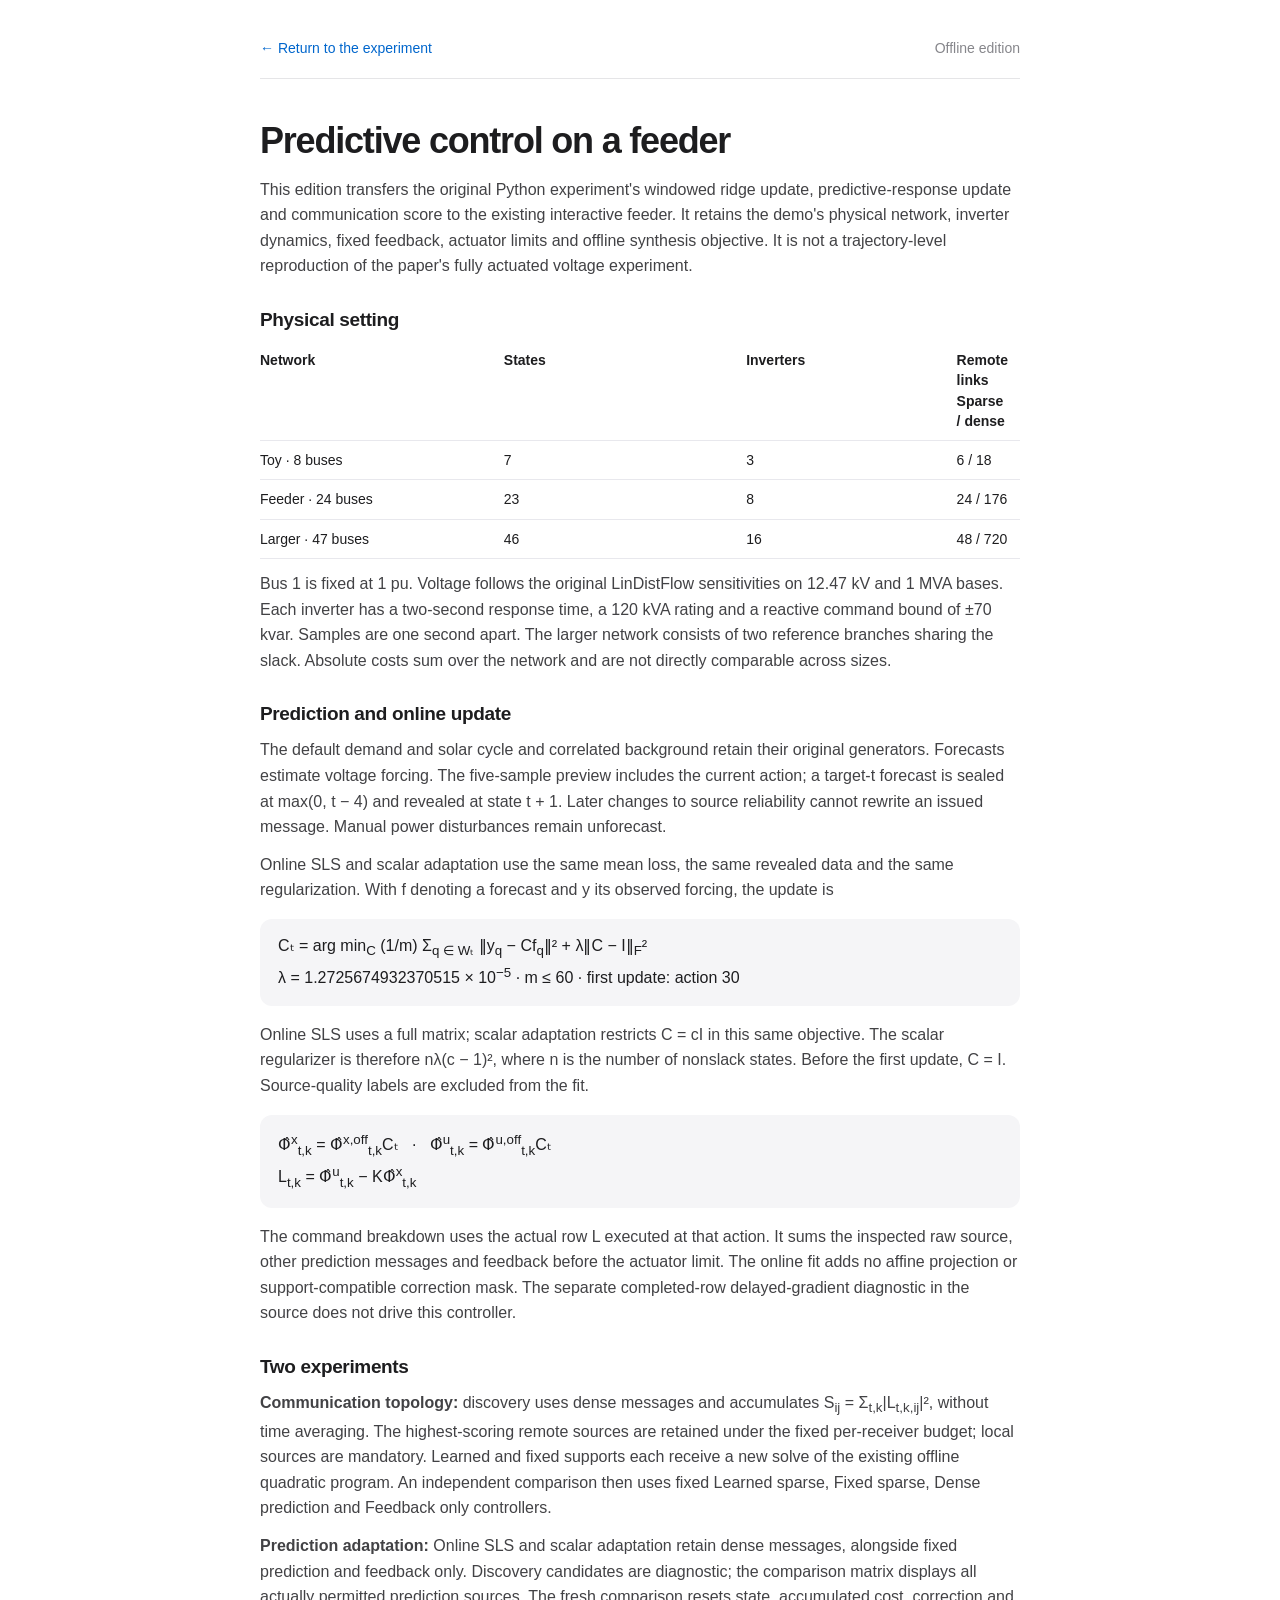
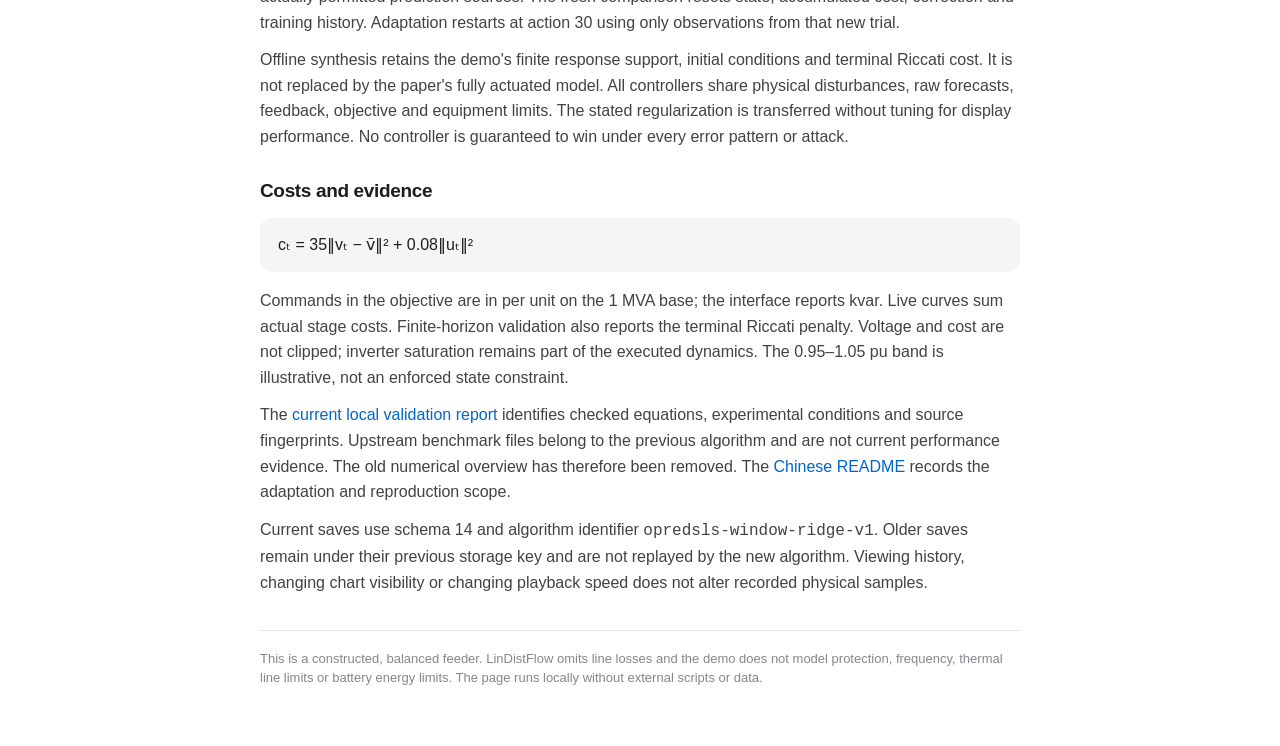
<file: environment.html>
<!doctype html>
<html lang="en">
<head>
<meta charset="utf-8">
<meta name="viewport" content="width=device-width, initial-scale=1">
<meta name="description" content="Experimental environment for the interactive LinDistFlow feeder demo.">
<title>Experimental environment · O-PredSLS Demo</title>
<style>
:root{font-family:-apple-system,BlinkMacSystemFont,"Segoe UI",sans-serif;color:#1d1d1f;background:#fff;font-synthesis:none}*{box-sizing:border-box}body{margin:0;padding:40px 24px 60px}main{max-width:760px;margin:auto}nav{display:flex;justify-content:space-between;align-items:center;font-size:14px;border-bottom:1px solid #e5e5e7;padding-bottom:22px;margin-bottom:42px}a{color:#0066cc;text-decoration:none}a:hover{text-decoration:underline}nav span{color:#86868b}h1{font-size:36px;letter-spacing:-1.2px;line-height:1.1;font-weight:650;margin:0 0 16px}p{font-size:16px;line-height:1.6;margin:12px 0;color:#424245}h2{font-size:19px;letter-spacing:-.35px;margin:30px 0 10px}table{width:100%;border-collapse:collapse;font-size:14px;line-height:1.45}th,td{text-align:left;vertical-align:top;border-bottom:1px solid #e8e8ed;padding:9px 12px 9px 0}th{font-weight:600;width:35%}.network-scenarios th{width:auto}.network-scenarios{font-size:13px}.equation{font-size:16px;line-height:1.65;background:#f5f5f7;border-radius:12px;padding:14px 18px;margin:16px 0;font-variant-numeric:tabular-nums}footer{margin-top:34px;padding-top:18px;border-top:1px solid #e5e5e7;color:#86868b;font-size:13px;line-height:1.5}@media(max-width:520px){body{padding:24px 20px}h1{font-size:30px}nav{margin-bottom:30px}th{width:40%}.equation{font-size:14px;overflow-x:auto}}@media print{body{padding:0}nav{margin-bottom:20px}h1{font-size:28px}h2{margin-top:20px}p{font-size:11pt}table,footer{font-size:10pt}.equation{font-size:11pt}a{color:inherit}main{max-width:none}}
</style>
</head>
<body><main>
<nav><a href="demo.html">← Return to the experiment</a><span>Offline edition</span></nav>
<h1>Predictive control on a feeder</h1>
<p>This edition transfers the original Python experiment's windowed ridge update, predictive-response update and communication score to the existing interactive feeder. It retains the demo's physical network, inverter dynamics, fixed feedback, actuator limits and offline synthesis objective. It is not a trajectory-level reproduction of the paper's fully actuated voltage experiment.</p>
<h2>Physical setting</h2>
<table aria-label="Network dimensions"><thead><tr><th>Network</th><th>States</th><th>Inverters</th><th>Remote links<br>Sparse / dense</th></tr></thead><tbody>
<tr><td>Toy · 8 buses</td><td>7</td><td>3</td><td>6 / 18</td></tr>
<tr><td>Feeder · 24 buses</td><td>23</td><td>8</td><td>24 / 176</td></tr>
<tr><td>Larger · 47 buses</td><td>46</td><td>16</td><td>48 / 720</td></tr>
</tbody></table>
<p>Bus 1 is fixed at 1 pu. Voltage follows the original LinDistFlow sensitivities on 12.47 kV and 1 MVA bases. Each inverter has a two-second response time, a 120 kVA rating and a reactive command bound of ±70 kvar. Samples are one second apart. The larger network consists of two reference branches sharing the slack. Absolute costs sum over the network and are not directly comparable across sizes.</p>
<h2>Prediction and online update</h2>
<p>The default demand and solar cycle and correlated background retain their original generators. Forecasts estimate voltage forcing. The five-sample preview includes the current action; a target-t forecast is sealed at max(0, t − 4) and revealed at state t + 1. Later changes to source reliability cannot rewrite an issued message. Manual power disturbances remain unforecast.</p>
<p>Online SLS and scalar adaptation use the same mean loss, the same revealed data and the same regularization. With f denoting a forecast and y its observed forcing, the update is</p>
<div class="equation">Cₜ = arg min<sub>C</sub> (1/m) Σ<sub>q ∈ Wₜ</sub> ‖y<sub>q</sub> − Cf<sub>q</sub>‖² + λ‖C − I‖<sub>F</sub>²<br>λ = 1.2725674932370515 × 10<sup>−5</sup> · m ≤ 60 · first update: action 30</div>
<p>Online SLS uses a full matrix; scalar adaptation restricts C = cI in this same objective. The scalar regularizer is therefore nλ(c − 1)², where n is the number of nonslack states. Before the first update, C = I. Source-quality labels are excluded from the fit.</p>
<div class="equation">Φ̂<sup>x</sup><sub>t,k</sub> = Φ̂<sup>x,off</sup><sub>t,k</sub>Cₜ &nbsp; · &nbsp; Φ̂<sup>u</sup><sub>t,k</sub> = Φ̂<sup>u,off</sup><sub>t,k</sub>Cₜ<br>L<sub>t,k</sub> = Φ̂<sup>u</sup><sub>t,k</sub> − KΦ̂<sup>x</sup><sub>t,k</sub></div>
<p>The command breakdown uses the actual row L executed at that action. It sums the inspected raw source, other prediction messages and feedback before the actuator limit. The online fit adds no affine projection or support-compatible correction mask. The separate completed-row delayed-gradient diagnostic in the source does not drive this controller.</p>
<h2>Two experiments</h2>
<p><strong>Communication topology:</strong> discovery uses dense messages and accumulates S<sub>ij</sub> = Σ<sub>t,k</sub>|L<sub>t,k,ij</sub>|², without time averaging. The highest-scoring remote sources are retained under the fixed per-receiver budget; local sources are mandatory. Learned and fixed supports each receive a new solve of the existing offline quadratic program. An independent comparison then uses fixed Learned sparse, Fixed sparse, Dense prediction and Feedback only controllers.</p>
<p><strong>Prediction adaptation:</strong> Online SLS and scalar adaptation retain dense messages, alongside fixed prediction and feedback only. Discovery candidates are diagnostic; the comparison matrix displays all actually permitted prediction sources. The fresh comparison resets state, accumulated cost, correction and training history. Adaptation restarts at action 30 using only observations from that new trial.</p>
<p>Offline synthesis retains the demo's finite response support, initial conditions and terminal Riccati cost. It is not replaced by the paper's fully actuated model. All controllers share physical disturbances, raw forecasts, feedback, objective and equipment limits. The stated regularization is transferred without tuning for display performance. No controller is guaranteed to win under every error pattern or attack.</p>
<h2>Costs and evidence</h2>
<div class="equation">cₜ = 35‖vₜ − v̄‖² + 0.08‖uₜ‖²</div>
<p>Commands in the objective are in per unit on the 1 MVA base; the interface reports kvar. Live curves sum actual stage costs. Finite-horizon validation also reports the terminal Riccati penalty. Voltage and cost are not clipped; inverter saturation remains part of the executed dynamics. The 0.95–1.05 pu band is illustrative, not an enforced state constraint.</p>
<p>The <a href="validation-report.json">current local validation report</a> identifies checked equations, experimental conditions and source fingerprints. Upstream benchmark files belong to the previous algorithm and are not current performance evidence. The old numerical overview has therefore been removed. The <a href="README.md">Chinese README</a> records the adaptation and reproduction scope.</p>
<p>Current saves use schema 14 and algorithm identifier <code>opredsls-window-ridge-v1</code>. Older saves remain under their previous storage key and are not replayed by the new algorithm. Viewing history, changing chart visibility or changing playback speed does not alter recorded physical samples.</p>
<footer>This is a constructed, balanced feeder. LinDistFlow omits line losses and the demo does not model protection, frequency, thermal line limits or battery energy limits. The page runs locally without external scripts or data.</footer>
</main></body></html>
</file>
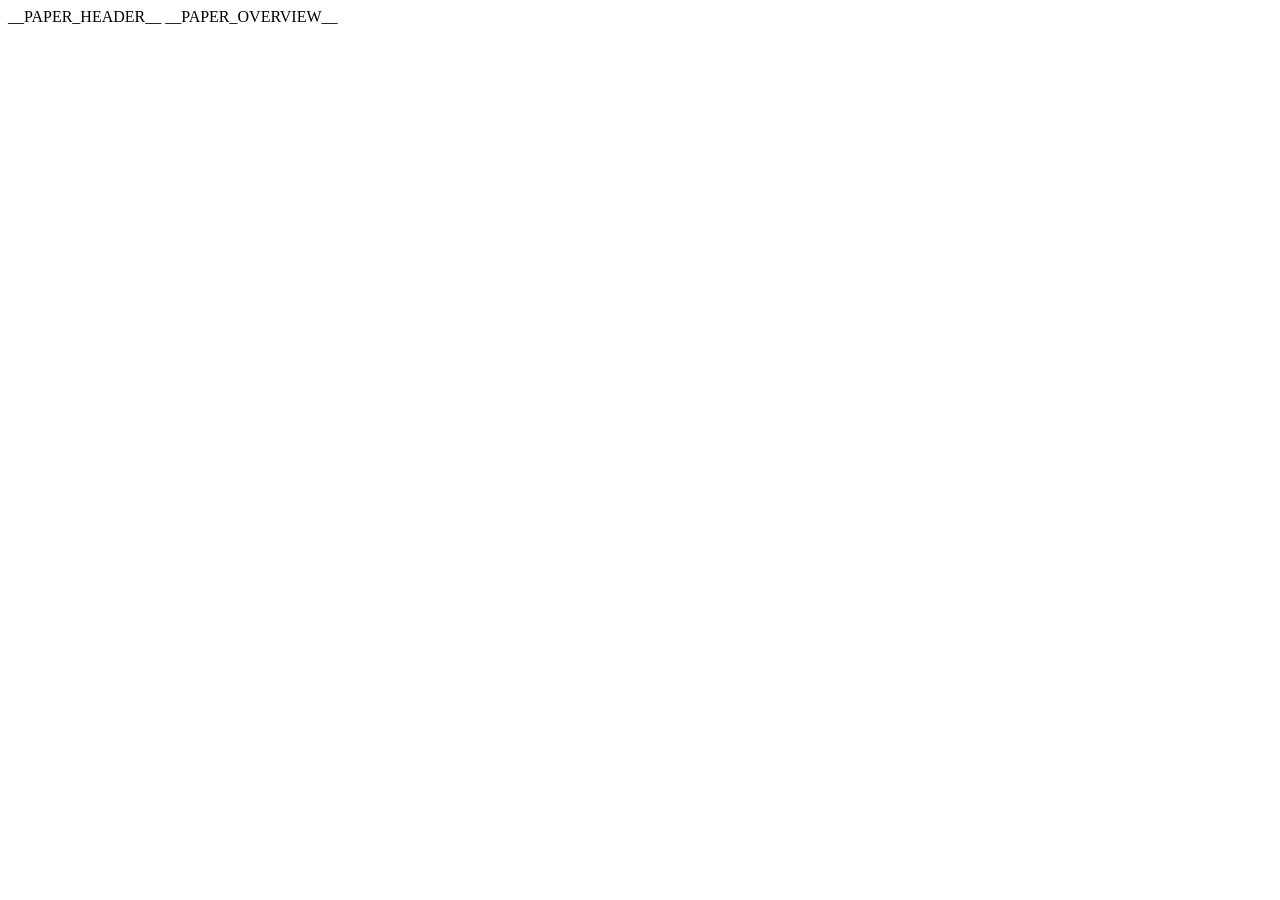
<file: src/landing-template.html>
<!doctype html>
<html lang="en">
<head>
<meta charset="utf-8">
<meta name="viewport" content="width=device-width, initial-scale=1">
<meta name="referrer" content="no-referrer">
<meta name="description" content="Online System-Level Synthesis for Prediction-Adaptive Networked Control. Yifei Wu, Jing Yu, and Tongxin Li.">
<meta http-equiv="Content-Security-Policy" content="default-src 'none'; style-src 'unsafe-inline'; font-src 'self'; img-src 'self' data:; base-uri 'none'; form-action 'none'">
<title>Online System-Level Synthesis for Prediction-Adaptive Networked Control</title>
<style>__PAPER_SHELL_CSS__</style>
</head>
<body class="research-site paper-home">
<main class="paper-home-main">
__PAPER_HEADER__
__PAPER_OVERVIEW__
</main>
</body>
</html>
</file>
